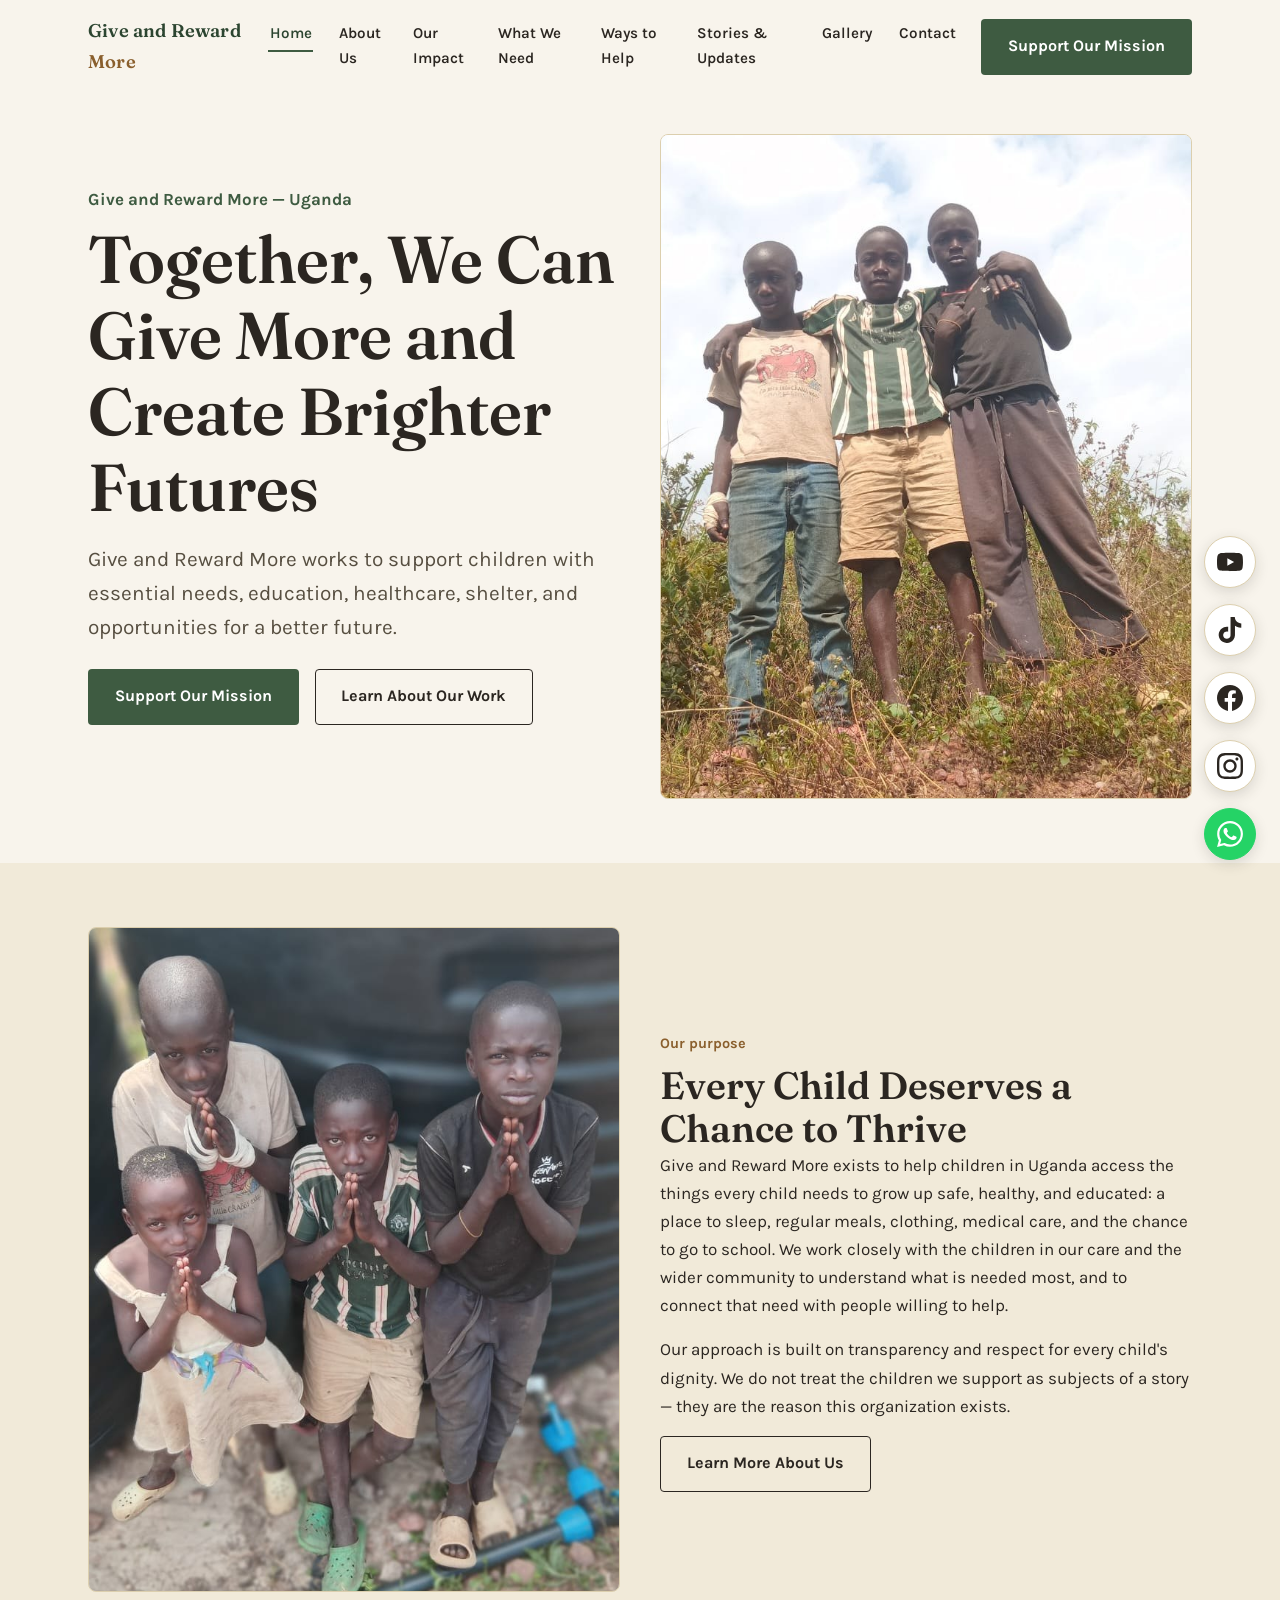
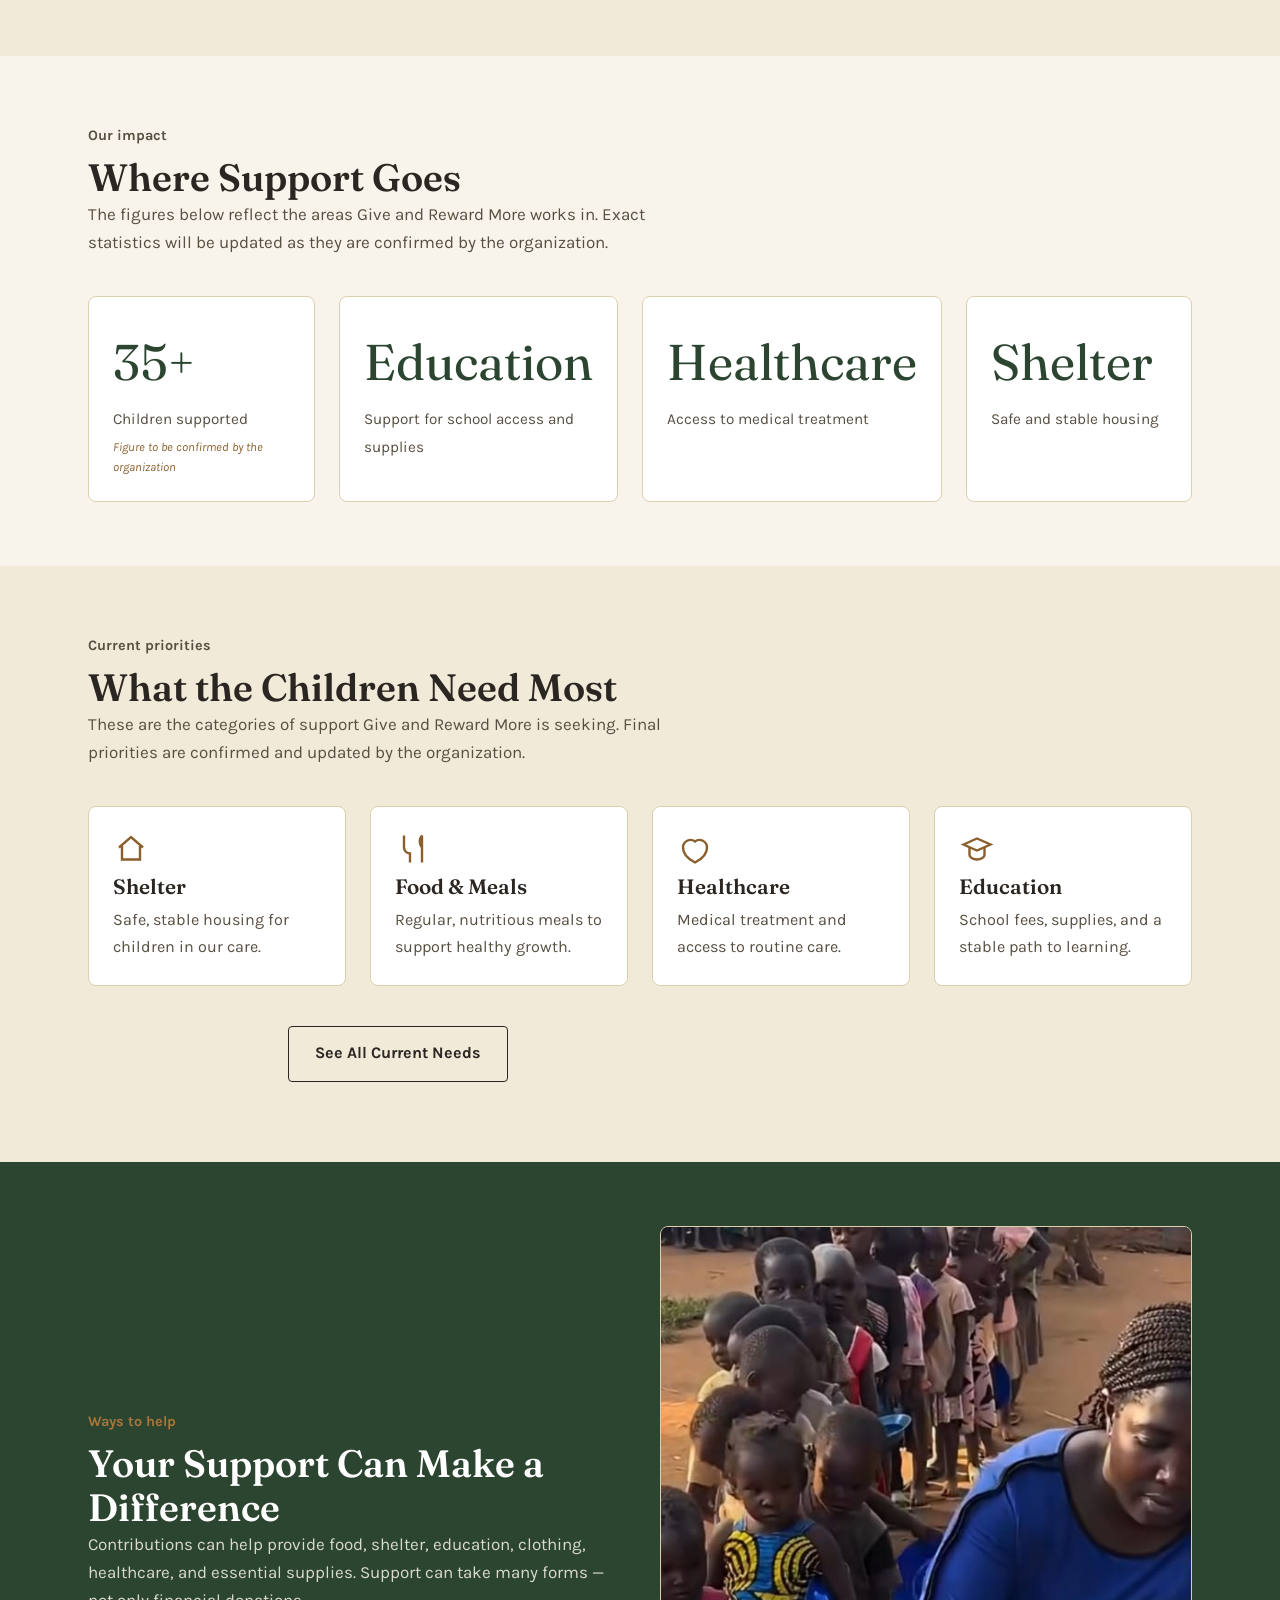
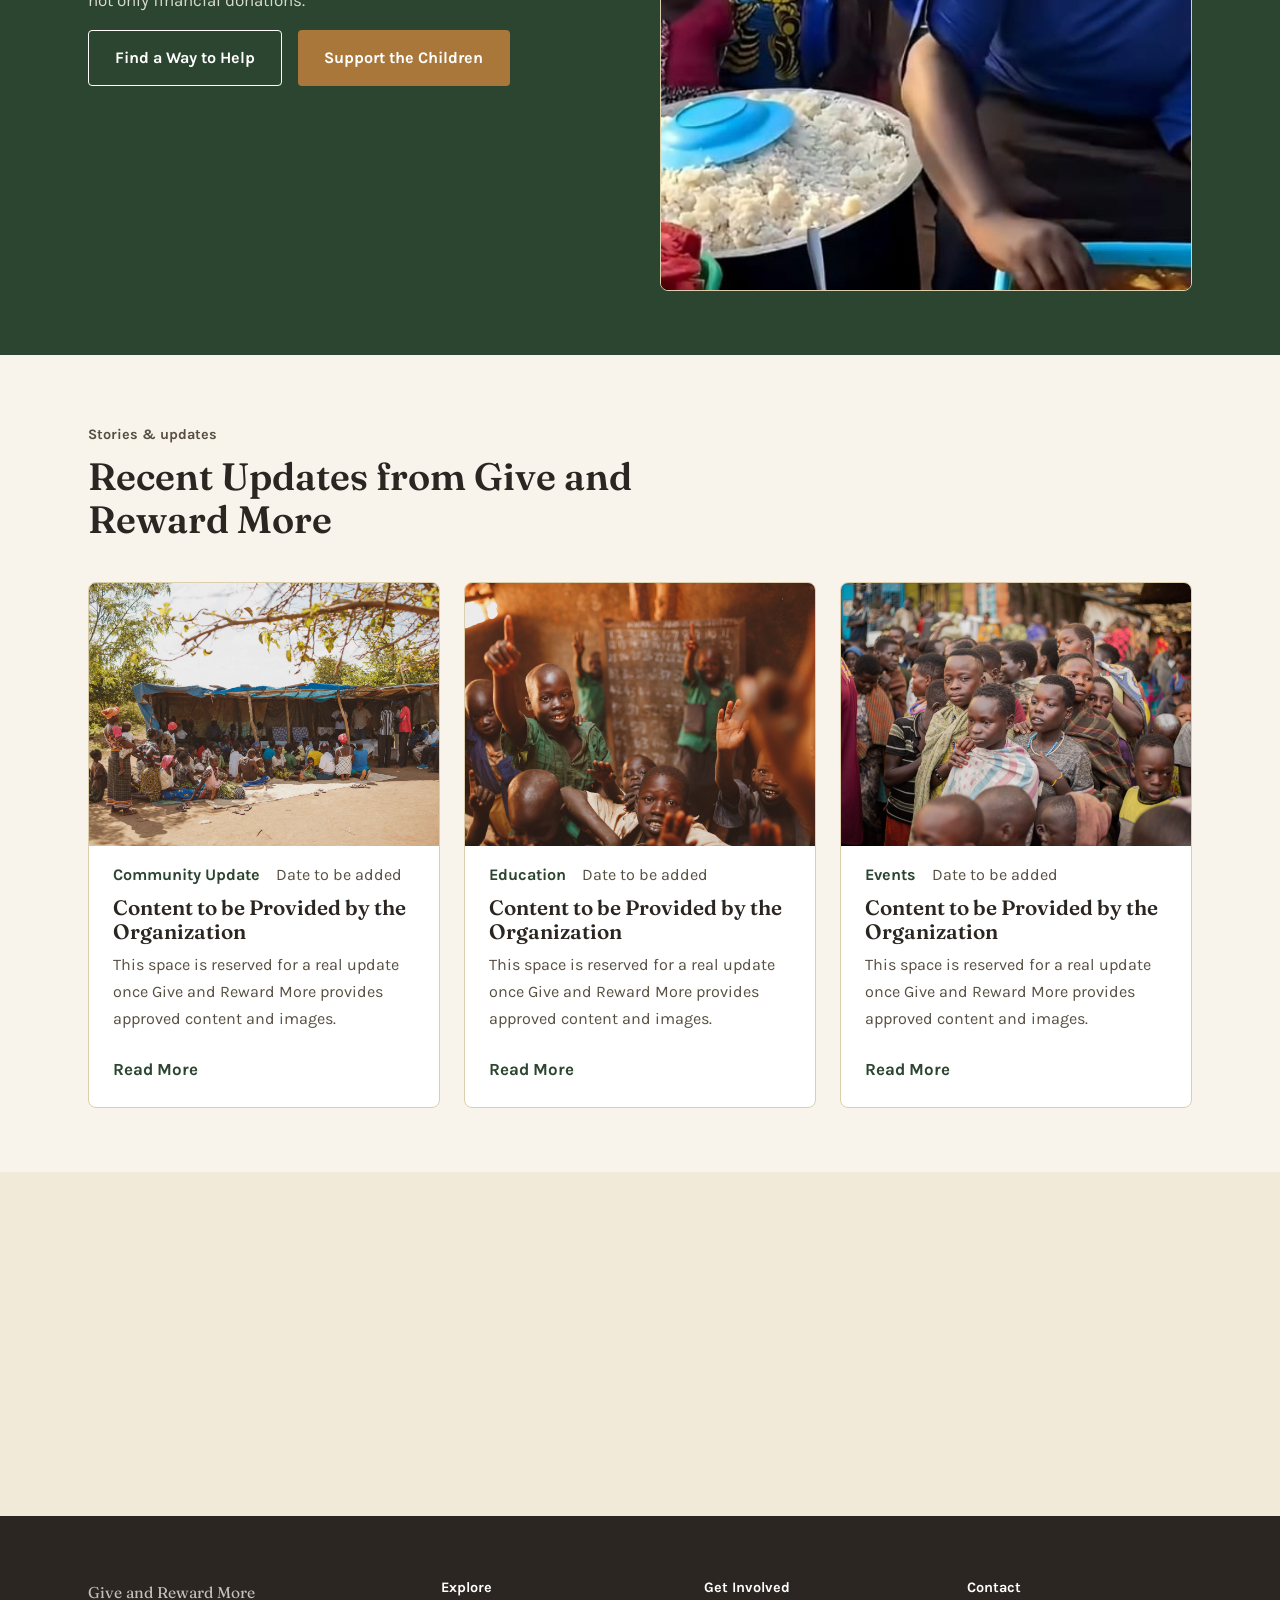
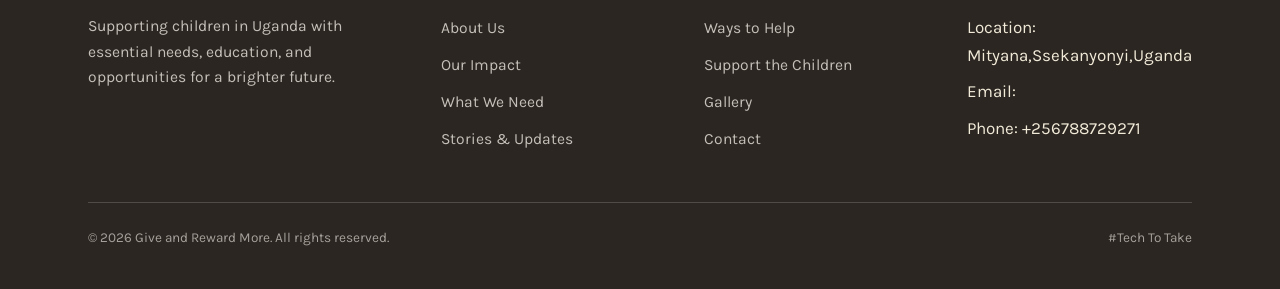
<file: index.html>
<!DOCTYPE html>
<html lang="en">
<head>
  <meta charset="UTF-8">
  <meta name="viewport" content="width=device-width, initial-scale=1.0">
  <title>Give and Reward More | Supporting Children in Uganda</title>
  <meta name="description" content="Give and Reward More supports around 35 children in Uganda with shelter, food, healthcare, education, and other essential needs. Learn how you can help.">
  <meta property="og:title" content="Give and Reward More">
  <meta property="og:description" content="Supporting children in Uganda with essential needs, education, and opportunities for a brighter future.">
  <meta property="og:type" content="website">
  <link rel="preconnect" href="https://fonts.googleapis.com">
  <link rel="preconnect" href="https://fonts.gstatic.com" crossorigin>
  <link href="https://fonts.googleapis.com/css2?family=Fraunces:opsz,wght@9..144,400;9..144,600;9..144,700&family=Karla:wght@400;500;700&display=swap" rel="stylesheet">
  <link rel="stylesheet" href="css/style.css">
  <link rel="stylesheet" href="css/responsive.css">
</head>
<body>
  <a class="skip-link" href="#main">Skip to main content</a>

  <header class="site-header">
    <div class="container nav">
      <a href="index.html" class="nav__brand">Give and Reward <span>More</span></a>

      <button class="nav__toggle" aria-expanded="false" aria-controls="primary-nav" aria-label="Open menu">
        <span></span><span></span><span></span>
      </button>

      <nav id="primary-nav" class="nav__panel" aria-label="Primary">
        <div class="nav__panel-top">
          <span class="nav__brand">Give and Reward <span>More</span></span>
          <button class="nav__close nav__toggle" aria-label="Close menu">
            <span style="transform: translateY(7px) rotate(45deg);"></span>
            <span style="opacity:0;"></span>
            <span style="transform: translateY(-7px) rotate(-45deg);"></span>
          </button>
        </div>
        <ul class="nav__links">
          <li><a href="index.html" aria-current="page">Home</a></li>
          <li><a href="about.html">About Us</a></li>
          <li><a href="impact.html">Our Impact</a></li>
          <li><a href="needs.html">What We Need</a></li>
          <li><a href="ways-to-help.html">Ways to Help</a></li>
          <li><a href="stories.html">Stories &amp; Updates</a></li>
          <li><a href="gallery.html">Gallery</a></li>
          <li><a href="contact.html">Contact</a></li>
        </ul>
        <a class="btn btn--primary nav__cta" href="ways-to-help.html">Support Our Mission</a>
      </nav>
    </div>
  </header>

  <main id="main">

    <!-- HERO -->
    <section class="hero container">
      <div class="hero__grid">
        <div>
          <p class="hero__eyebrow">Give and Reward More &mdash; Uganda</p>
          <h1>Together, We Can Give More and Create Brighter Futures</h1>
          <p class="hero__lede">Give and Reward More works to support children with essential needs, education, healthcare, shelter, and opportunities for a better future.</p>
          <div class="hero__actions">
            <a href="ways-to-help.html" class="btn btn--primary">Support Our Mission</a>
            <a href="about.html" class="btn btn--outline">Learn About Our Work</a>
          </div> 
        </div>
        <div class="hero__media">
          <img src="images/hero-community.jpg" alt="Three boys supported by Give and Reward More standing together outdoors." width="720" height="1180">
        </div>
      </div>
    </section>

    <!-- INTRODUCTION -->
    <section class="section section--alt">
      <div class="container split reveal">
        <div class="split__media">
          <img src="images/intro-mission.jpg" alt="A group of children Give and Reward More supports, gathered together near their community water tank." width="720" height="1280">
        </div>
        <div>
          <p class="kicker">Our purpose</p>
          <h2>Every Child Deserves a Chance to Thrive</h2>
          <p>Give and Reward More exists to help children in Uganda access the things every child needs to grow up safe, healthy, and educated: a place to sleep, regular meals, clothing, medical care, and the chance to go to school. We work closely with the children in our care and the wider community to understand what is needed most, and to connect that need with people willing to help.</p>
          <p>Our approach is built on transparency and respect for every child's dignity. We do not treat the children we support as subjects of a story &mdash; they are the reason this organization exists.</p>
          <a class="btn btn--outline" href="about.html">Learn More About Us</a>
        </div>
      </div>
    </section>

    <!-- IMPACT SNAPSHOT -->
    <section class="section">
      <div class="container">
        <div class="section-head reveal">
          <p class="kicker">Our impact</p>
          <h2>Where Support Goes</h2>
          <p>The figures below reflect the areas Give and Reward More works in. Exact statistics will be updated as they are confirmed by the organization.</p>
        </div>
        <div class="stats reveal">
          <div class="stat">
            <span class="stat__number" data-count-to="35" data-suffix="+">0+</span>
            <span class="stat__label">Children supported</span>
            <span class="stat__placeholder">Figure to be confirmed by the organization</span>
          </div>
          <div class="stat">
            <span class="stat__number">Education</span>
            <span class="stat__label">Support for school access and supplies</span>
          </div>
          <div class="stat">
            <span class="stat__number">Healthcare</span>
            <span class="stat__label">Access to medical treatment</span>
          </div>
          <div class="stat">
            <span class="stat__number">Shelter</span>
            <span class="stat__label">Safe and stable housing</span>
          </div>
        </div>
      </div>
    </section>

    <!-- WHAT WE NEED PREVIEW -->
    <section class="section section--alt">
      <div class="container">
        <div class="section-head reveal">
          <p class="kicker">Current priorities</p>
          <h2>What the Children Need Most</h2>
          <p>These are the categories of support Give and Reward More is seeking. Final priorities are confirmed and updated by the organization.</p>
        </div>
        <div class="help-grid reveal">
          <div class="help-item">
            <svg class="help-item__icon" viewBox="0 0 24 24" fill="none" stroke="currentColor" stroke-width="1.6" aria-hidden="true"><path d="M4 11 12 4l8 7"/><path d="M6 10v9h12v-9"/></svg>
            <h3>Shelter</h3>
            <p>Safe, stable housing for children in our care.</p>
          </div>
          <div class="help-item">
            <svg class="help-item__icon" viewBox="0 0 24 24" fill="none" stroke="currentColor" stroke-width="1.6" aria-hidden="true"><path d="M6 3v8a4 4 0 0 0 4 4v6"/><path d="M18 3c-2 2-2 6 0 8"/><path d="M18 3v18"/></svg>
            <h3>Food &amp; Meals</h3>
            <p>Regular, nutritious meals to support healthy growth.</p>
          </div>
          <div class="help-item">
            <svg class="help-item__icon" viewBox="0 0 24 24" fill="none" stroke="currentColor" stroke-width="1.6" aria-hidden="true"><path d="M12 21c-4-2-8-5-8-10a5 5 0 0 1 8-4 5 5 0 0 1 8 4c0 5-4 8-8 10Z"/></svg>
            <h3>Healthcare</h3>
            <p>Medical treatment and access to routine care.</p>
          </div>
          <div class="help-item">
            <svg class="help-item__icon" viewBox="0 0 24 24" fill="none" stroke="currentColor" stroke-width="1.6" aria-hidden="true"><path d="M3 9 12 5l9 4-9 4-9-4Z"/><path d="M7 11v5c0 1.5 2.2 3 5 3s5-1.5 5-3v-5"/></svg>
            <h3>Education</h3>
            <p>School fees, supplies, and a stable path to learning.</p>
          </div>
        </div>
        <p class="text-center" style="margin-top: var(--space-4);">
          <a class="btn btn--outline" href="needs.html">See All Current Needs</a>
        </p>
      </div>
    </section>

    <!-- WAYS TO HELP CTA -->
    <section class="section section--deep">
      <div class="container split reveal">
        <div>
          <p class="kicker" style="color: var(--color-gold);">Ways to help</p>
          <h2>Your Support Can Make a Difference</h2>
          <p style="color: rgba(248,244,236,0.85);">Contributions can help provide food, shelter, education, clothing, healthcare, and essential supplies. Support can take many forms &mdash; not only financial donations.</p>
          <div class="hero__actions">
            <a href="ways-to-help.html" class="btn btn--on-dark">Find a Way to Help</a>
            <a href="ways-to-help.html#donate" class="btn btn--gold">Support the Children</a>
          </div>
        </div>
        <div class="split__media">
          <img src="images/impact-community.jpg" alt="Children in Give and Reward More's program lining up as meals are served to the community." width="576" height="1213">
        </div>
      </div>
    </section>

    <!-- STORIES PREVIEW -->
    <section class="section">
      <div class="container">
        <div class="section-head reveal">
          <p class="kicker">Stories &amp; updates</p>
          <h2>Recent Updates from Give and Reward More</h2>
        </div>
        <div class="story-grid reveal">
          <article class="story-card">
            <div class="story-card__media">
              <img src="images/distribution.jpg" alt="Placeholder story image; an authorized photograph will be added here." width="800" height="560" loading="lazy">
            </div>
            <div class="story-card__body">
              <p class="story-card__meta"><span class="category">Community Update</span><span>Date to be added</span></p>
              <h3>Content to be Provided by the Organization</h3>
              <p>This space is reserved for a real update once Give and Reward More provides approved content and images.</p>
              <a class="story-card__link" href="stories.html">Read More</a>
            </div>
          </article>
          <article class="story-card">
            <div class="story-card__media">
              <img src="images/education-update2.jpg" alt="Placeholder story image; an authorized photograph will be added here." width="800" height="560" loading="lazy">
            </div>
            <div class="story-card__body">
              <p class="story-card__meta"><span class="category">Education</span><span>Date to be added</span></p>
              <h3>Content to be Provided by the Organization</h3>
              <p>This space is reserved for a real update once Give and Reward More provides approved content and images.</p>
              <a class="story-card__link" href="stories.html">Read More</a>
            </div>
          </article>
          <article class="story-card">
            <div class="story-card__media">
              <img src="images/gathering.jpg" alt="Placeholder story image; an authorized photograph will be added here." width="800" height="560" loading="lazy">
            </div>
            <div class="story-card__body">
              <p class="story-card__meta"><span class="category">Events</span><span>Date to be added</span></p>
              <h3>Content to be Provided by the Organization</h3>
              <p>This space is reserved for a real update once Give and Reward More provides approved content and images.</p>
              <a class="story-card__link" href="stories.html">Read More</a>
            </div>
          </article>
        </div>
      </div>
    </section>

    <!-- CONTACT CTA -->
    <section class="section section--alt">
      <div class="container text-center reveal" style="max-width: 40rem; margin-inline: auto;">
        <h2>Have a Question or Want to Partner With Us?</h2>
        <p>Whether you are an individual, a school, a healthcare provider, or an organization, we would like to hear from you.</p>
        <a class="btn btn--primary" href="contact.html">Contact Us</a>
      </div>
    </section>

  </main>

  <footer class="site-footer">
    <div class="container">
      <div class="footer-grid">
        <div class="footer-col">
          <p class="footer-brand">Give and Reward More</p>
          <p>Supporting children in Uganda with essential needs, education, and opportunities for a brighter future.</p>
        </div>
        <div class="footer-col">
          <h4>Explore</h4>
          <ul>
            <li><a href="about.html">About Us</a></li>
            <li><a href="impact.html">Our Impact</a></li>
            <li><a href="needs.html">What We Need</a></li>
            <li><a href="stories.html">Stories &amp; Updates</a></li>
          </ul>
        </div>
        <div class="footer-col">
          <h4>Get Involved</h4>
          <ul>
            <li><a href="ways-to-help.html">Ways to Help</a></li>
            <li><a href="ways-to-help.html#donate">Support the Children</a></li>
            <li><a href="gallery.html">Gallery</a></li>
            <li><a href="contact.html">Contact</a></li>
          </ul>
        </div>
        <div class="footer-col">
          <h4>Contact</h4>
          <ul>
            <li>Location: Mityana,Ssekanyonyi,Uganda</li>
            <li>Email: </li>
            <li>Phone: +256788729271</li>
          </ul>
        </div>
      </div>
      <div class="footer-bottom">
        <p>&copy; <span data-current-year>2026</span> Give and Reward More. All rights reserved.</p>
        <p>#Tech To Take</p>
      </div>
    </div>
  </footer>

  <!-- Floating Social Media & WhatsApp -->
  <div class="floating-social" aria-label="Social media and contact links">
    <a href="https://wa.me/256788729271" class="floating-social__btn floating-social__btn--whatsapp" target="_blank" rel="noopener noreferrer" aria-label="Contact us on WhatsApp">
      <svg viewBox="0 0 24 24" fill="currentColor" aria-hidden="true">
        <path d="M17.472 14.382c-.297-.149-1.758-.867-2.03-.967-.273-.099-.471-.148-.67.15-.197.297-.767.966-.94 1.164-.173.199-.347.223-.644.075-.297-.15-1.255-.463-2.39-1.475-.883-.788-1.48-1.761-1.653-2.059-.173-.297-.018-.458.13-.606.134-.133.298-.347.446-.52.149-.174.198-.298.298-.497.099-.198.05-.371-.025-.52-.075-.149-.669-1.612-.916-2.207-.242-.579-.487-.5-.669-.51-.173-.008-.371-.01-.57-.01-.198 0-.52.074-.792.372-.272.297-1.04 1.016-1.04 2.479 0 1.462 1.065 2.875 1.213 3.074.149.198 2.096 3.2 5.077 4.487.709.306 1.262.489 1.694.625.712.227 1.36.195 1.871.118.571-.085 1.758-.719 2.006-1.413.248-.694.248-1.289.173-1.413-.074-.124-.272-.198-.57-.347m-5.421 7.403h-.004a9.87 9.87 0 01-5.031-1.378l-.361-.214-3.741.982.998-3.648-.235-.374a9.86 9.86 0 01-1.51-5.26c.001-5.45 4.436-9.884 9.888-9.884 2.64 0 5.122 1.03 6.988 2.898a9.825 9.825 0 012.893 6.994c-.003 5.45-4.437 9.884-9.885 9.884m8.413-18.297A11.815 11.815 0 0012.05 0C5.495 0 .16 5.335.157 11.892c0 2.096.547 4.142 1.588 5.945L.057 24l6.305-1.654a11.882 11.882 0 005.683 1.448h.005c6.554 0 11.89-5.335 11.893-11.893a11.821 11.821 0 00-3.48-8.413z"/>
      </svg>
    </a>
    <div class="floating-social__menu" aria-label="Additional social media links">
      <a href="#" class="floating-social__btn floating-social__btn--social" aria-label="Follow us on Instagram">
        <svg viewBox="0 0 24 24" fill="currentColor" aria-hidden="true">
          <path d="M12 2.163c3.204 0 3.584.012 4.85.07 3.252.148 4.771 1.691 4.919 4.919.058 1.265.069 1.645.069 4.849 0 3.205-.012 3.584-.069 4.849-.149 3.225-1.664 4.771-4.919 4.919-1.266.058-1.644.07-4.85.07-3.204 0-3.584-.012-4.849-.07-3.26-.149-4.771-1.699-4.919-4.92-.058-1.265-.07-1.644-.07-4.849 0-3.204.013-3.583.07-4.849.149-3.227 1.664-4.771 4.919-4.919 1.266-.057 1.645-.069 4.849-.069zm0-2.163c-3.259 0-3.667.014-4.947.072-4.358.2-6.78 2.618-6.98 6.98-.059 1.281-.073 1.689-.073 4.948 0 3.259.014 3.668.072 4.948.2 4.358 2.618 6.78 6.98 6.98 1.281.058 1.689.072 4.948.072 3.259 0 3.668-.014 4.948-.072 4.354-.2 6.782-2.618 6.979-6.98.059-1.28.073-1.689.073-4.948 0-3.259-.014-3.667-.072-4.947-.196-4.354-2.617-6.78-6.979-6.98-1.281-.059-1.69-.073-4.949-.073zm0 5.838c-3.403 0-6.162 2.759-6.162 6.162s2.759 6.163 6.162 6.163 6.162-2.759 6.162-6.163c0-3.403-2.759-6.162-6.162-6.162zm0 10.162c-2.209 0-4-1.79-4-4 0-2.209 1.791-4 4-4s4 1.791 4 4c0 2.21-1.791 4-4 4zm6.406-11.845c-.796 0-1.441.645-1.441 1.44s.645 1.44 1.441 1.44c.795 0 1.439-.645 1.439-1.44s-.644-1.44-1.439-1.44z"/>
        </svg>
      </a>
      <a href="#" class="floating-social__btn floating-social__btn--social" aria-label="Follow us on Facebook">
        <svg viewBox="0 0 24 24" fill="currentColor" aria-hidden="true">
          <path d="M24 12.073c0-6.627-5.373-12-12-12s-12 5.373-12 12c0 5.99 4.388 10.954 10.125 11.854v-8.385H7.078v-3.47h3.047V9.43c0-3.007 1.792-4.669 4.533-4.669 1.312 0 2.686.235 2.686.235v2.953H15.83c-1.491 0-1.956.925-1.956 1.874v2.25h3.328l-.532 3.47h-2.796v8.385C19.612 23.027 24 18.062 24 12.073z"/>
        </svg>
      </a>
      <a href="#" class="floating-social__btn floating-social__btn--social" aria-label="Follow us on TikTok">
        <svg viewBox="0 0 24 24" fill="currentColor" aria-hidden="true">
          <path d="M12.525.02c1.31-.02 2.61-.01 3.91-.02.08 1.53.63 3.09 1.75 4.17 1.12 1.11 2.7 1.62 4.24 1.79v4.03c-1.44-.05-2.89-.35-4.2-.97-.57-.26-1.1-.59-1.62-.93-.01 2.92.01 5.84-.02 8.75-.08 1.4-.54 2.79-1.35 3.94-1.31 1.92-3.58 3.17-5.91 3.21-1.43.08-2.86-.31-4.08-1.03-2.02-1.19-3.44-3.37-3.65-5.71-.02-.5-.03-1-.01-1.49.18-1.9 1.12-3.72 2.58-4.96 1.66-1.44 3.98-2.13 6.15-1.72.02 1.48-.04 2.96-.04 4.44-.99-.32-2.15-.23-3.02.37-.63.41-1.11 1.04-1.36 1.75-.21.51-.15 1.07-.14 1.61.24 1.64 1.82 3.02 3.5 2.87 1.12-.01 2.19-.66 2.77-1.61.19-.33.4-.67.41-1.06.1-1.79.06-3.57.07-5.36.01-4.03-.01-8.05.02-12.07z"/>
        </svg>
      </a>
      <a href="#" class="floating-social__btn floating-social__btn--social" aria-label="Follow us on YouTube">
        <svg viewBox="0 0 24 24" fill="currentColor" aria-hidden="true">
          <path d="M23.498 6.186a3.016 3.016 0 0 0-2.122-2.136C19.505 3.545 12 3.545 12 3.545s-7.505 0-9.377.505A3.017 3.017 0 0 0 .502 6.186C0 8.07 0 12 0 12s0 3.93.502 5.814a3.016 3.016 0 0 0 2.122 2.136c1.871.505 9.376.505 9.376.505s7.505 0 9.377-.505a3.015 3.015 0 0 0 2.122-2.136C24 15.93 24 12 24 12s0-3.93-.502-5.814zM9.545 15.568V8.432L15.818 12l-6.273 3.568z"/>
        </svg>
      </a>
    </div>
  </div>

  <script src="js/main.js"></script>
</body>
</html>
</file>
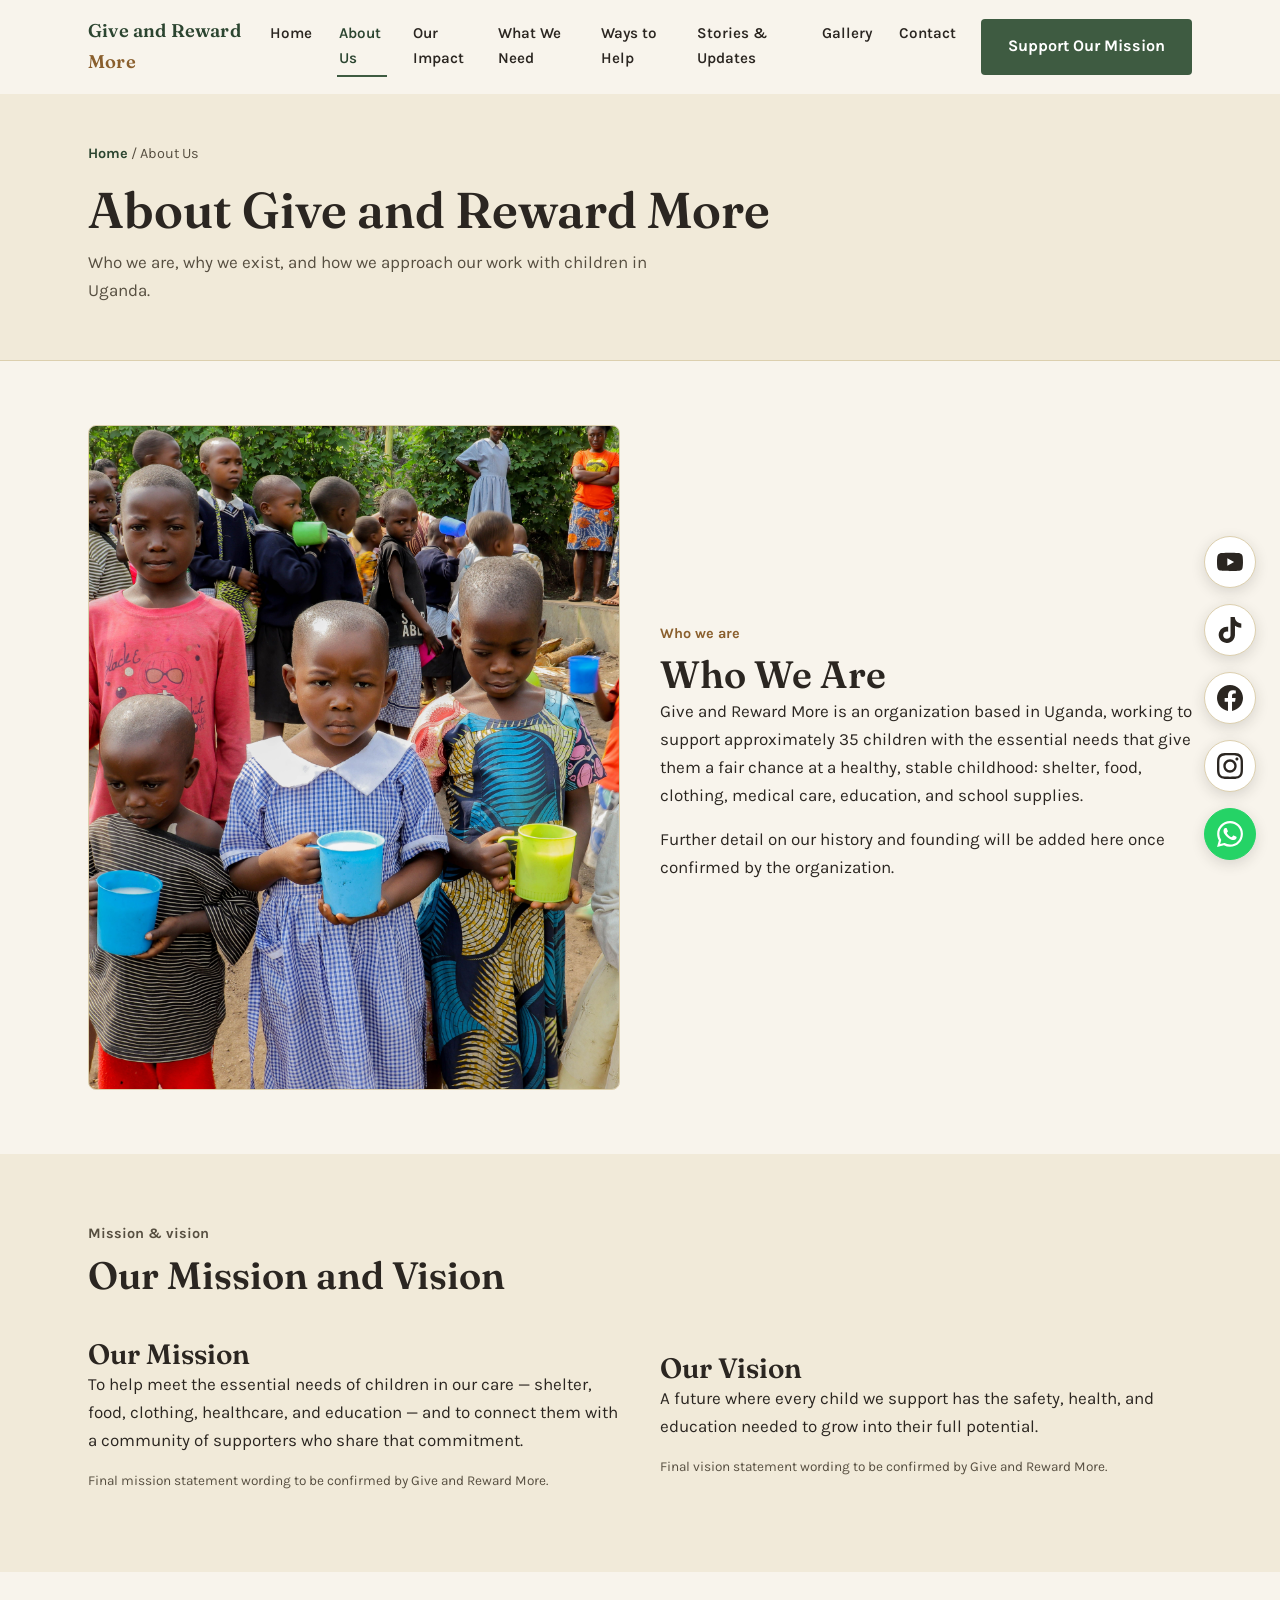
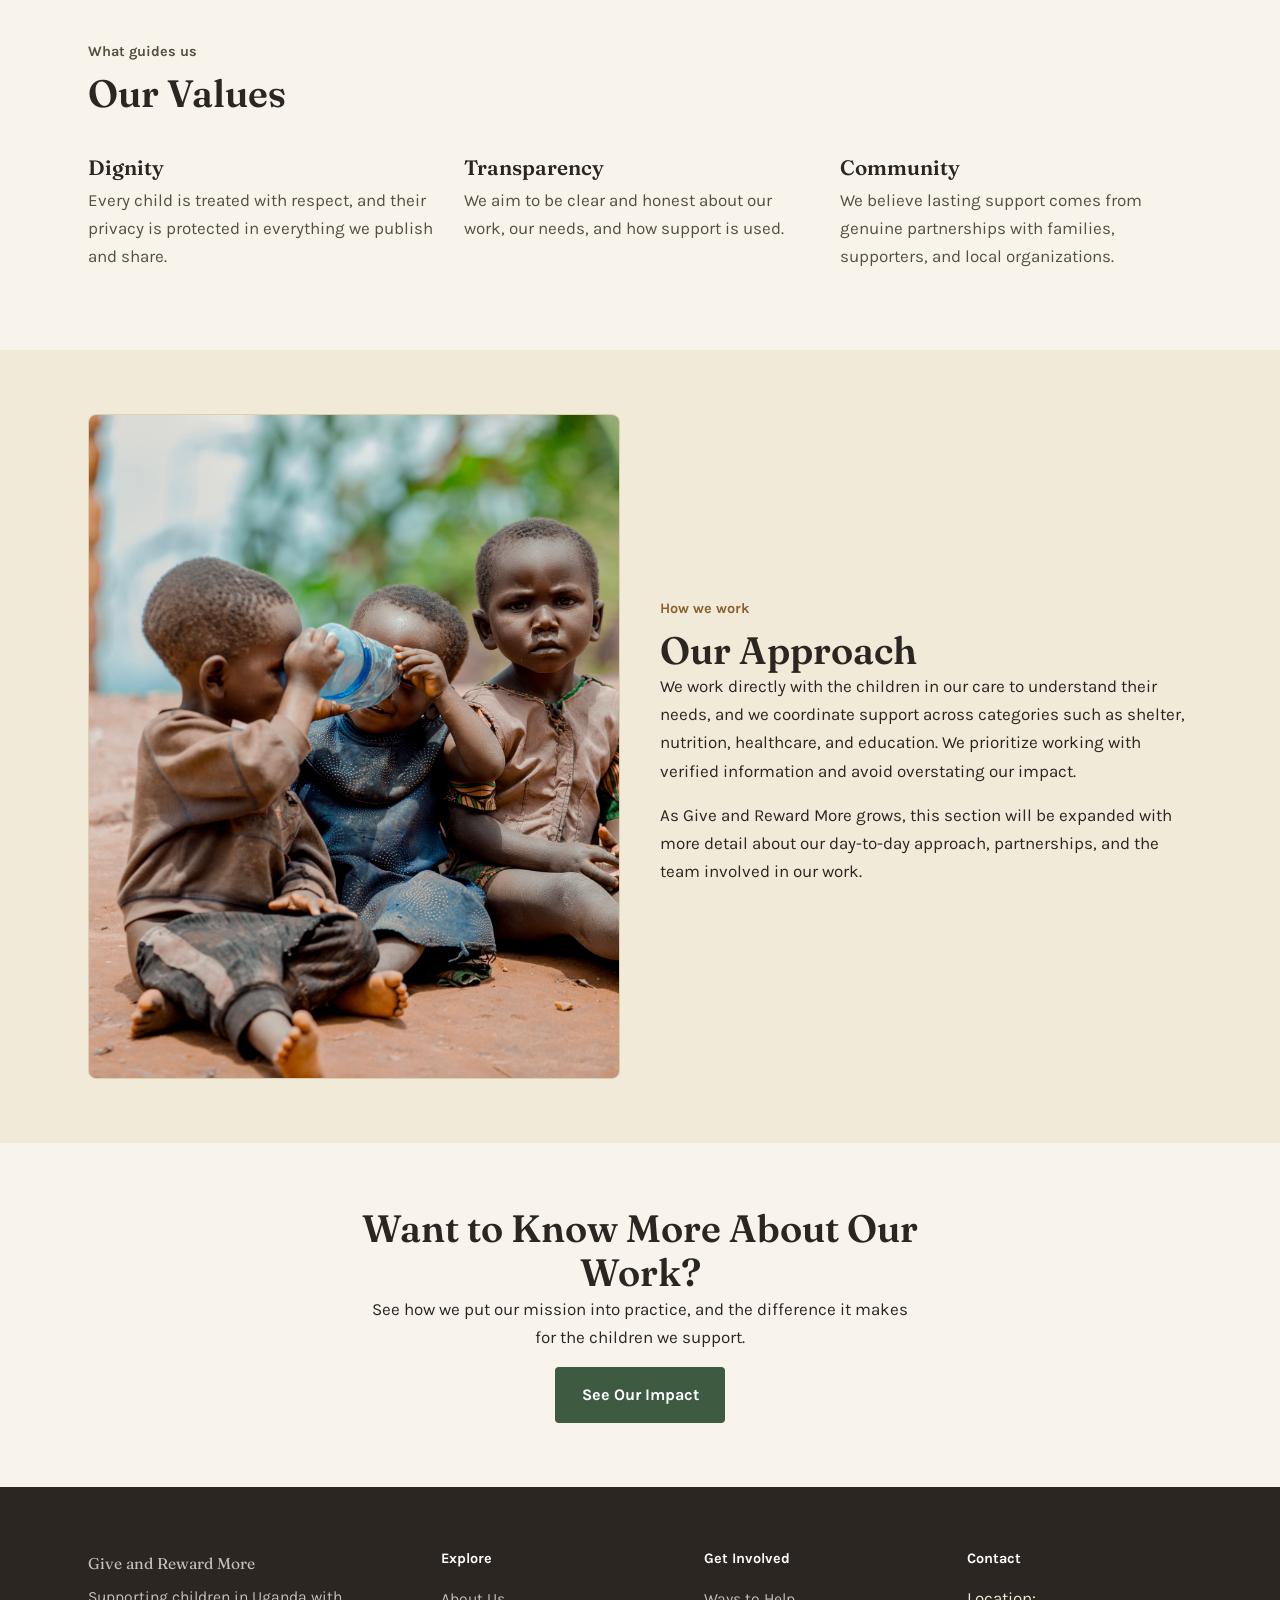
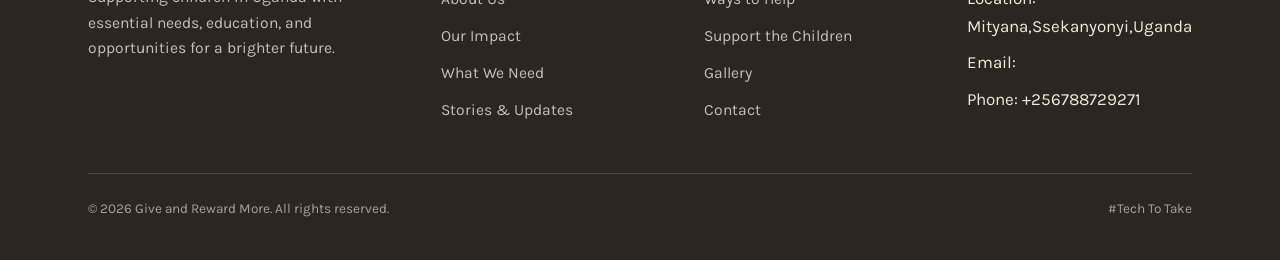
<file: about.html>
<!DOCTYPE html>
<html lang="en">
<head>
  <meta charset="UTF-8">
  <meta name="viewport" content="width=device-width, initial-scale=1.0">
  <title>About Us | Give and Reward More</title>
  <meta name="description" content="Learn about Give and Reward More's mission, vision, and approach to supporting children in Uganda.">
  <link rel="preconnect" href="https://fonts.googleapis.com">
  <link rel="preconnect" href="https://fonts.gstatic.com" crossorigin>
  <link href="https://fonts.googleapis.com/css2?family=Fraunces:opsz,wght@9..144,400;9..144,600;9..144,700&family=Karla:wght@400;500;700&display=swap" rel="stylesheet">
  <link rel="stylesheet" href="css/style.css">
  <link rel="stylesheet" href="css/responsive.css">
</head>
<body>
  <a class="skip-link" href="#main">Skip to main content</a>

  <header class="site-header">
    <div class="container nav">
      <a href="index.html" class="nav__brand">Give and Reward <span>More</span></a>
      <button class="nav__toggle" aria-expanded="false" aria-controls="primary-nav" aria-label="Open menu">
        <span></span><span></span><span></span>
      </button>
      <nav id="primary-nav" class="nav__panel" aria-label="Primary">
        <div class="nav__panel-top">
          <span class="nav__brand">Give and Reward <span>More</span></span>
          <button class="nav__close nav__toggle" aria-label="Close menu">
            <span style="transform: translateY(7px) rotate(45deg);"></span>
            <span style="opacity:0;"></span>
            <span style="transform: translateY(-7px) rotate(-45deg);"></span>
          </button>
        </div>
        <ul class="nav__links">
          <li><a href="index.html">Home</a></li>
          <li><a href="about.html" aria-current="page">About Us</a></li>
          <li><a href="impact.html">Our Impact</a></li>
          <li><a href="needs.html">What We Need</a></li>
          <li><a href="ways-to-help.html">Ways to Help</a></li>
          <li><a href="stories.html">Stories &amp; Updates</a></li>
          <li><a href="gallery.html">Gallery</a></li>
          <li><a href="contact.html">Contact</a></li>
        </ul>
        <a class="btn btn--primary nav__cta" href="ways-to-help.html">Support Our Mission</a>
      </nav>
    </div>
  </header>

  <main id="main">

    <section class="page-header">
      <div class="container">
        <p class="breadcrumb"><a href="index.html">Home</a> / About Us</p>
        <h1>About Give and Reward More</h1>
        <p>Who we are, why we exist, and how we approach our work with children in Uganda.</p>
      </div>
    </section>

    <section class="section">
      <div class="container split reveal">
        <div class="split__media">
          <img src="images/childrencenter.jpg" alt="Placeholder team or activity image; an authorized photograph will be added here." width="1200" height="900">
        </div>
        <div>
          <p class="kicker">Who we are</p>
          <h2>Who We Are</h2>
          <p>Give and Reward More is an organization based in Uganda, working to support approximately 35 children with the essential needs that give them a fair chance at a healthy, stable childhood: shelter, food, clothing, medical care, education, and school supplies.</p>
          <p>Further detail on our history and founding will be added here once confirmed by the organization.</p>
        </div>
      </div>
    </section>

    <section class="section section--alt">
      <div class="container">
        <div class="section-head reveal">
          <p class="kicker">Mission &amp; vision</p>
          <h2>Our Mission and Vision</h2>
        </div>
        <div class="split reveal">
          <div>
            <h3>Our Mission</h3>
            <p>To help meet the essential needs of children in our care &mdash; shelter, food, clothing, healthcare, and education &mdash; and to connect them with a community of supporters who share that commitment.</p>
            <p class="field-hint">Final mission statement wording to be confirmed by Give and Reward More.</p>
          </div>
          <div>
            <h3>Our Vision</h3>
            <p>A future where every child we support has the safety, health, and education needed to grow into their full potential.</p>
            <p class="field-hint">Final vision statement wording to be confirmed by Give and Reward More.</p>
          </div>
        </div>
      </div>
    </section>

    <section class="section">
      <div class="container">
        <div class="section-head reveal">
          <p class="kicker">What guides us</p>
          <h2>Our Values</h2>
        </div>
        <div class="value-list reveal">
          <div class="value-item">
            <h3>Dignity</h3>
            <p>Every child is treated with respect, and their privacy is protected in everything we publish and share.</p>
          </div>
          <div class="value-item">
            <h3>Transparency</h3>
            <p>We aim to be clear and honest about our work, our needs, and how support is used.</p>
          </div>
          <div class="value-item">
            <h3>Community</h3>
            <p>We believe lasting support comes from genuine partnerships with families, supporters, and local organizations.</p>
          </div>
        </div>
      </div>
    </section>

    <section class="section section--alt">
      <div class="container split split--reverse reveal">
        <div class="split__media">
          <img src="images/ophan-3.jpg" alt="Placeholder image representing our approach; an authorized photograph will be added here." width="1200" height="900">
        </div>
        <div>
          <p class="kicker">How we work</p>
          <h2>Our Approach</h2>
          <p>We work directly with the children in our care to understand their needs, and we coordinate support across categories such as shelter, nutrition, healthcare, and education. We prioritize working with verified information and avoid overstating our impact.</p>
          <p>As Give and Reward More grows, this section will be expanded with more detail about our day-to-day approach, partnerships, and the team involved in our work.</p>
        </div>
      </div>
    </section>

    <section class="section text-center reveal">
      <div class="container" style="max-width: 40rem; margin-inline: auto;">
        <h2>Want to Know More About Our Work?</h2>
        <p>See how we put our mission into practice, and the difference it makes for the children we support.</p>
        <a class="btn btn--primary" href="impact.html">See Our Impact</a>
      </div>
    </section>

  </main>

  <footer class="site-footer">
    <div class="container">
      <div class="footer-grid">
        <div class="footer-col">
          <p class="footer-brand">Give and Reward More</p>
          <p>Supporting children in Uganda with essential needs, education, and opportunities for a brighter future.</p>
        </div>
        <div class="footer-col">
          <h4>Explore</h4>
          <ul>
            <li><a href="about.html">About Us</a></li>
            <li><a href="impact.html">Our Impact</a></li>
            <li><a href="needs.html">What We Need</a></li>
            <li><a href="stories.html">Stories &amp; Updates</a></li>
          </ul>
        </div>
        <div class="footer-col">
          <h4>Get Involved</h4>
          <ul>
            <li><a href="ways-to-help.html">Ways to Help</a></li>
            <li><a href="ways-to-help.html#donate">Support the Children</a></li>
            <li><a href="gallery.html">Gallery</a></li>
            <li><a href="contact.html">Contact</a></li>
          </ul>
        </div>
        <div class="footer-col">
          <h4>Contact</h4>
          <ul>
            <li>Location: Mityana,Ssekanyonyi,Uganda</li>
            <li>Email: </li>
            <li>Phone: +256788729271</li>
          </ul>
        </div>
      </div>
      <div class="footer-bottom">
        <p>&copy; <span data-current-year>2026</span> Give and Reward More. All rights reserved.</p>
        <p>#Tech To Take</p>
      </div>
    </div>
  </footer>

  <!-- Floating Social Media & WhatsApp -->
  <div class="floating-social" aria-label="Social media and contact links">
    <a href="https://wa.me/256788729271" class="floating-social__btn floating-social__btn--whatsapp" target="_blank" rel="noopener noreferrer" aria-label="Contact us on WhatsApp">
      <svg viewBox="0 0 24 24" fill="currentColor" aria-hidden="true">
        <path d="M17.472 14.382c-.297-.149-1.758-.867-2.03-.967-.273-.099-.471-.148-.67.15-.197.297-.767.966-.94 1.164-.173.199-.347.223-.644.075-.297-.15-1.255-.463-2.39-1.475-.883-.788-1.48-1.761-1.653-2.059-.173-.297-.018-.458.13-.606.134-.133.298-.347.446-.52.149-.174.198-.298.298-.497.099-.198.05-.371-.025-.52-.075-.149-.669-1.612-.916-2.207-.242-.579-.487-.5-.669-.51-.173-.008-.371-.01-.57-.01-.198 0-.52.074-.792.372-.272.297-1.04 1.016-1.04 2.479 0 1.462 1.065 2.875 1.213 3.074.149.198 2.096 3.2 5.077 4.487.709.306 1.262.489 1.694.625.712.227 1.36.195 1.871.118.571-.085 1.758-.719 2.006-1.413.248-.694.248-1.289.173-1.413-.074-.124-.272-.198-.57-.347m-5.421 7.403h-.004a9.87 9.87 0 01-5.031-1.378l-.361-.214-3.741.982.998-3.648-.235-.374a9.86 9.86 0 01-1.51-5.26c.001-5.45 4.436-9.884 9.888-9.884 2.64 0 5.122 1.03 6.988 2.898a9.825 9.825 0 012.893 6.994c-.003 5.45-4.437 9.884-9.885 9.884m8.413-18.297A11.815 11.815 0 0012.05 0C5.495 0 .16 5.335.157 11.892c0 2.096.547 4.142 1.588 5.945L.057 24l6.305-1.654a11.882 11.882 0 005.683 1.448h.005c6.554 0 11.89-5.335 11.893-11.893a11.821 11.821 0 00-3.48-8.413z"/>
      </svg>
    </a>
    <div class="floating-social__menu" aria-label="Additional social media links">
      <a href="#" class="floating-social__btn floating-social__btn--social" aria-label="Follow us on Instagram">
        <svg viewBox="0 0 24 24" fill="currentColor" aria-hidden="true">
          <path d="M12 2.163c3.204 0 3.584.012 4.85.07 3.252.148 4.771 1.691 4.919 4.919.058 1.265.069 1.645.069 4.849 0 3.205-.012 3.584-.069 4.849-.149 3.225-1.664 4.771-4.919 4.919-1.266.058-1.644.07-4.85.07-3.204 0-3.584-.012-4.849-.07-3.26-.149-4.771-1.699-4.919-4.92-.058-1.265-.07-1.644-.07-4.849 0-3.204.013-3.583.07-4.849.149-3.227 1.664-4.771 4.919-4.919 1.266-.057 1.645-.069 4.849-.069zm0-2.163c-3.259 0-3.667.014-4.947.072-4.358.2-6.78 2.618-6.98 6.98-.059 1.281-.073 1.689-.073 4.948 0 3.259.014 3.668.072 4.948.2 4.358 2.618 6.78 6.98 6.98 1.281.058 1.689.072 4.948.072 3.259 0 3.668-.014 4.948-.072 4.354-.2 6.782-2.618 6.979-6.98.059-1.28.073-1.689.073-4.948 0-3.259-.014-3.667-.072-4.947-.196-4.354-2.617-6.78-6.979-6.98-1.281-.059-1.69-.073-4.949-.073zm0 5.838c-3.403 0-6.162 2.759-6.162 6.162s2.759 6.163 6.162 6.163 6.162-2.759 6.162-6.163c0-3.403-2.759-6.162-6.162-6.162zm0 10.162c-2.209 0-4-1.79-4-4 0-2.209 1.791-4 4-4s4 1.791 4 4c0 2.21-1.791 4-4 4zm6.406-11.845c-.796 0-1.441.645-1.441 1.44s.645 1.44 1.441 1.44c.795 0 1.439-.645 1.439-1.44s-.644-1.44-1.439-1.44z"/>
        </svg>
      </a>
      <a href="#" class="floating-social__btn floating-social__btn--social" aria-label="Follow us on Facebook">
        <svg viewBox="0 0 24 24" fill="currentColor" aria-hidden="true">
          <path d="M24 12.073c0-6.627-5.373-12-12-12s-12 5.373-12 12c0 5.99 4.388 10.954 10.125 11.854v-8.385H7.078v-3.47h3.047V9.43c0-3.007 1.792-4.669 4.533-4.669 1.312 0 2.686.235 2.686.235v2.953H15.83c-1.491 0-1.956.925-1.956 1.874v2.25h3.328l-.532 3.47h-2.796v8.385C19.612 23.027 24 18.062 24 12.073z"/>
        </svg>
      </a>
      <a href="#" class="floating-social__btn floating-social__btn--social" aria-label="Follow us on TikTok">
        <svg viewBox="0 0 24 24" fill="currentColor" aria-hidden="true">
          <path d="M12.525.02c1.31-.02 2.61-.01 3.91-.02.08 1.53.63 3.09 1.75 4.17 1.12 1.11 2.7 1.62 4.24 1.79v4.03c-1.44-.05-2.89-.35-4.2-.97-.57-.26-1.1-.59-1.62-.93-.01 2.92.01 5.84-.02 8.75-.08 1.4-.54 2.79-1.35 3.94-1.31 1.92-3.58 3.17-5.91 3.21-1.43.08-2.86-.31-4.08-1.03-2.02-1.19-3.44-3.37-3.65-5.71-.02-.5-.03-1-.01-1.49.18-1.9 1.12-3.72 2.58-4.96 1.66-1.44 3.98-2.13 6.15-1.72.02 1.48-.04 2.96-.04 4.44-.99-.32-2.15-.23-3.02.37-.63.41-1.11 1.04-1.36 1.75-.21.51-.15 1.07-.14 1.61.24 1.64 1.82 3.02 3.5 2.87 1.12-.01 2.19-.66 2.77-1.61.19-.33.4-.67.41-1.06.1-1.79.06-3.57.07-5.36.01-4.03-.01-8.05.02-12.07z"/>
        </svg>
      </a>
      <a href="#" class="floating-social__btn floating-social__btn--social" aria-label="Follow us on YouTube">
        <svg viewBox="0 0 24 24" fill="currentColor" aria-hidden="true">
          <path d="M23.498 6.186a3.016 3.016 0 0 0-2.122-2.136C19.505 3.545 12 3.545 12 3.545s-7.505 0-9.377.505A3.017 3.017 0 0 0 .502 6.186C0 8.07 0 12 0 12s0 3.93.502 5.814a3.016 3.016 0 0 0 2.122 2.136c1.871.505 9.376.505 9.376.505s7.505 0 9.377-.505a3.015 3.015 0 0 0 2.122-2.136C24 15.93 24 12 24 12s0-3.93-.502-5.814zM9.545 15.568V8.432L15.818 12l-6.273 3.568z"/>
        </svg>
      </a>
    </div>
  </div>

  <script src="js/main.js"></script>
</body>
</html>
</file>
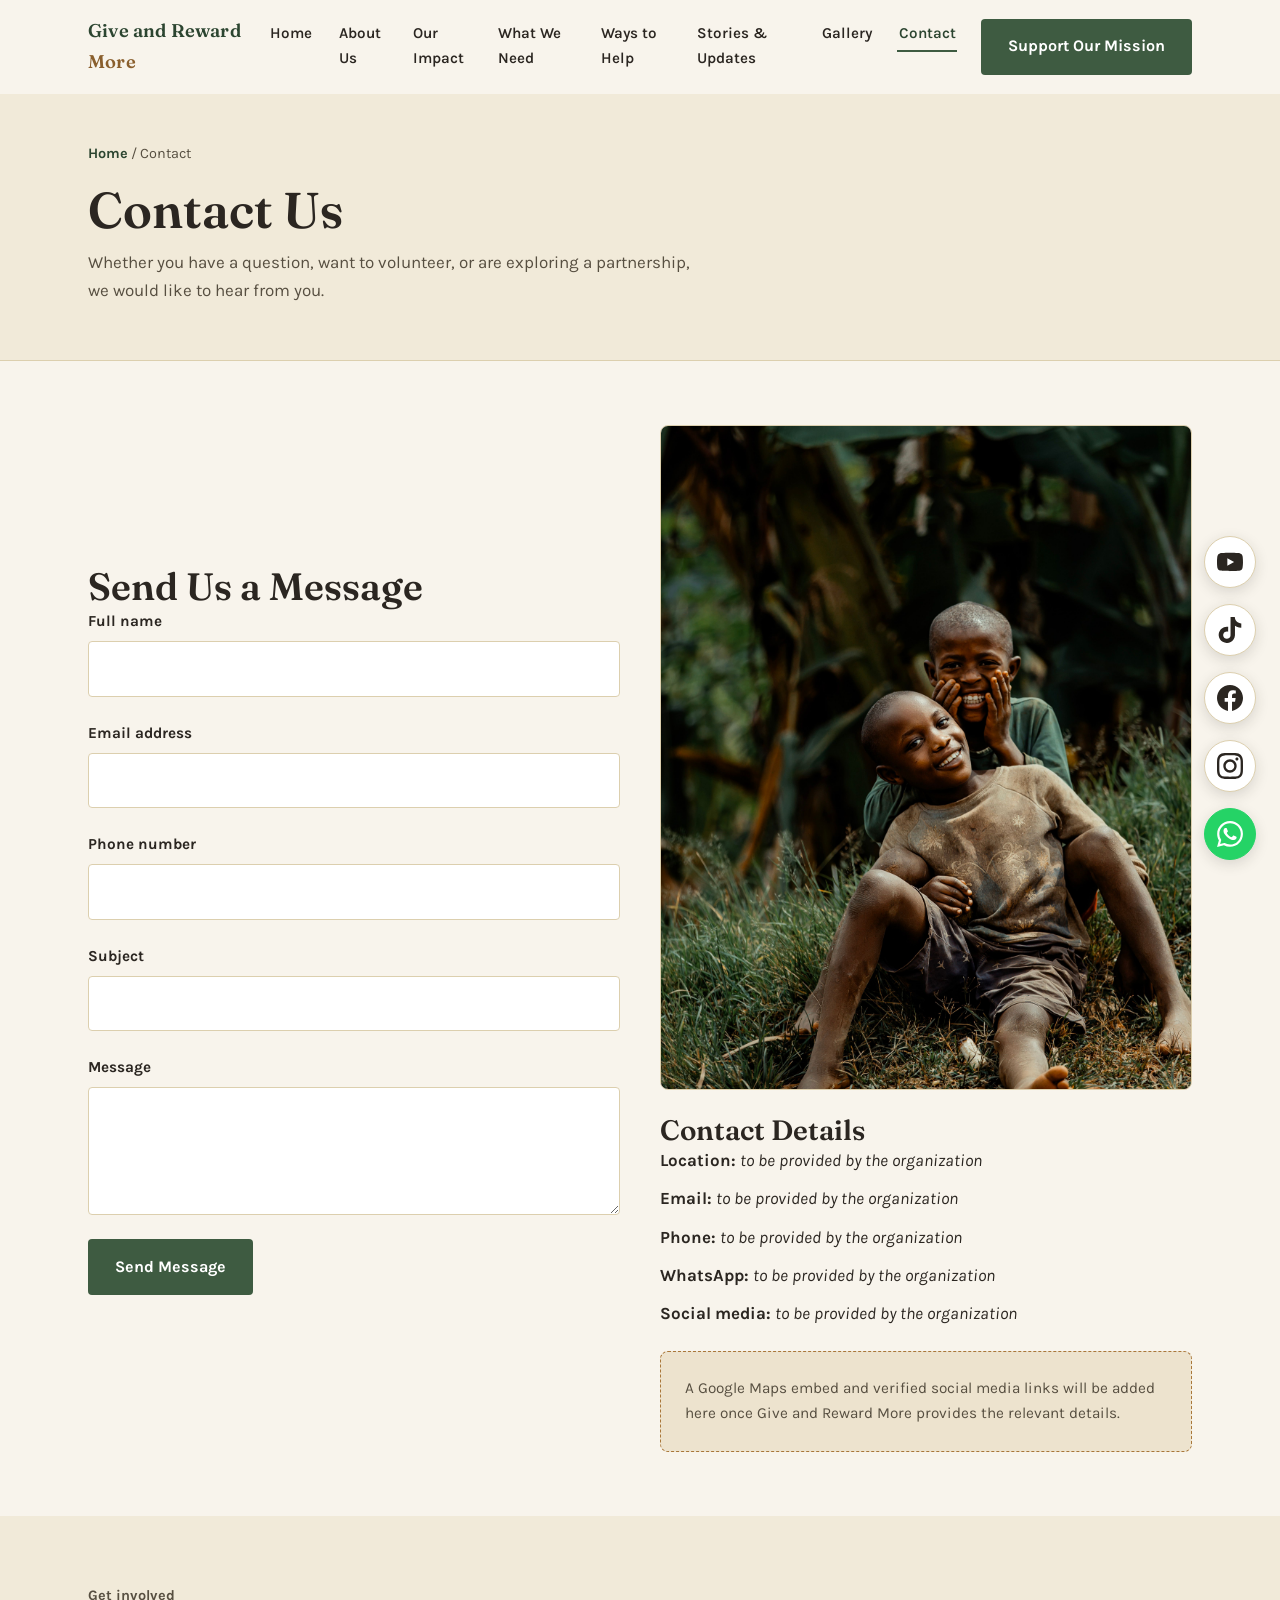
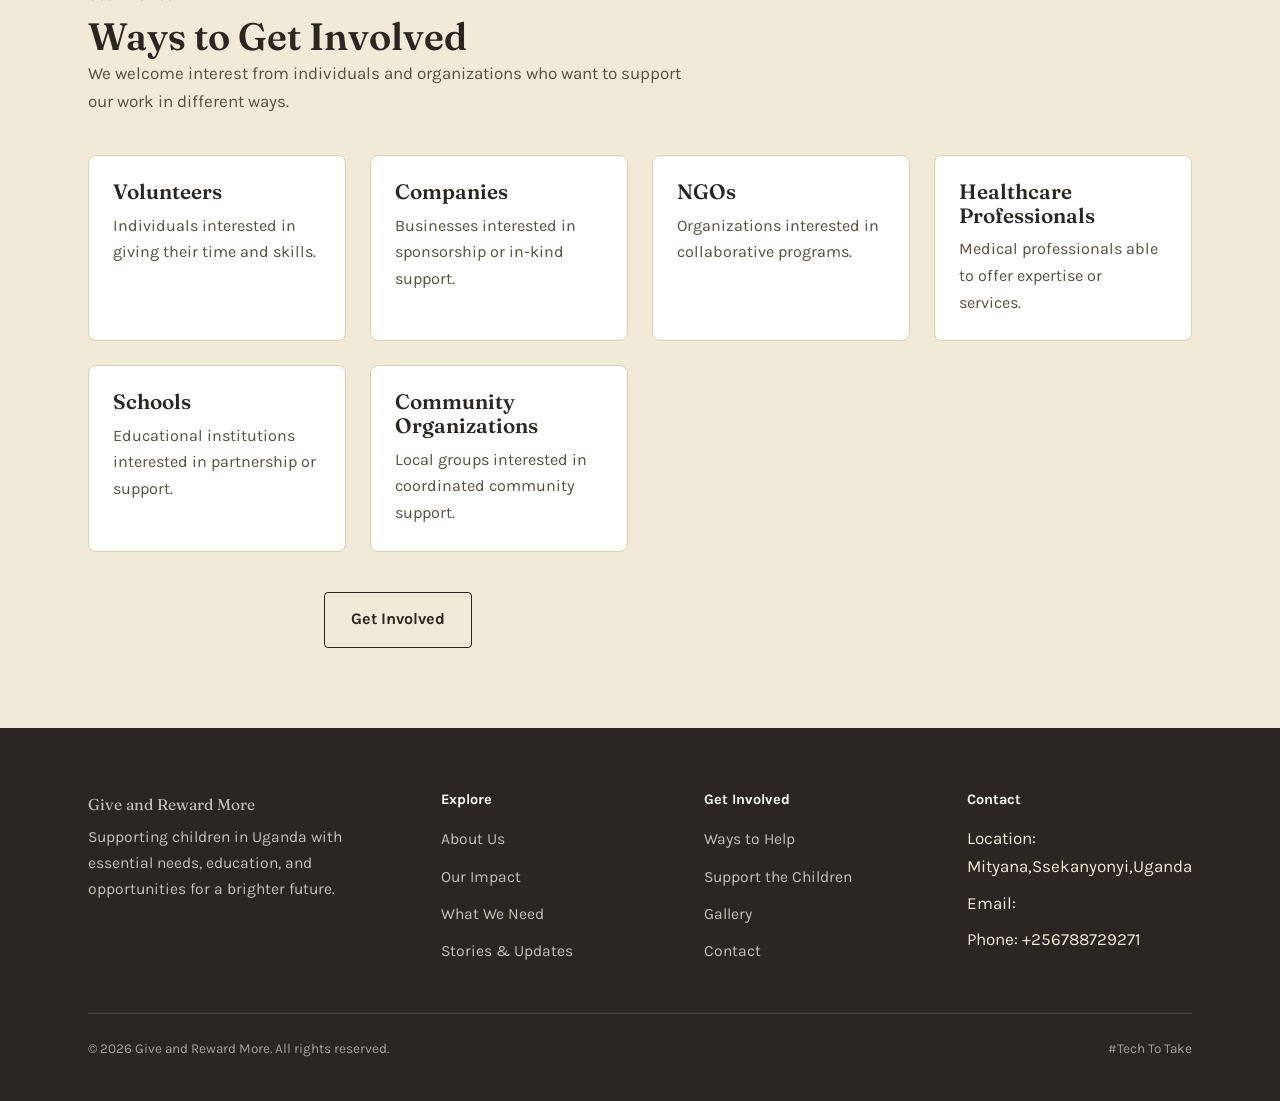
<file: contact.html>
<!DOCTYPE html>
<html lang="en">
<head>
  <meta charset="UTF-8">
  <meta name="viewport" content="width=device-width, initial-scale=1.0">
  <title>Contact Us | Give and Reward More</title>
  <meta name="description" content="Get in touch with Give and Reward More, or find out how to volunteer, partner, or get involved.">
  <link rel="preconnect" href="https://fonts.googleapis.com">
  <link rel="preconnect" href="https://fonts.gstatic.com" crossorigin>
  <link href="https://fonts.googleapis.com/css2?family=Fraunces:opsz,wght@9..144,400;9..144,600;9..144,700&family=Karla:wght@400;500;700&display=swap" rel="stylesheet">
  <link rel="stylesheet" href="css/style.css">
  <link rel="stylesheet" href="css/responsive.css">
</head>
<body>
  <a class="skip-link" href="#main">Skip to main content</a>

  <header class="site-header">
    <div class="container nav">
      <a href="index.html" class="nav__brand">Give and Reward <span>More</span></a>
      <button class="nav__toggle" aria-expanded="false" aria-controls="primary-nav" aria-label="Open menu">
        <span></span><span></span><span></span>
      </button>
      <nav id="primary-nav" class="nav__panel" aria-label="Primary">
        <div class="nav__panel-top">
          <span class="nav__brand">Give and Reward <span>More</span></span>
          <button class="nav__close nav__toggle" aria-label="Close menu">
            <span style="transform: translateY(7px) rotate(45deg);"></span>
            <span style="opacity:0;"></span>
            <span style="transform: translateY(-7px) rotate(-45deg);"></span>
          </button>
        </div>
        <ul class="nav__links">
          <li><a href="index.html">Home</a></li>
          <li><a href="about.html">About Us</a></li>
          <li><a href="impact.html">Our Impact</a></li>
          <li><a href="needs.html">What We Need</a></li>
          <li><a href="ways-to-help.html">Ways to Help</a></li>
          <li><a href="stories.html">Stories &amp; Updates</a></li>
          <li><a href="gallery.html">Gallery</a></li>
          <li><a href="contact.html" aria-current="page">Contact</a></li>
        </ul>
        <a class="btn btn--primary nav__cta" href="ways-to-help.html">Support Our Mission</a>
      </nav>
    </div>
  </header>

  <main id="main">

    <section class="page-header">
      <div class="container">
        <p class="breadcrumb"><a href="index.html">Home</a> / Contact</p>
        <h1>Contact Us</h1>
        <p>Whether you have a question, want to volunteer, or are exploring a partnership, we would like to hear from you.</p>
      </div>
    </section>

    <section class="section">
      <div class="container split reveal">
        <div>
          <h2>Send Us a Message</h2>

          <form id="contact-form" novalidate>
            <div class="form-status" role="status" tabindex="-1"></div>
            <div class="visually-hidden" aria-hidden="true">
              <label for="contact-website">Leave this field blank</label>
              <input type="text" id="contact-website" name="website" tabindex="-1" autocomplete="off">
            </div>
            <div class="form-grid">
              <div class="field">
                <label for="contact-name">Full name</label>
                <input type="text" id="contact-name" name="full_name" required autocomplete="name">
                <span class="field-error" role="alert"></span>
              </div>
              <div class="field">
                <label for="contact-email">Email address</label>
                <input type="email" id="contact-email" name="email" required autocomplete="email">
                <span class="field-error" role="alert"></span>
              </div>
              <div class="field">
                <label for="contact-phone">Phone number</label>
                <input type="tel" id="contact-phone" name="phone" autocomplete="tel">
                <span class="field-error" role="alert"></span>
              </div>
              <div class="field">
                <label for="contact-subject">Subject</label>
                <input type="text" id="contact-subject" name="subject" required>
                <span class="field-error" role="alert"></span>
              </div>
              <div class="field">
                <label for="contact-message">Message</label>
                <textarea id="contact-message" name="message" required></textarea>
                <span class="field-error" role="alert"></span>
              </div>
            </div>
            <p style="margin-top: var(--space-3);">
              <button type="submit" class="btn btn--primary">Send Message</button>
            </p>
          </form>
        </div>

        <div>
          <div class="split__media" style="margin-bottom: var(--space-3);">
            <img src="images/streetboys.jpg" alt="Placeholder location image; a photo or map will be added once provided by the organization." width="1200" height="900">
          </div>

          <h3>Contact Details</h3>
          <ul style="display:flex; flex-direction:column; gap: 0.6em; margin-bottom: var(--space-3);">
            <li><strong>Location:</strong> <em>to be provided by the organization</em></li>
            <li><strong>Email:</strong> <em>to be provided by the organization</em></li>
            <li><strong>Phone:</strong> <em>to be provided by the organization</em></li>
            <li><strong>WhatsApp:</strong> <em>to be provided by the organization</em></li>
            <li><strong>Social media:</strong> <em>to be provided by the organization</em></li>
          </ul>
          <div class="notice">
            A Google Maps embed and verified social media links will be added here once Give and Reward More provides the relevant details.
          </div>
        </div>
      </div>
    </section>

    <!-- GET INVOLVED -->
    <section class="section section--alt">
      <div class="container">
        <div class="section-head reveal">
          <p class="kicker">Get involved</p>
          <h2>Ways to Get Involved</h2>
          <p>We welcome interest from individuals and organizations who want to support our work in different ways.</p>
        </div>
        <div class="help-grid reveal">
          <div class="help-item">
            <h3>Volunteers</h3>
            <p>Individuals interested in giving their time and skills.</p>
          </div>
          <div class="help-item">
            <h3>Companies</h3>
            <p>Businesses interested in sponsorship or in-kind support.</p>
          </div>
          <div class="help-item">
            <h3>NGOs</h3>
            <p>Organizations interested in collaborative programs.</p>
          </div>
          <div class="help-item">
            <h3>Healthcare Professionals</h3>
            <p>Medical professionals able to offer expertise or services.</p>
          </div>
          <div class="help-item">
            <h3>Schools</h3>
            <p>Educational institutions interested in partnership or support.</p>
          </div>
          <div class="help-item">
            <h3>Community Organizations</h3>
            <p>Local groups interested in coordinated community support.</p>
          </div>
        </div>
        <p class="text-center" style="margin-top: var(--space-4);">
          <a class="btn btn--outline" href="ways-to-help.html#support">Get Involved</a>
        </p>
      </div>
    </section>

  </main>

  <footer class="site-footer">
    <div class="container">
      <div class="footer-grid">
        <div class="footer-col">
          <p class="footer-brand">Give and Reward More</p>
          <p>Supporting children in Uganda with essential needs, education, and opportunities for a brighter future.</p>
        </div>
        <div class="footer-col">
          <h4>Explore</h4>
          <ul>
            <li><a href="about.html">About Us</a></li>
            <li><a href="impact.html">Our Impact</a></li>
            <li><a href="needs.html">What We Need</a></li>
            <li><a href="stories.html">Stories &amp; Updates</a></li>
          </ul>
        </div>
        <div class="footer-col">
          <h4>Get Involved</h4>
          <ul>
            <li><a href="ways-to-help.html">Ways to Help</a></li>
            <li><a href="ways-to-help.html#donate">Support the Children</a></li>
            <li><a href="gallery.html">Gallery</a></li>
            <li><a href="contact.html">Contact</a></li>
          </ul>
        </div>
        <div class="footer-col">
          <h4>Contact</h4>
          <ul>
            <li>Location: Mityana,Ssekanyonyi,Uganda</li>
            <li>Email: </li>
            <li>Phone: +256788729271</li>
          </ul>
        </div>
      </div>
      <div class="footer-bottom">
        <p>&copy; <span data-current-year>2026</span> Give and Reward More. All rights reserved.</p>
        <p>#Tech To Take</p>
      </div>
    </div>
  </footer>

  <!-- Floating Social Media & WhatsApp -->
  <div class="floating-social" aria-label="Social media and contact links">
    <a href="https://wa.me/256788729271" class="floating-social__btn floating-social__btn--whatsapp" target="_blank" rel="noopener noreferrer" aria-label="Contact us on WhatsApp">
      <svg viewBox="0 0 24 24" fill="currentColor" aria-hidden="true">
        <path d="M17.472 14.382c-.297-.149-1.758-.867-2.03-.967-.273-.099-.471-.148-.67.15-.197.297-.767.966-.94 1.164-.173.199-.347.223-.644.075-.297-.15-1.255-.463-2.39-1.475-.883-.788-1.48-1.761-1.653-2.059-.173-.297-.018-.458.13-.606.134-.133.298-.347.446-.52.149-.174.198-.298.298-.497.099-.198.05-.371-.025-.52-.075-.149-.669-1.612-.916-2.207-.242-.579-.487-.5-.669-.51-.173-.008-.371-.01-.57-.01-.198 0-.52.074-.792.372-.272.297-1.04 1.016-1.04 2.479 0 1.462 1.065 2.875 1.213 3.074.149.198 2.096 3.2 5.077 4.487.709.306 1.262.489 1.694.625.712.227 1.36.195 1.871.118.571-.085 1.758-.719 2.006-1.413.248-.694.248-1.289.173-1.413-.074-.124-.272-.198-.57-.347m-5.421 7.403h-.004a9.87 9.87 0 01-5.031-1.378l-.361-.214-3.741.982.998-3.648-.235-.374a9.86 9.86 0 01-1.51-5.26c.001-5.45 4.436-9.884 9.888-9.884 2.64 0 5.122 1.03 6.988 2.898a9.825 9.825 0 012.893 6.994c-.003 5.45-4.437 9.884-9.885 9.884m8.413-18.297A11.815 11.815 0 0012.05 0C5.495 0 .16 5.335.157 11.892c0 2.096.547 4.142 1.588 5.945L.057 24l6.305-1.654a11.882 11.882 0 005.683 1.448h.005c6.554 0 11.89-5.335 11.893-11.893a11.821 11.821 0 00-3.48-8.413z"/>
      </svg>
    </a>
    <div class="floating-social__menu" aria-label="Additional social media links">
      <a href="http://Instagram.com/@bro.thersamuel" class="floating-social__btn floating-social__btn--social" aria-label="Follow us on Instagram">
        <svg viewBox="0 0 24 24" fill="currentColor" aria-hidden="true">
          <path d="M12 2.163c3.204 0 3.584.012 4.85.07 3.252.148 4.771 1.691 4.919 4.919.058 1.265.069 1.645.069 4.849 0 3.205-.012 3.584-.069 4.849-.149 3.225-1.664 4.771-4.919 4.919-1.266.058-1.644.07-4.85.07-3.204 0-3.584-.012-4.849-.07-3.26-.149-4.771-1.699-4.919-4.92-.058-1.265-.07-1.644-.07-4.849 0-3.204.013-3.583.07-4.849.149-3.227 1.664-4.771 4.919-4.919 1.266-.057 1.645-.069 4.849-.069zm0-2.163c-3.259 0-3.667.014-4.947.072-4.358.2-6.78 2.618-6.98 6.98-.059 1.281-.073 1.689-.073 4.948 0 3.259.014 3.668.072 4.948.2 4.358 2.618 6.78 6.98 6.98 1.281.058 1.689.072 4.948.072 3.259 0 3.668-.014 4.948-.072 4.354-.2 6.782-2.618 6.979-6.98.059-1.28.073-1.689.073-4.948 0-3.259-.014-3.667-.072-4.947-.196-4.354-2.617-6.78-6.979-6.98-1.281-.059-1.69-.073-4.949-.073zm0 5.838c-3.403 0-6.162 2.759-6.162 6.162s2.759 6.163 6.162 6.163 6.162-2.759 6.162-6.163c0-3.403-2.759-6.162-6.162-6.162zm0 10.162c-2.209 0-4-1.79-4-4 0-2.209 1.791-4 4-4s4 1.791 4 4c0 2.21-1.791 4-4 4zm6.406-11.845c-.796 0-1.441.645-1.441 1.44s.645 1.44 1.441 1.44c.795 0 1.439-.645 1.439-1.44s-.644-1.44-1.439-1.44z"/>
        </svg>
      </a>
      <a href="#" class="floating-social__btn floating-social__btn--social" aria-label="Follow us on Facebook">
        <svg viewBox="0 0 24 24" fill="currentColor" aria-hidden="true">
          <path d="M24 12.073c0-6.627-5.373-12-12-12s-12 5.373-12 12c0 5.99 4.388 10.954 10.125 11.854v-8.385H7.078v-3.47h3.047V9.43c0-3.007 1.792-4.669 4.533-4.669 1.312 0 2.686.235 2.686.235v2.953H15.83c-1.491 0-1.956.925-1.956 1.874v2.25h3.328l-.532 3.47h-2.796v8.385C19.612 23.027 24 18.062 24 12.073z"/>
        </svg>
      </a>
      <a href="#" class="floating-social__btn floating-social__btn--social" aria-label="Follow us on TikTok">
        <svg viewBox="0 0 24 24" fill="currentColor" aria-hidden="true">
          <path d="M12.525.02c1.31-.02 2.61-.01 3.91-.02.08 1.53.63 3.09 1.75 4.17 1.12 1.11 2.7 1.62 4.24 1.79v4.03c-1.44-.05-2.89-.35-4.2-.97-.57-.26-1.1-.59-1.62-.93-.01 2.92.01 5.84-.02 8.75-.08 1.4-.54 2.79-1.35 3.94-1.31 1.92-3.58 3.17-5.91 3.21-1.43.08-2.86-.31-4.08-1.03-2.02-1.19-3.44-3.37-3.65-5.71-.02-.5-.03-1-.01-1.49.18-1.9 1.12-3.72 2.58-4.96 1.66-1.44 3.98-2.13 6.15-1.72.02 1.48-.04 2.96-.04 4.44-.99-.32-2.15-.23-3.02.37-.63.41-1.11 1.04-1.36 1.75-.21.51-.15 1.07-.14 1.61.24 1.64 1.82 3.02 3.5 2.87 1.12-.01 2.19-.66 2.77-1.61.19-.33.4-.67.41-1.06.1-1.79.06-3.57.07-5.36.01-4.03-.01-8.05.02-12.07z"/>
        </svg>
      </a>
      <a href="#" class="floating-social__btn floating-social__btn--social" aria-label="Follow us on YouTube">
        <svg viewBox="0 0 24 24" fill="currentColor" aria-hidden="true">
          <path d="M23.498 6.186a3.016 3.016 0 0 0-2.122-2.136C19.505 3.545 12 3.545 12 3.545s-7.505 0-9.377.505A3.017 3.017 0 0 0 .502 6.186C0 8.07 0 12 0 12s0 3.93.502 5.814a3.016 3.016 0 0 0 2.122 2.136c1.871.505 9.376.505 9.376.505s7.505 0 9.377-.505a3.015 3.015 0 0 0 2.122-2.136C24 15.93 24 12 24 12s0-3.93-.502-5.814zM9.545 15.568V8.432L15.818 12l-6.273 3.568z"/>
        </svg>
      </a>
    </div>
  </div>

  <script src="js/main.js"></script>
  <script src="js/forms.js"></script>
</body>
</html>
</file>
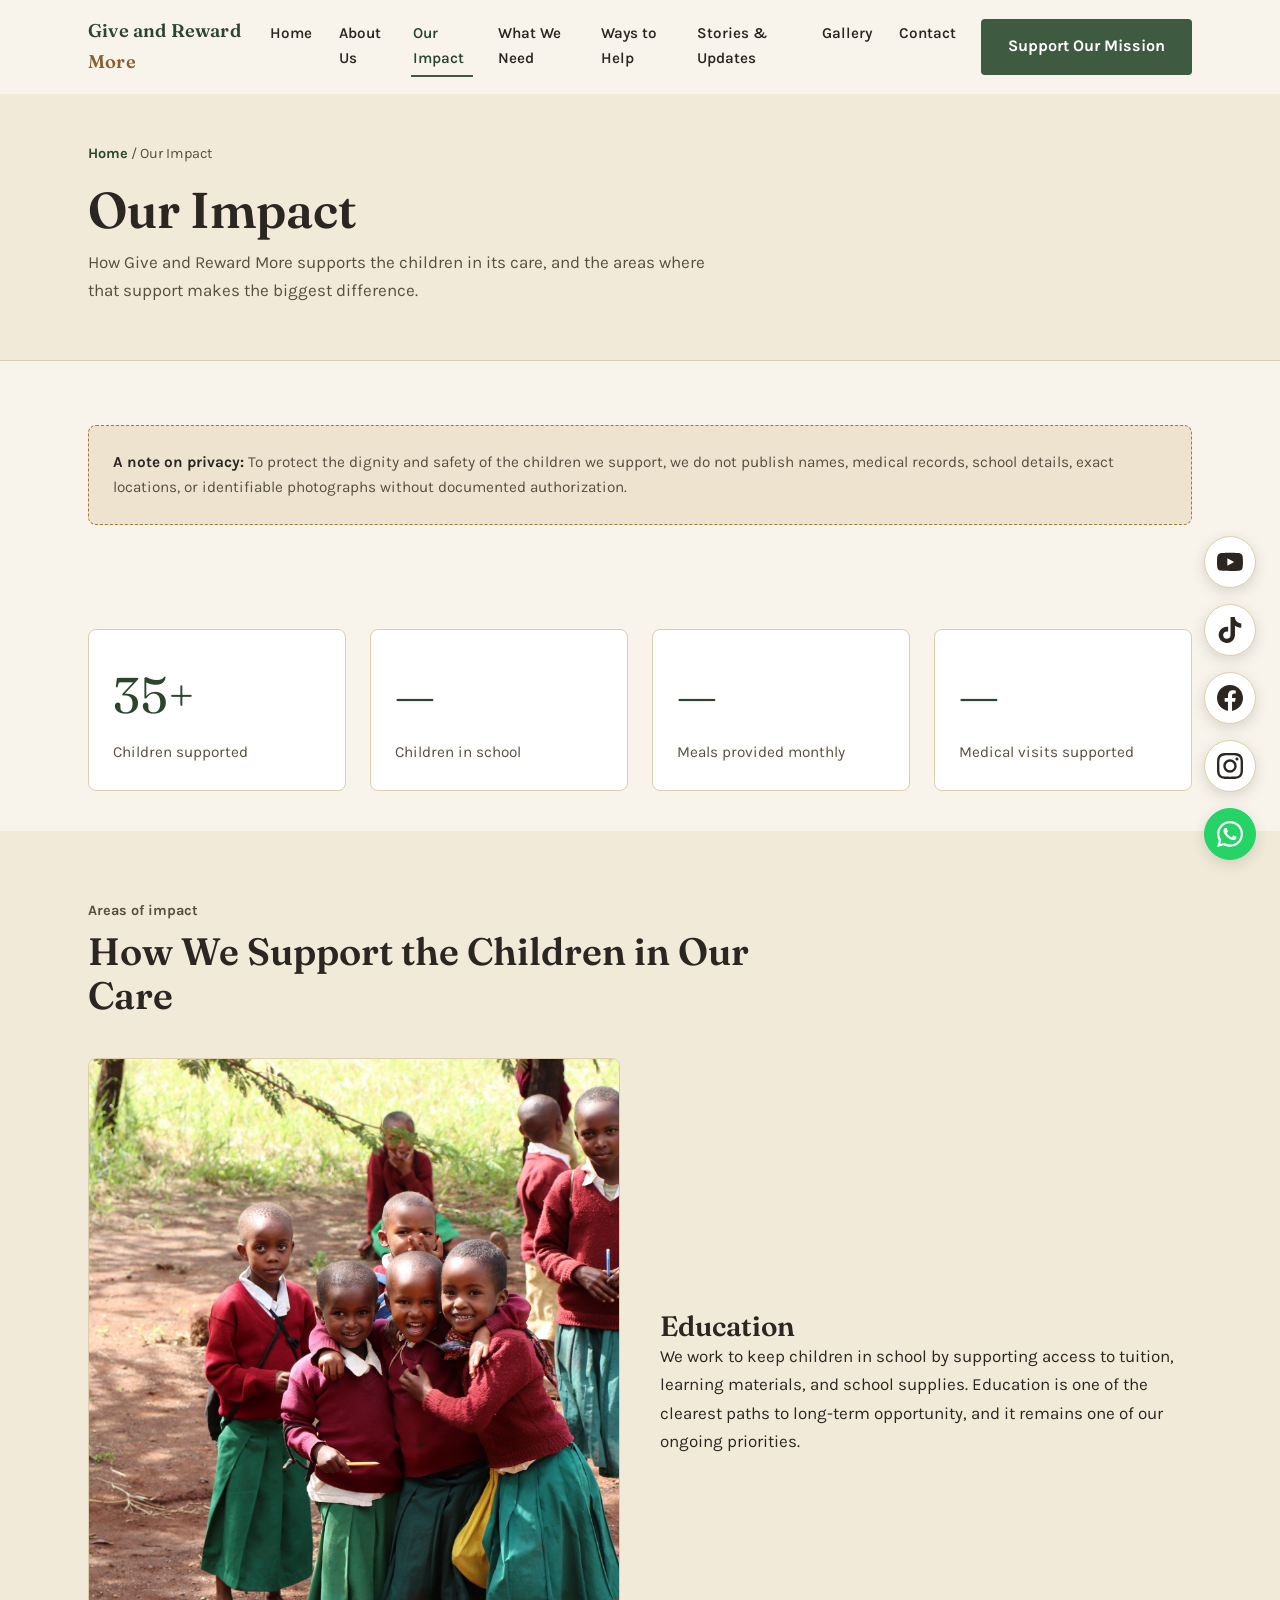
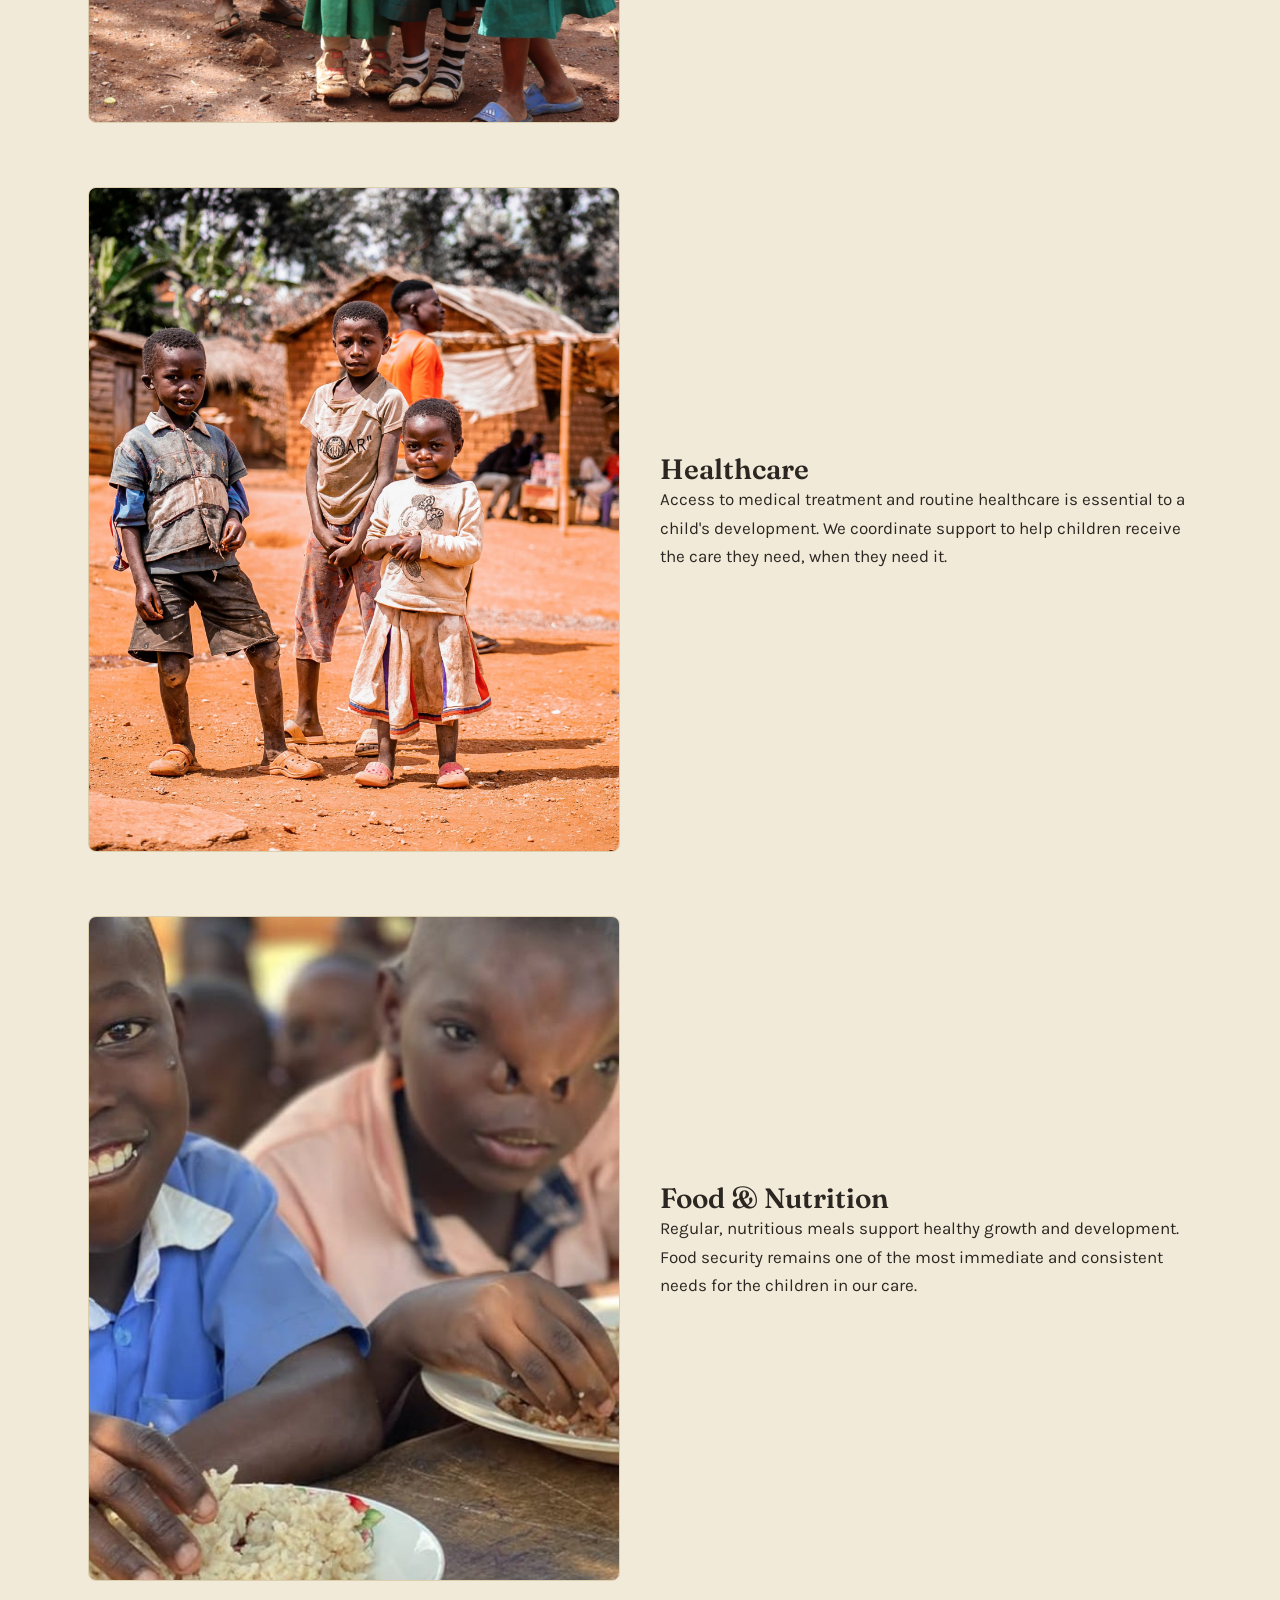
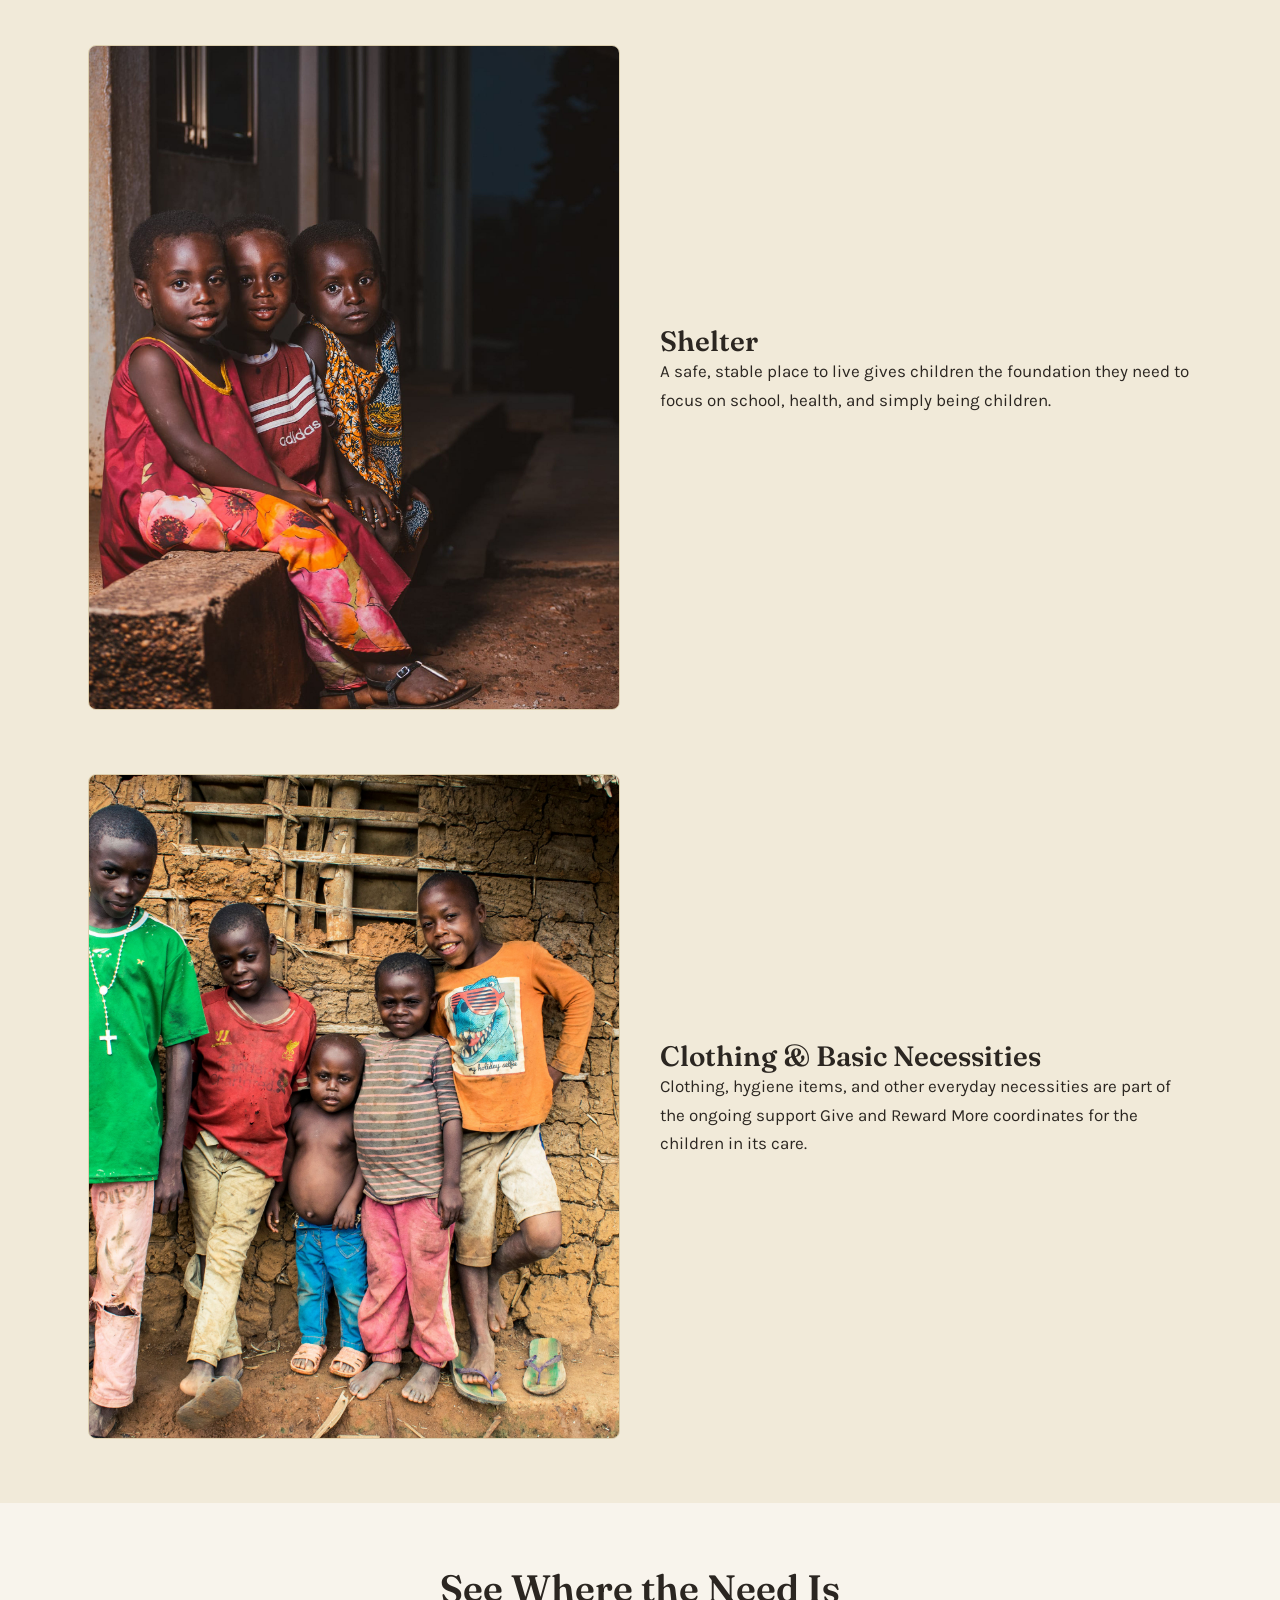
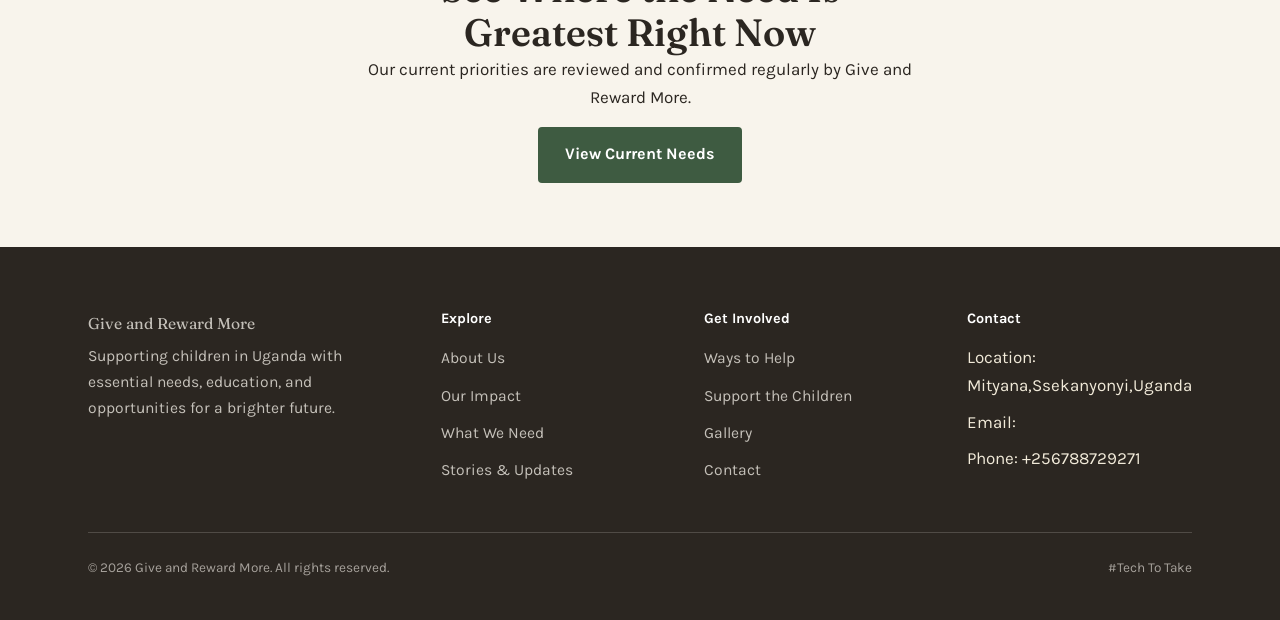
<file: impact.html>
<!DOCTYPE html>
<html lang="en">
<head>
  <meta charset="UTF-8">
  <meta name="viewport" content="width=device-width, initial-scale=1.0">
  <title>Our Impact | Give and Reward More</title>
  <meta name="description" content="See how Give and Reward More supports children in Uganda across education, healthcare, food, shelter, and community.">
  <link rel="preconnect" href="https://fonts.googleapis.com">
  <link rel="preconnect" href="https://fonts.gstatic.com" crossorigin>
  <link href="https://fonts.googleapis.com/css2?family=Fraunces:opsz,wght@9..144,400;9..144,600;9..144,700&family=Karla:wght@400;500;700&display=swap" rel="stylesheet">
  <link rel="stylesheet" href="css/style.css">
  <link rel="stylesheet" href="css/responsive.css">
</head>
<body>
  <a class="skip-link" href="#main">Skip to main content</a>

  <header class="site-header">
    <div class="container nav">
      <a href="index.html" class="nav__brand">Give and Reward <span>More</span></a>
      <button class="nav__toggle" aria-expanded="false" aria-controls="primary-nav" aria-label="Open menu">
        <span></span><span></span><span></span>
      </button>
      <nav id="primary-nav" class="nav__panel" aria-label="Primary">
        <div class="nav__panel-top">
          <span class="nav__brand">Give and Reward <span>More</span></span>
          <button class="nav__close nav__toggle" aria-label="Close menu">
            <span style="transform: translateY(7px) rotate(45deg);"></span>
            <span style="opacity:0;"></span>
            <span style="transform: translateY(-7px) rotate(-45deg);"></span>
          </button>
        </div>
        <ul class="nav__links">
          <li><a href="index.html">Home</a></li>
          <li><a href="about.html">About Us</a></li>
          <li><a href="impact.html" aria-current="page">Our Impact</a></li>
          <li><a href="needs.html">What We Need</a></li>
          <li><a href="ways-to-help.html">Ways to Help</a></li>
          <li><a href="stories.html">Stories &amp; Updates</a></li>
          <li><a href="gallery.html">Gallery</a></li>
          <li><a href="contact.html">Contact</a></li>
        </ul>
        <a class="btn btn--primary nav__cta" href="ways-to-help.html">Support Our Mission</a>
      </nav>
    </div>
  </header>

  <main id="main">

    <section class="page-header">
      <div class="container">
        <p class="breadcrumb"><a href="index.html">Home</a> / Our Impact</p>
        <h1>Our Impact</h1>
        <p>How Give and Reward More supports the children in its care, and the areas where that support makes the biggest difference.</p>
      </div>
    </section>

    <section class="section">
      <div class="container">
        <div class="notice reveal">
          <strong>A note on privacy:</strong> To protect the dignity and safety of the children we support, we do not publish names, medical records, school details, exact locations, or identifiable photographs without documented authorization.
        </div>
      </div>
    </section>

    <section class="section section--tight">
      <div class="container">
        <div class="stats reveal">
          <div class="stat">
            <span class="stat__number" data-count-to="35" data-suffix="+">0+</span>
            <span class="stat__label">Children supported</span>
            
          </div>
          <div class="stat">
            <span class="stat__number">&mdash;</span>
            <span class="stat__label">Children in school</span>
            
          </div>
          <div class="stat">
            <span class="stat__number">&mdash;</span>
            <span class="stat__label">Meals provided monthly</span>
            
          </div>
          <div class="stat">
            <span class="stat__number">&mdash;</span>
            <span class="stat__label">Medical visits supported</span>
            
          </div>
        </div>
      </div>
    </section>

    <section class="section section--alt">
      <div class="container">
        <div class="section-head reveal">
          <p class="kicker">Areas of impact</p>
          <h2>How We Support the Children in Our Care</h2>
        </div>

        <div class="split reveal" style="margin-bottom: var(--space-5);">
          <div class="split__media">
            <img src="images/education.jpg" alt="Placeholder education support image; an authorized photograph will be added here." width="900" height="700">
          </div>
          <div>
            <h3>Education</h3>
            <p>We work to keep children in school by supporting access to tuition, learning materials, and school supplies. Education is one of the clearest paths to long-term opportunity, and it remains one of our ongoing priorities.</p>
          </div>
        </div>

        <div class="split split--reverse reveal" style="margin-bottom: var(--space-5);">
          <div class="split__media">
            <img src="images/shelter.jpg" alt="Placeholder healthcare support image; an authorized photograph will be added here." width="900" height="700">
          </div>
          <div>
            <h3>Healthcare</h3>
            <p>Access to medical treatment and routine healthcare is essential to a child's development. We coordinate support to help children receive the care they need, when they need it.</p>
          </div>
        </div>

        <div class="split reveal" style="margin-bottom: var(--space-5);">
          <div class="split__media">
            <img src="images/impact-food.jpg" alt="Children supported by Give and Reward More sharing a meal together at a table." width="576" height="1239">
          </div>
          <div>
            <h3>Food &amp; Nutrition</h3>
            <p>Regular, nutritious meals support healthy growth and development. Food security remains one of the most immediate and consistent needs for the children in our care.</p>
          </div>
        </div>

        <div class="split split--reverse reveal" style="margin-bottom: var(--space-5);">
          <div class="split__media">
            <img src="images/health.jpg" alt="Placeholder shelter support image; an authorized photograph will be added here." width="900" height="700">
          </div>
          <div>
            <h3>Shelter</h3>
            <p>A safe, stable place to live gives children the foundation they need to focus on school, health, and simply being children.</p>
          </div>
        </div>

        <div class="split reveal">
          <div class="split__media">
            <img src="images/pexels-george-njukeng-424970372-15509395(1).jpg" alt="Placeholder clothing support image; an authorized photograph will be added here." width="900" height="700">
          </div>
          <div>
            <h3>Clothing &amp; Basic Necessities</h3>
            <p>Clothing, hygiene items, and other everyday necessities are part of the ongoing support Give and Reward More coordinates for the children in its care.</p>
          </div>
        </div>
      </div>
    </section>

    <section class="section text-center reveal">
      <div class="container" style="max-width: 40rem; margin-inline: auto;">
        <h2>See Where the Need Is Greatest Right Now</h2>
        <p>Our current priorities are reviewed and confirmed regularly by Give and Reward More.</p>
        <a class="btn btn--primary" href="needs.html">View Current Needs</a>
      </div>
    </section>

  </main>

  <footer class="site-footer">
    <div class="container">
      <div class="footer-grid">
        <div class="footer-col">
          <p class="footer-brand">Give and Reward More</p>
          <p>Supporting children in Uganda with essential needs, education, and opportunities for a brighter future.</p>
        </div>
        <div class="footer-col">
          <h4>Explore</h4>
          <ul>
            <li><a href="about.html">About Us</a></li>
            <li><a href="impact.html">Our Impact</a></li>
            <li><a href="needs.html">What We Need</a></li>
            <li><a href="stories.html">Stories &amp; Updates</a></li>
          </ul>
        </div>
        <div class="footer-col">
          <h4>Get Involved</h4>
          <ul>
            <li><a href="ways-to-help.html">Ways to Help</a></li>
            <li><a href="ways-to-help.html#donate">Support the Children</a></li>
            <li><a href="gallery.html">Gallery</a></li>
            <li><a href="contact.html">Contact</a></li>
          </ul>
        </div>
        <div class="footer-col">
          <h4>Contact</h4>
          <ul>
            <li>Location: Mityana,Ssekanyonyi,Uganda</li>
            <li>Email: </li>
            <li>Phone: +256788729271</li>
          </ul>
        </div>
      </div>
      <div class="footer-bottom">
        <p>&copy; <span data-current-year>2026</span> Give and Reward More. All rights reserved.</p>
        <p>#Tech To Take</p>
      </div>
    </div>
  </footer>

  <!-- Floating Social Media & WhatsApp -->
  <div class="floating-social" aria-label="Social media and contact links">
    <a href="https://wa.me/256788729271" class="floating-social__btn floating-social__btn--whatsapp" target="_blank" rel="noopener noreferrer" aria-label="Contact us on WhatsApp">
      <svg viewBox="0 0 24 24" fill="currentColor" aria-hidden="true">
        <path d="M17.472 14.382c-.297-.149-1.758-.867-2.03-.967-.273-.099-.471-.148-.67.15-.197.297-.767.966-.94 1.164-.173.199-.347.223-.644.075-.297-.15-1.255-.463-2.39-1.475-.883-.788-1.48-1.761-1.653-2.059-.173-.297-.018-.458.13-.606.134-.133.298-.347.446-.52.149-.174.198-.298.298-.497.099-.198.05-.371-.025-.52-.075-.149-.669-1.612-.916-2.207-.242-.579-.487-.5-.669-.51-.173-.008-.371-.01-.57-.01-.198 0-.52.074-.792.372-.272.297-1.04 1.016-1.04 2.479 0 1.462 1.065 2.875 1.213 3.074.149.198 2.096 3.2 5.077 4.487.709.306 1.262.489 1.694.625.712.227 1.36.195 1.871.118.571-.085 1.758-.719 2.006-1.413.248-.694.248-1.289.173-1.413-.074-.124-.272-.198-.57-.347m-5.421 7.403h-.004a9.87 9.87 0 01-5.031-1.378l-.361-.214-3.741.982.998-3.648-.235-.374a9.86 9.86 0 01-1.51-5.26c.001-5.45 4.436-9.884 9.888-9.884 2.64 0 5.122 1.03 6.988 2.898a9.825 9.825 0 012.893 6.994c-.003 5.45-4.437 9.884-9.885 9.884m8.413-18.297A11.815 11.815 0 0012.05 0C5.495 0 .16 5.335.157 11.892c0 2.096.547 4.142 1.588 5.945L.057 24l6.305-1.654a11.882 11.882 0 005.683 1.448h.005c6.554 0 11.89-5.335 11.893-11.893a11.821 11.821 0 00-3.48-8.413z"/>
      </svg>
    </a>
    <div class="floating-social__menu" aria-label="Additional social media links">
      <a href="#" class="floating-social__btn floating-social__btn--social" aria-label="Follow us on Instagram">
        <svg viewBox="0 0 24 24" fill="currentColor" aria-hidden="true">
          <path d="M12 2.163c3.204 0 3.584.012 4.85.07 3.252.148 4.771 1.691 4.919 4.919.058 1.265.069 1.645.069 4.849 0 3.205-.012 3.584-.069 4.849-.149 3.225-1.664 4.771-4.919 4.919-1.266.058-1.644.07-4.85.07-3.204 0-3.584-.012-4.849-.07-3.26-.149-4.771-1.699-4.919-4.92-.058-1.265-.07-1.644-.07-4.849 0-3.204.013-3.583.07-4.849.149-3.227 1.664-4.771 4.919-4.919 1.266-.057 1.645-.069 4.849-.069zm0-2.163c-3.259 0-3.667.014-4.947.072-4.358.2-6.78 2.618-6.98 6.98-.059 1.281-.073 1.689-.073 4.948 0 3.259.014 3.668.072 4.948.2 4.358 2.618 6.78 6.98 6.98 1.281.058 1.689.072 4.948.072 3.259 0 3.668-.014 4.948-.072 4.354-.2 6.782-2.618 6.979-6.98.059-1.28.073-1.689.073-4.948 0-3.259-.014-3.667-.072-4.947-.196-4.354-2.617-6.78-6.979-6.98-1.281-.059-1.69-.073-4.949-.073zm0 5.838c-3.403 0-6.162 2.759-6.162 6.162s2.759 6.163 6.162 6.163 6.162-2.759 6.162-6.163c0-3.403-2.759-6.162-6.162-6.162zm0 10.162c-2.209 0-4-1.79-4-4 0-2.209 1.791-4 4-4s4 1.791 4 4c0 2.21-1.791 4-4 4zm6.406-11.845c-.796 0-1.441.645-1.441 1.44s.645 1.44 1.441 1.44c.795 0 1.439-.645 1.439-1.44s-.644-1.44-1.439-1.44z"/>
        </svg>
      </a>
      <a href="#" class="floating-social__btn floating-social__btn--social" aria-label="Follow us on Facebook">
        <svg viewBox="0 0 24 24" fill="currentColor" aria-hidden="true">
          <path d="M24 12.073c0-6.627-5.373-12-12-12s-12 5.373-12 12c0 5.99 4.388 10.954 10.125 11.854v-8.385H7.078v-3.47h3.047V9.43c0-3.007 1.792-4.669 4.533-4.669 1.312 0 2.686.235 2.686.235v2.953H15.83c-1.491 0-1.956.925-1.956 1.874v2.25h3.328l-.532 3.47h-2.796v8.385C19.612 23.027 24 18.062 24 12.073z"/>
        </svg>
      </a>
      <a href="#" class="floating-social__btn floating-social__btn--social" aria-label="Follow us on TikTok">
        <svg viewBox="0 0 24 24" fill="currentColor" aria-hidden="true">
          <path d="M12.525.02c1.31-.02 2.61-.01 3.91-.02.08 1.53.63 3.09 1.75 4.17 1.12 1.11 2.7 1.62 4.24 1.79v4.03c-1.44-.05-2.89-.35-4.2-.97-.57-.26-1.1-.59-1.62-.93-.01 2.92.01 5.84-.02 8.75-.08 1.4-.54 2.79-1.35 3.94-1.31 1.92-3.58 3.17-5.91 3.21-1.43.08-2.86-.31-4.08-1.03-2.02-1.19-3.44-3.37-3.65-5.71-.02-.5-.03-1-.01-1.49.18-1.9 1.12-3.72 2.58-4.96 1.66-1.44 3.98-2.13 6.15-1.72.02 1.48-.04 2.96-.04 4.44-.99-.32-2.15-.23-3.02.37-.63.41-1.11 1.04-1.36 1.75-.21.51-.15 1.07-.14 1.61.24 1.64 1.82 3.02 3.5 2.87 1.12-.01 2.19-.66 2.77-1.61.19-.33.4-.67.41-1.06.1-1.79.06-3.57.07-5.36.01-4.03-.01-8.05.02-12.07z"/>
        </svg>
      </a>
      <a href="#" class="floating-social__btn floating-social__btn--social" aria-label="Follow us on YouTube">
        <svg viewBox="0 0 24 24" fill="currentColor" aria-hidden="true">
          <path d="M23.498 6.186a3.016 3.016 0 0 0-2.122-2.136C19.505 3.545 12 3.545 12 3.545s-7.505 0-9.377.505A3.017 3.017 0 0 0 .502 6.186C0 8.07 0 12 0 12s0 3.93.502 5.814a3.016 3.016 0 0 0 2.122 2.136c1.871.505 9.376.505 9.376.505s7.505 0 9.377-.505a3.015 3.015 0 0 0 2.122-2.136C24 15.93 24 12 24 12s0-3.93-.502-5.814zM9.545 15.568V8.432L15.818 12l-6.273 3.568z"/>
        </svg>
      </a>
    </div>
  </div>

  <script src="js/main.js"></script>
</body>
</html>
</file>
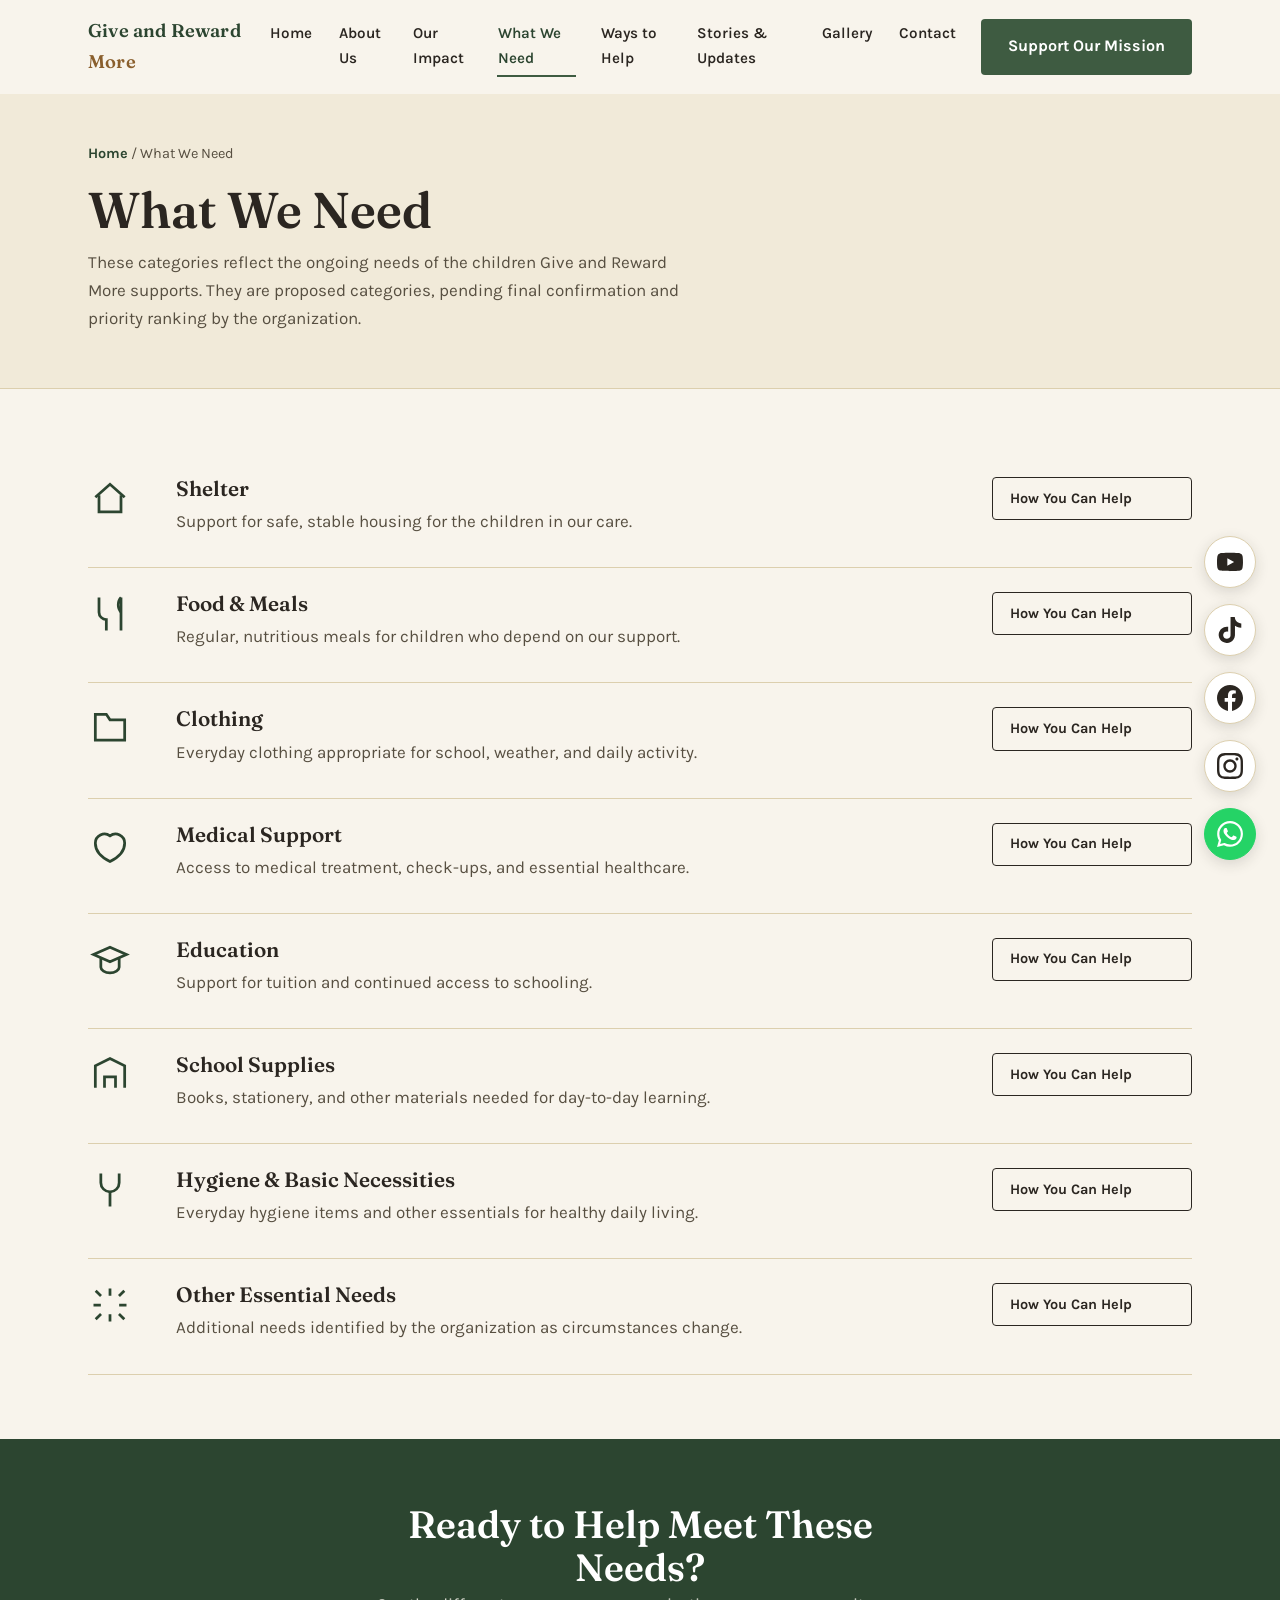
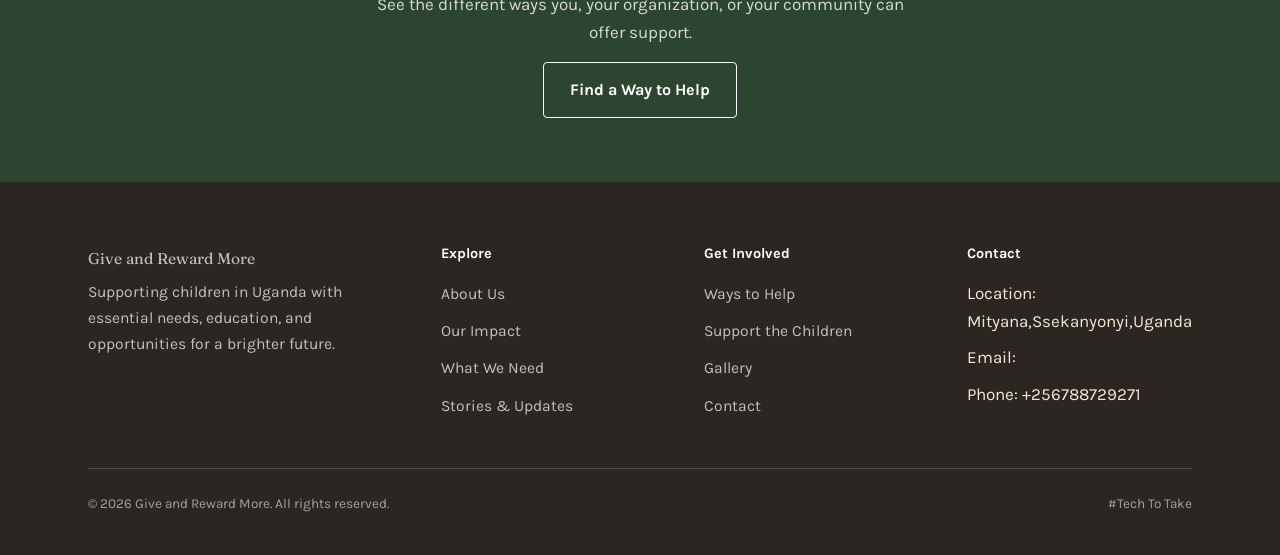
<file: needs.html>
<!DOCTYPE html>
<html lang="en">
<head>
  <meta charset="UTF-8">
  <meta name="viewport" content="width=device-width, initial-scale=1.0">
  <title>What We Need | Give and Reward More</title>
  <meta name="description" content="Current categories of support Give and Reward More is seeking for the children in its care in Uganda.">
  <link rel="preconnect" href="https://fonts.googleapis.com">
  <link rel="preconnect" href="https://fonts.gstatic.com" crossorigin>
  <link href="https://fonts.googleapis.com/css2?family=Fraunces:opsz,wght@9..144,400;9..144,600;9..144,700&family=Karla:wght@400;500;700&display=swap" rel="stylesheet">
  <link rel="stylesheet" href="css/style.css">
  <link rel="stylesheet" href="css/responsive.css">
</head>
<body>
  <a class="skip-link" href="#main">Skip to main content</a>

  <header class="site-header">
    <div class="container nav">
      <a href="index.html" class="nav__brand">Give and Reward <span>More</span></a>
      <button class="nav__toggle" aria-expanded="false" aria-controls="primary-nav" aria-label="Open menu">
        <span></span><span></span><span></span>
      </button>
      <nav id="primary-nav" class="nav__panel" aria-label="Primary">
        <div class="nav__panel-top">
          <span class="nav__brand">Give and Reward <span>More</span></span>
          <button class="nav__close nav__toggle" aria-label="Close menu">
            <span style="transform: translateY(7px) rotate(45deg);"></span>
            <span style="opacity:0;"></span>
            <span style="transform: translateY(-7px) rotate(-45deg);"></span>
          </button>
        </div>
        <ul class="nav__links">
          <li><a href="index.html">Home</a></li>
          <li><a href="about.html">About Us</a></li>
          <li><a href="impact.html">Our Impact</a></li>
          <li><a href="needs.html" aria-current="page">What We Need</a></li>
          <li><a href="ways-to-help.html">Ways to Help</a></li>
          <li><a href="stories.html">Stories &amp; Updates</a></li>
          <li><a href="gallery.html">Gallery</a></li>
          <li><a href="contact.html">Contact</a></li>
        </ul>
        <a class="btn btn--primary nav__cta" href="ways-to-help.html">Support Our Mission</a>
      </nav>
    </div>
  </header>

  <main id="main">

    <section class="page-header">
      <div class="container">
        <p class="breadcrumb"><a href="index.html">Home</a> / What We Need</p>
        <h1>What We Need</h1>
        <p>These categories reflect the ongoing needs of the children Give and Reward More supports. They are proposed categories, pending final confirmation and priority ranking by the organization.</p>
      </div>
    </section>

    <section class="section">
      <div class="container">
       

        <ul class="need-list reveal">
          <li class="need-row">
            <svg class="need-row__icon" viewBox="0 0 24 24" fill="none" stroke="currentColor" stroke-width="1.5" aria-hidden="true"><path d="M4 11 12 4l8 7"/><path d="M6 10v9h12v-9"/></svg>
            <div>
            
              <h3>Shelter</h3>
              <p>Support for safe, stable housing for the children in our care.</p>
            </div>
            <a class="btn btn--outline btn--sm" href="ways-to-help.html">How You Can Help</a>
          </li>
          <li class="need-row">
            <svg class="need-row__icon" viewBox="0 0 24 24" fill="none" stroke="currentColor" stroke-width="1.5" aria-hidden="true"><path d="M6 3v8a4 4 0 0 0 4 4v6"/><path d="M18 3c-2 2-2 6 0 8"/><path d="M18 3v18"/></svg>
            <div>
          
              <h3>Food &amp; Meals</h3>
              <p>Regular, nutritious meals for children who depend on our support.</p>
            </div>
            <a class="btn btn--outline btn--sm" href="ways-to-help.html">How You Can Help</a>
          </li>
          <li class="need-row">
            <svg class="need-row__icon" viewBox="0 0 24 24" fill="none" stroke="currentColor" stroke-width="1.5" aria-hidden="true"><path d="M4 4h6l2 3h8v11H4Z"/></svg>
            <div>
              
              <h3>Clothing</h3>
              <p>Everyday clothing appropriate for school, weather, and daily activity.</p>
            </div>
            <a class="btn btn--outline btn--sm" href="ways-to-help.html">How You Can Help</a>
          </li>
          <li class="need-row">
            <svg class="need-row__icon" viewBox="0 0 24 24" fill="none" stroke="currentColor" stroke-width="1.5" aria-hidden="true"><path d="M12 21c-4-2-8-5-8-10a5 5 0 0 1 8-4 5 5 0 0 1 8 4c0 5-4 8-8 10Z"/></svg>
            <div>
              
              <h3>Medical Support</h3>
              <p>Access to medical treatment, check-ups, and essential healthcare.</p>
            </div>
            <a class="btn btn--outline btn--sm" href="ways-to-help.html">How You Can Help</a>
          </li>
          <li class="need-row">
            <svg class="need-row__icon" viewBox="0 0 24 24" fill="none" stroke="currentColor" stroke-width="1.5" aria-hidden="true"><path d="M3 9 12 5l9 4-9 4-9-4Z"/><path d="M7 11v5c0 1.5 2.2 3 5 3s5-1.5 5-3v-5"/></svg>
            <div>
             
              <h3>Education</h3>
              <p>Support for tuition and continued access to schooling.</p>
            </div>
            <a class="btn btn--outline btn--sm" href="ways-to-help.html">How You Can Help</a>
          </li>
          <li class="need-row">
            <svg class="need-row__icon" viewBox="0 0 24 24" fill="none" stroke="currentColor" stroke-width="1.5" aria-hidden="true"><path d="M4 19V7l8-4 8 4v12"/><path d="M9 19v-6h6v6"/></svg>
            <div>
             
              <h3>School Supplies</h3>
              <p>Books, stationery, and other materials needed for day-to-day learning.</p>
            </div>
            <a class="btn btn--outline btn--sm" href="ways-to-help.html">How You Can Help</a>
          </li>
          <li class="need-row">
            <svg class="need-row__icon" viewBox="0 0 24 24" fill="none" stroke="currentColor" stroke-width="1.5" aria-hidden="true"><path d="M7 3v5M7 8a5 5 0 0 0 10 0V3"/><path d="M12 13v8"/></svg>
            <div>
              
              <h3>Hygiene &amp; Basic Necessities</h3>
              <p>Everyday hygiene items and other essentials for healthy daily living.</p>
            </div>
            <a class="btn btn--outline btn--sm" href="ways-to-help.html">How You Can Help</a>
          </li>
          <li class="need-row">
            <svg class="need-row__icon" viewBox="0 0 24 24" fill="none" stroke="currentColor" stroke-width="1.5" aria-hidden="true"><path d="M12 3v4M12 17v4M4.2 4.2l2.9 2.9M16.9 16.9l2.9 2.9M3 12h4M17 12h4M4.2 19.8l2.9-2.9M16.9 7.1l2.9-2.9"/></svg>
            <div>
            
              <h3>Other Essential Needs</h3>
              <p>Additional needs identified by the organization as circumstances change.</p>
            </div>
            <a class="btn btn--outline btn--sm" href="ways-to-help.html">How You Can Help</a>
          </li>
        </ul>
      </div>
    </section>

    <section class="section section--deep text-center reveal">
      <div class="container" style="max-width: 40rem; margin-inline: auto;">
        <h2>Ready to Help Meet These Needs?</h2>
        <p style="color: rgba(248,244,236,0.85);">See the different ways you, your organization, or your community can offer support.</p>
        <a class="btn btn--on-dark" href="ways-to-help.html">Find a Way to Help</a>
      </div>
    </section>

  </main>

  <footer class="site-footer">
    <div class="container">
      <div class="footer-grid">
        <div class="footer-col">
          <p class="footer-brand">Give and Reward More</p>
          <p>Supporting children in Uganda with essential needs, education, and opportunities for a brighter future.</p>
        </div>
        <div class="footer-col">
          <h4>Explore</h4>
          <ul>
            <li><a href="about.html">About Us</a></li>
            <li><a href="impact.html">Our Impact</a></li>
            <li><a href="needs.html">What We Need</a></li>
            <li><a href="stories.html">Stories &amp; Updates</a></li>
          </ul>
        </div>
        <div class="footer-col">
          <h4>Get Involved</h4>
          <ul>
            <li><a href="ways-to-help.html">Ways to Help</a></li>
            <li><a href="ways-to-help.html#donate">Support the Children</a></li>
            <li><a href="gallery.html">Gallery</a></li>
            <li><a href="contact.html">Contact</a></li>
          </ul>
        </div>
        <div class="footer-col">
          <h4>Contact</h4>
          <ul>
            <li>Location: Mityana,Ssekanyonyi,Uganda</li>
            <li>Email: </li>
            <li>Phone: +256788729271</li>
          </ul>
        </div>
      </div>
      <div class="footer-bottom">
        <p>&copy; <span data-current-year>2026</span> Give and Reward More. All rights reserved.</p>
        <p>#Tech To Take</p>
      </div>
    </div>
  </footer>

  <!-- Floating Social Media & WhatsApp -->
  <div class="floating-social" aria-label="Social media and contact links">
    <a href="https://wa.me/256788729271" class="floating-social__btn floating-social__btn--whatsapp" target="_blank" rel="noopener noreferrer" aria-label="Contact us on WhatsApp">
      <svg viewBox="0 0 24 24" fill="currentColor" aria-hidden="true">
        <path d="M17.472 14.382c-.297-.149-1.758-.867-2.03-.967-.273-.099-.471-.148-.67.15-.197.297-.767.966-.94 1.164-.173.199-.347.223-.644.075-.297-.15-1.255-.463-2.39-1.475-.883-.788-1.48-1.761-1.653-2.059-.173-.297-.018-.458.13-.606.134-.133.298-.347.446-.52.149-.174.198-.298.298-.497.099-.198.05-.371-.025-.52-.075-.149-.669-1.612-.916-2.207-.242-.579-.487-.5-.669-.51-.173-.008-.371-.01-.57-.01-.198 0-.52.074-.792.372-.272.297-1.04 1.016-1.04 2.479 0 1.462 1.065 2.875 1.213 3.074.149.198 2.096 3.2 5.077 4.487.709.306 1.262.489 1.694.625.712.227 1.36.195 1.871.118.571-.085 1.758-.719 2.006-1.413.248-.694.248-1.289.173-1.413-.074-.124-.272-.198-.57-.347m-5.421 7.403h-.004a9.87 9.87 0 01-5.031-1.378l-.361-.214-3.741.982.998-3.648-.235-.374a9.86 9.86 0 01-1.51-5.26c.001-5.45 4.436-9.884 9.888-9.884 2.64 0 5.122 1.03 6.988 2.898a9.825 9.825 0 012.893 6.994c-.003 5.45-4.437 9.884-9.885 9.884m8.413-18.297A11.815 11.815 0 0012.05 0C5.495 0 .16 5.335.157 11.892c0 2.096.547 4.142 1.588 5.945L.057 24l6.305-1.654a11.882 11.882 0 005.683 1.448h.005c6.554 0 11.89-5.335 11.893-11.893a11.821 11.821 0 00-3.48-8.413z"/>
      </svg>
    </a>
    <div class="floating-social__menu" aria-label="Additional social media links">
      <a href="#" class="floating-social__btn floating-social__btn--social" aria-label="Follow us on Instagram">
        <svg viewBox="0 0 24 24" fill="currentColor" aria-hidden="true">
          <path d="M12 2.163c3.204 0 3.584.012 4.85.07 3.252.148 4.771 1.691 4.919 4.919.058 1.265.069 1.645.069 4.849 0 3.205-.012 3.584-.069 4.849-.149 3.225-1.664 4.771-4.919 4.919-1.266.058-1.644.07-4.85.07-3.204 0-3.584-.012-4.849-.07-3.26-.149-4.771-1.699-4.919-4.92-.058-1.265-.07-1.644-.07-4.849 0-3.204.013-3.583.07-4.849.149-3.227 1.664-4.771 4.919-4.919 1.266-.057 1.645-.069 4.849-.069zm0-2.163c-3.259 0-3.667.014-4.947.072-4.358.2-6.78 2.618-6.98 6.98-.059 1.281-.073 1.689-.073 4.948 0 3.259.014 3.668.072 4.948.2 4.358 2.618 6.78 6.98 6.98 1.281.058 1.689.072 4.948.072 3.259 0 3.668-.014 4.948-.072 4.354-.2 6.782-2.618 6.979-6.98.059-1.28.073-1.689.073-4.948 0-3.259-.014-3.667-.072-4.947-.196-4.354-2.617-6.78-6.979-6.98-1.281-.059-1.69-.073-4.949-.073zm0 5.838c-3.403 0-6.162 2.759-6.162 6.162s2.759 6.163 6.162 6.163 6.162-2.759 6.162-6.163c0-3.403-2.759-6.162-6.162-6.162zm0 10.162c-2.209 0-4-1.79-4-4 0-2.209 1.791-4 4-4s4 1.791 4 4c0 2.21-1.791 4-4 4zm6.406-11.845c-.796 0-1.441.645-1.441 1.44s.645 1.44 1.441 1.44c.795 0 1.439-.645 1.439-1.44s-.644-1.44-1.439-1.44z"/>
        </svg>
      </a>
      <a href="#" class="floating-social__btn floating-social__btn--social" aria-label="Follow us on Facebook">
        <svg viewBox="0 0 24 24" fill="currentColor" aria-hidden="true">
          <path d="M24 12.073c0-6.627-5.373-12-12-12s-12 5.373-12 12c0 5.99 4.388 10.954 10.125 11.854v-8.385H7.078v-3.47h3.047V9.43c0-3.007 1.792-4.669 4.533-4.669 1.312 0 2.686.235 2.686.235v2.953H15.83c-1.491 0-1.956.925-1.956 1.874v2.25h3.328l-.532 3.47h-2.796v8.385C19.612 23.027 24 18.062 24 12.073z"/>
        </svg>
      </a>
      <a href="#" class="floating-social__btn floating-social__btn--social" aria-label="Follow us on TikTok">
        <svg viewBox="0 0 24 24" fill="currentColor" aria-hidden="true">
          <path d="M12.525.02c1.31-.02 2.61-.01 3.91-.02.08 1.53.63 3.09 1.75 4.17 1.12 1.11 2.7 1.62 4.24 1.79v4.03c-1.44-.05-2.89-.35-4.2-.97-.57-.26-1.1-.59-1.62-.93-.01 2.92.01 5.84-.02 8.75-.08 1.4-.54 2.79-1.35 3.94-1.31 1.92-3.58 3.17-5.91 3.21-1.43.08-2.86-.31-4.08-1.03-2.02-1.19-3.44-3.37-3.65-5.71-.02-.5-.03-1-.01-1.49.18-1.9 1.12-3.72 2.58-4.96 1.66-1.44 3.98-2.13 6.15-1.72.02 1.48-.04 2.96-.04 4.44-.99-.32-2.15-.23-3.02.37-.63.41-1.11 1.04-1.36 1.75-.21.51-.15 1.07-.14 1.61.24 1.64 1.82 3.02 3.5 2.87 1.12-.01 2.19-.66 2.77-1.61.19-.33.4-.67.41-1.06.1-1.79.06-3.57.07-5.36.01-4.03-.01-8.05.02-12.07z"/>
        </svg>
      </a>
      <a href="#" class="floating-social__btn floating-social__btn--social" aria-label="Follow us on YouTube">
        <svg viewBox="0 0 24 24" fill="currentColor" aria-hidden="true">
          <path d="M23.498 6.186a3.016 3.016 0 0 0-2.122-2.136C19.505 3.545 12 3.545 12 3.545s-7.505 0-9.377.505A3.017 3.017 0 0 0 .502 6.186C0 8.07 0 12 0 12s0 3.93.502 5.814a3.016 3.016 0 0 0 2.122 2.136c1.871.505 9.376.505 9.376.505s7.505 0 9.377-.505a3.015 3.015 0 0 0 2.122-2.136C24 15.93 24 12 24 12s0-3.93-.502-5.814zM9.545 15.568V8.432L15.818 12l-6.273 3.568z"/>
        </svg>
      </a>
    </div>
  </div>

  <script src="js/main.js"></script>
</body>
</html>
</file>
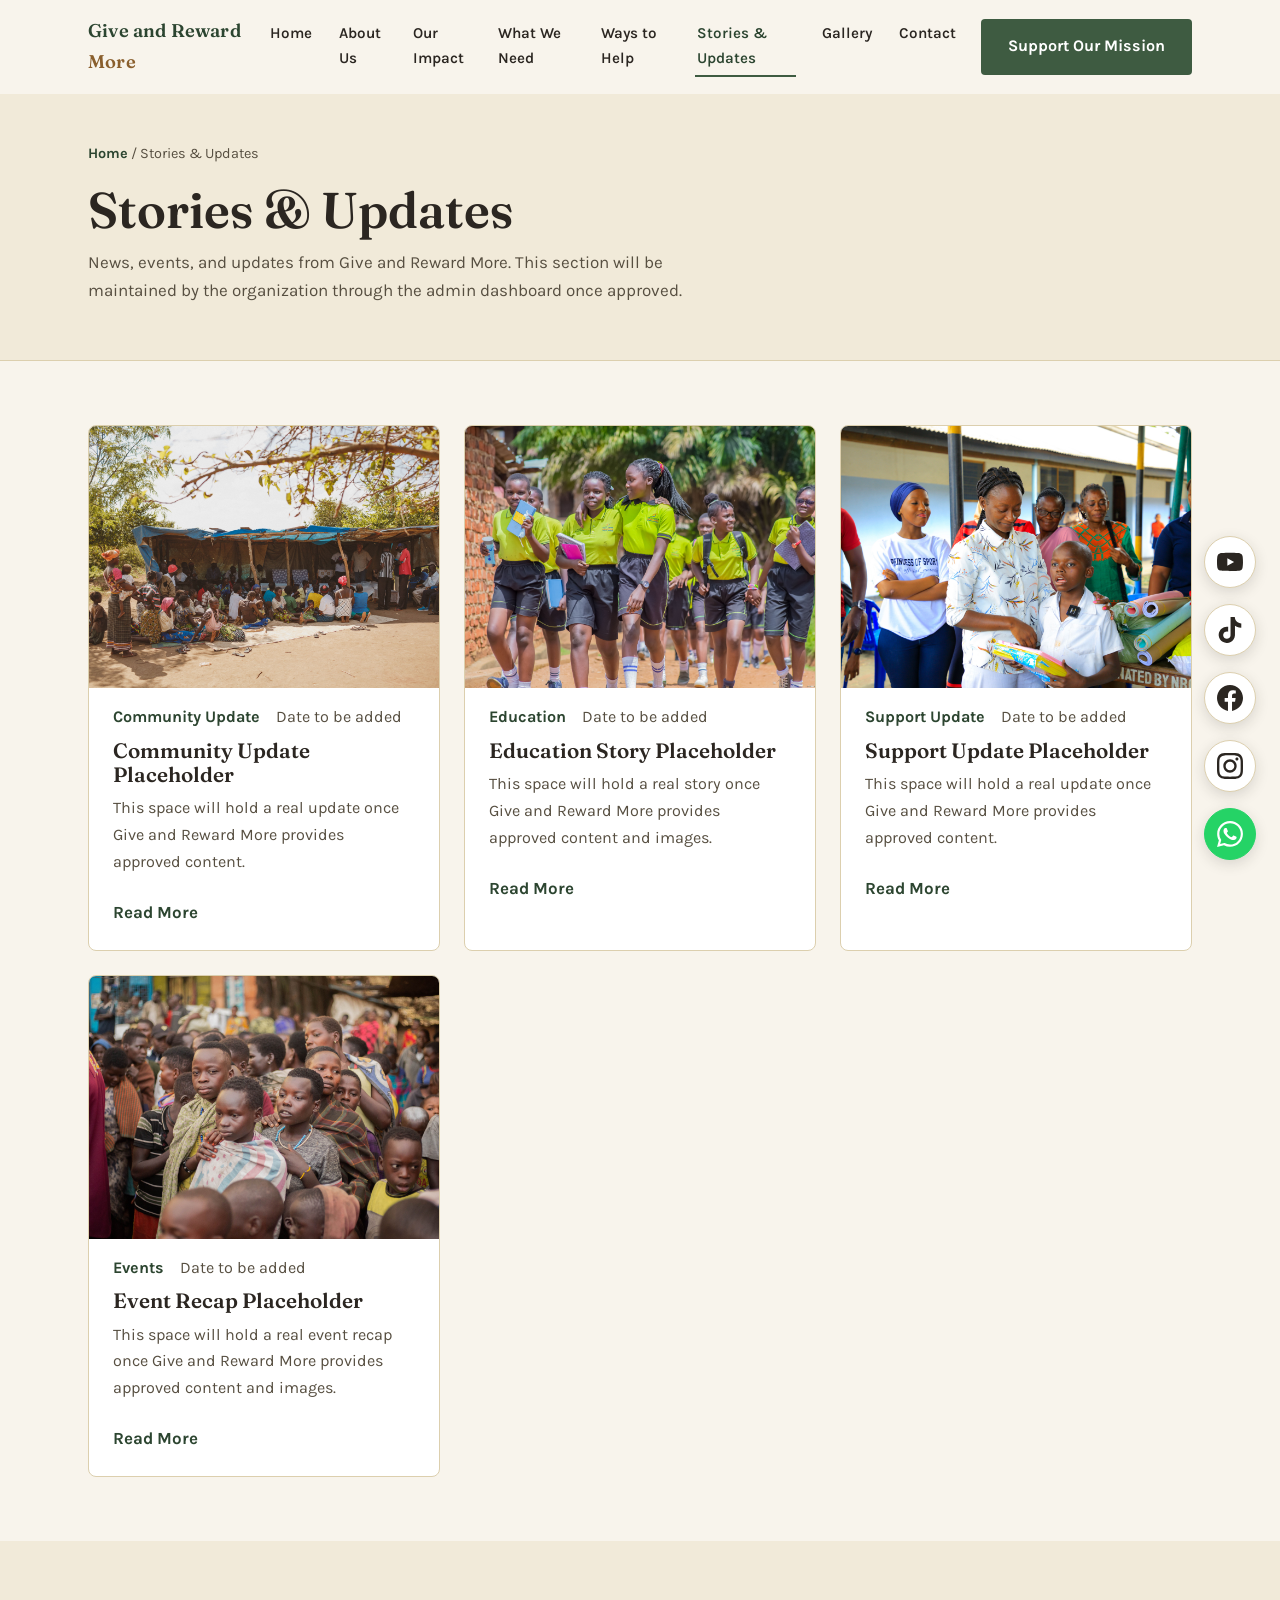
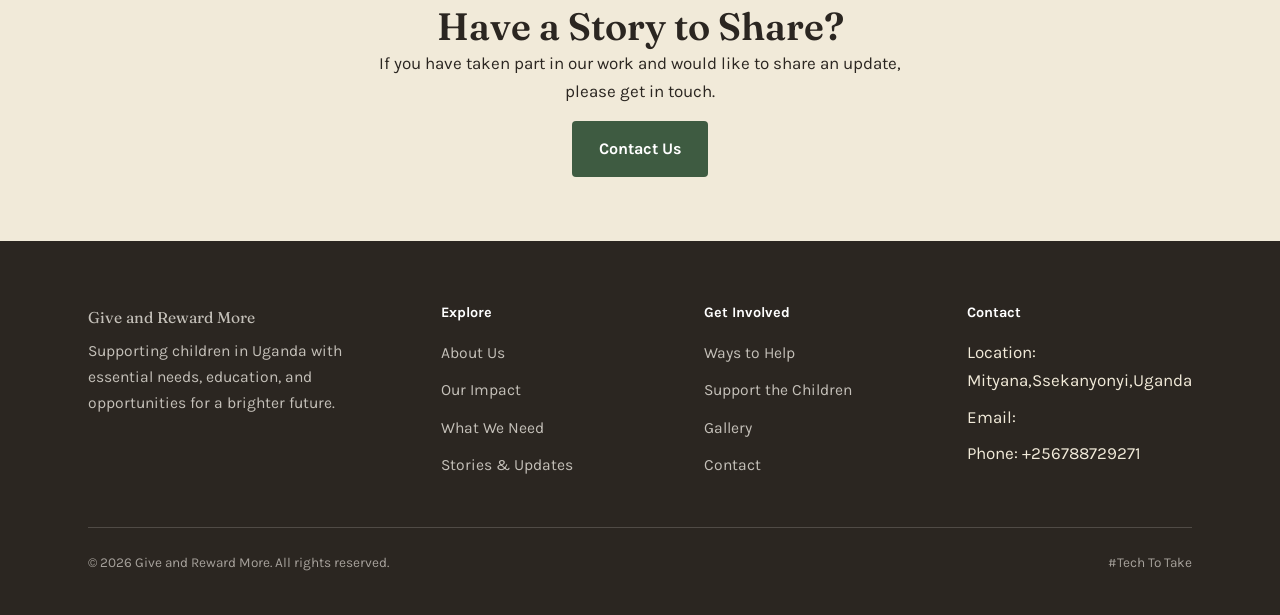
<file: stories.html>
<!DOCTYPE html>
<html lang="en">
<head>
  <meta charset="UTF-8">
  <meta name="viewport" content="width=device-width, initial-scale=1.0">
  <title>Stories &amp; Updates | Give and Reward More</title>
  <meta name="description" content="Updates, events, and stories from Give and Reward More's work supporting children in Uganda.">
  <link rel="preconnect" href="https://fonts.googleapis.com">
  <link rel="preconnect" href="https://fonts.gstatic.com" crossorigin>
  <link href="https://fonts.googleapis.com/css2?family=Fraunces:opsz,wght@9..144,400;9..144,600;9..144,700&family=Karla:wght@400;500;700&display=swap" rel="stylesheet">
  <link rel="stylesheet" href="css/style.css">
  <link rel="stylesheet" href="css/responsive.css">
</head>
<body>
  <a class="skip-link" href="#main">Skip to main content</a>

  <header class="site-header">
    <div class="container nav">
      <a href="index.html" class="nav__brand">Give and Reward <span>More</span></a>
      <button class="nav__toggle" aria-expanded="false" aria-controls="primary-nav" aria-label="Open menu">
        <span></span><span></span><span></span>
      </button>
      <nav id="primary-nav" class="nav__panel" aria-label="Primary">
        <div class="nav__panel-top">
          <span class="nav__brand">Give and Reward <span>More</span></span>
          <button class="nav__close nav__toggle" aria-label="Close menu">
            <span style="transform: translateY(7px) rotate(45deg);"></span>
            <span style="opacity:0;"></span>
            <span style="transform: translateY(-7px) rotate(-45deg);"></span>
          </button>
        </div>
        <ul class="nav__links">
          <li><a href="index.html">Home</a></li>
          <li><a href="about.html">About Us</a></li>
          <li><a href="impact.html">Our Impact</a></li>
          <li><a href="needs.html">What We Need</a></li>
          <li><a href="ways-to-help.html">Ways to Help</a></li>
          <li><a href="stories.html" aria-current="page">Stories &amp; Updates</a></li>
          <li><a href="gallery.html">Gallery</a></li>
          <li><a href="contact.html">Contact</a></li>
        </ul>
        <a class="btn btn--primary nav__cta" href="ways-to-help.html">Support Our Mission</a>
      </nav>
    </div>
  </header>

  <main id="main">

    <section class="page-header">
      <div class="container">
        <p class="breadcrumb"><a href="index.html">Home</a> / Stories &amp; Updates</p>
        <h1>Stories &amp; Updates</h1>
        <p>News, events, and updates from Give and Reward More. This section will be maintained by the organization through the admin dashboard once approved.</p>
      </div>
    </section>

    <section class="section">
      <div class="container">
        

        <div class="story-grid reveal">
          <article class="story-card">
            <div class="story-card__media">
              <img src="images/distribution.jpg" alt="Placeholder story image; an authorized photograph will be added here." width="800" height="560" loading="lazy">
            </div>
            <div class="story-card__body">
              <p class="story-card__meta"><span class="category">Community Update</span><span>Date to be added</span></p>
              <h3>Community Update Placeholder</h3>
              <p>This space will hold a real update once Give and Reward More provides approved content.</p>
              <a class="story-card__link" href="contact.html">Read More</a>
            </div>
          </article>

          <article class="story-card">
            <div class="story-card__media">
              <img src="images/education-update .jpg" alt="Placeholder story image; an authorized photograph will be added here." width="800" height="560" loading="lazy">
            </div>
            <div class="story-card__body">
              <p class="story-card__meta"><span class="category">Education</span><span>Date to be added</span></p>
              <h3>Education Story Placeholder</h3>
              <p>This space will hold a real story once Give and Reward More provides approved content and images.</p>
              <a class="story-card__link" href="contact.html">Read More</a>
            </div>
          </article>

          <article class="story-card">
            <div class="story-card__media">
              <img src="images/support-event.jpg" alt="Placeholder story image; an authorized photograph will be added here." width="800" height="560" loading="lazy">
            </div>
            <div class="story-card__body">
              <p class="story-card__meta"><span class="category">Support Update</span><span>Date to be added</span></p>
              <h3>Support Update Placeholder</h3>
              <p>This space will hold a real update once Give and Reward More provides approved content.</p>
              <a class="story-card__link" href="contact.html">Read More</a>
            </div>
          </article>

          <article class="story-card">
            <div class="story-card__media">
              <img src="images/gathering.jpg" alt="Placeholder story image; an authorized photograph will be added here." width="800" height="560" loading="lazy">
            </div>
            <div class="story-card__body">
              <p class="story-card__meta"><span class="category">Events</span><span>Date to be added</span></p>
              <h3>Event Recap Placeholder</h3>
              <p>This space will hold a real event recap once Give and Reward More provides approved content and images.</p>
              <a class="story-card__link" href="contact.html">Read More</a>
            </div>
          </article>
        </div>
      </div>
    </section>

    <section class="section section--alt text-center reveal">
      <div class="container" style="max-width: 40rem; margin-inline: auto;">
        <h2>Have a Story to Share?</h2>
        <p>If you have taken part in our work and would like to share an update, please get in touch.</p>
        <a class="btn btn--primary" href="contact.html">Contact Us</a>
      </div>
    </section>

  </main>

  <footer class="site-footer">
    <div class="container">
      <div class="footer-grid">
        <div class="footer-col">
          <p class="footer-brand">Give and Reward More</p>
          <p>Supporting children in Uganda with essential needs, education, and opportunities for a brighter future.</p>
        </div>
        <div class="footer-col">
          <h4>Explore</h4>
          <ul>
            <li><a href="about.html">About Us</a></li>
            <li><a href="impact.html">Our Impact</a></li>
            <li><a href="needs.html">What We Need</a></li>
            <li><a href="stories.html">Stories &amp; Updates</a></li>
          </ul>
        </div>
        <div class="footer-col">
          <h4>Get Involved</h4>
          <ul>
            <li><a href="ways-to-help.html">Ways to Help</a></li>
            <li><a href="ways-to-help.html#donate">Support the Children</a></li>
            <li><a href="gallery.html">Gallery</a></li>
            <li><a href="contact.html">Contact</a></li>
          </ul>
        </div>
        <div class="footer-col">
          <h4>Contact</h4>
          <ul>
            <li>Location: Mityana,Ssekanyonyi,Uganda</li>
            <li>Email: </li>
            <li>Phone: +256788729271</li>
          </ul>
        </div>
      </div>
      <div class="footer-bottom">
        <p>&copy; <span data-current-year>2026</span> Give and Reward More. All rights reserved.</p>
        <p>#Tech To Take</p>
      </div>
    </div>
  </footer>

  <!-- Floating Social Media & WhatsApp -->
  <div class="floating-social" aria-label="Social media and contact links">
    <a href="https://wa.me/256788729271" class="floating-social__btn floating-social__btn--whatsapp" target="_blank" rel="noopener noreferrer" aria-label="Contact us on WhatsApp">
      <svg viewBox="0 0 24 24" fill="currentColor" aria-hidden="true">
        <path d="M17.472 14.382c-.297-.149-1.758-.867-2.03-.967-.273-.099-.471-.148-.67.15-.197.297-.767.966-.94 1.164-.173.199-.347.223-.644.075-.297-.15-1.255-.463-2.39-1.475-.883-.788-1.48-1.761-1.653-2.059-.173-.297-.018-.458.13-.606.134-.133.298-.347.446-.52.149-.174.198-.298.298-.497.099-.198.05-.371-.025-.52-.075-.149-.669-1.612-.916-2.207-.242-.579-.487-.5-.669-.51-.173-.008-.371-.01-.57-.01-.198 0-.52.074-.792.372-.272.297-1.04 1.016-1.04 2.479 0 1.462 1.065 2.875 1.213 3.074.149.198 2.096 3.2 5.077 4.487.709.306 1.262.489 1.694.625.712.227 1.36.195 1.871.118.571-.085 1.758-.719 2.006-1.413.248-.694.248-1.289.173-1.413-.074-.124-.272-.198-.57-.347m-5.421 7.403h-.004a9.87 9.87 0 01-5.031-1.378l-.361-.214-3.741.982.998-3.648-.235-.374a9.86 9.86 0 01-1.51-5.26c.001-5.45 4.436-9.884 9.888-9.884 2.64 0 5.122 1.03 6.988 2.898a9.825 9.825 0 012.893 6.994c-.003 5.45-4.437 9.884-9.885 9.884m8.413-18.297A11.815 11.815 0 0012.05 0C5.495 0 .16 5.335.157 11.892c0 2.096.547 4.142 1.588 5.945L.057 24l6.305-1.654a11.882 11.882 0 005.683 1.448h.005c6.554 0 11.89-5.335 11.893-11.893a11.821 11.821 0 00-3.48-8.413z"/>
      </svg>
    </a>
    <div class="floating-social__menu" aria-label="Additional social media links">
      <a href="#" class="floating-social__btn floating-social__btn--social" aria-label="Follow us on Instagram">
        <svg viewBox="0 0 24 24" fill="currentColor" aria-hidden="true">
          <path d="M12 2.163c3.204 0 3.584.012 4.85.07 3.252.148 4.771 1.691 4.919 4.919.058 1.265.069 1.645.069 4.849 0 3.205-.012 3.584-.069 4.849-.149 3.225-1.664 4.771-4.919 4.919-1.266.058-1.644.07-4.85.07-3.204 0-3.584-.012-4.849-.07-3.26-.149-4.771-1.699-4.919-4.92-.058-1.265-.07-1.644-.07-4.849 0-3.204.013-3.583.07-4.849.149-3.227 1.664-4.771 4.919-4.919 1.266-.057 1.645-.069 4.849-.069zm0-2.163c-3.259 0-3.667.014-4.947.072-4.358.2-6.78 2.618-6.98 6.98-.059 1.281-.073 1.689-.073 4.948 0 3.259.014 3.668.072 4.948.2 4.358 2.618 6.78 6.98 6.98 1.281.058 1.689.072 4.948.072 3.259 0 3.668-.014 4.948-.072 4.354-.2 6.782-2.618 6.979-6.98.059-1.28.073-1.689.073-4.948 0-3.259-.014-3.667-.072-4.947-.196-4.354-2.617-6.78-6.979-6.98-1.281-.059-1.69-.073-4.949-.073zm0 5.838c-3.403 0-6.162 2.759-6.162 6.162s2.759 6.163 6.162 6.163 6.162-2.759 6.162-6.163c0-3.403-2.759-6.162-6.162-6.162zm0 10.162c-2.209 0-4-1.79-4-4 0-2.209 1.791-4 4-4s4 1.791 4 4c0 2.21-1.791 4-4 4zm6.406-11.845c-.796 0-1.441.645-1.441 1.44s.645 1.44 1.441 1.44c.795 0 1.439-.645 1.439-1.44s-.644-1.44-1.439-1.44z"/>
        </svg>
      </a>
      <a href="#" class="floating-social__btn floating-social__btn--social" aria-label="Follow us on Facebook">
        <svg viewBox="0 0 24 24" fill="currentColor" aria-hidden="true">
          <path d="M24 12.073c0-6.627-5.373-12-12-12s-12 5.373-12 12c0 5.99 4.388 10.954 10.125 11.854v-8.385H7.078v-3.47h3.047V9.43c0-3.007 1.792-4.669 4.533-4.669 1.312 0 2.686.235 2.686.235v2.953H15.83c-1.491 0-1.956.925-1.956 1.874v2.25h3.328l-.532 3.47h-2.796v8.385C19.612 23.027 24 18.062 24 12.073z"/>
        </svg>
      </a>
      <a href="#" class="floating-social__btn floating-social__btn--social" aria-label="Follow us on TikTok">
        <svg viewBox="0 0 24 24" fill="currentColor" aria-hidden="true">
          <path d="M12.525.02c1.31-.02 2.61-.01 3.91-.02.08 1.53.63 3.09 1.75 4.17 1.12 1.11 2.7 1.62 4.24 1.79v4.03c-1.44-.05-2.89-.35-4.2-.97-.57-.26-1.1-.59-1.62-.93-.01 2.92.01 5.84-.02 8.75-.08 1.4-.54 2.79-1.35 3.94-1.31 1.92-3.58 3.17-5.91 3.21-1.43.08-2.86-.31-4.08-1.03-2.02-1.19-3.44-3.37-3.65-5.71-.02-.5-.03-1-.01-1.49.18-1.9 1.12-3.72 2.58-4.96 1.66-1.44 3.98-2.13 6.15-1.72.02 1.48-.04 2.96-.04 4.44-.99-.32-2.15-.23-3.02.37-.63.41-1.11 1.04-1.36 1.75-.21.51-.15 1.07-.14 1.61.24 1.64 1.82 3.02 3.5 2.87 1.12-.01 2.19-.66 2.77-1.61.19-.33.4-.67.41-1.06.1-1.79.06-3.57.07-5.36.01-4.03-.01-8.05.02-12.07z"/>
        </svg>
      </a>
      <a href="#" class="floating-social__btn floating-social__btn--social" aria-label="Follow us on YouTube">
        <svg viewBox="0 0 24 24" fill="currentColor" aria-hidden="true">
          <path d="M23.498 6.186a3.016 3.016 0 0 0-2.122-2.136C19.505 3.545 12 3.545 12 3.545s-7.505 0-9.377.505A3.017 3.017 0 0 0 .502 6.186C0 8.07 0 12 0 12s0 3.93.502 5.814a3.016 3.016 0 0 0 2.122 2.136c1.871.505 9.376.505 9.376.505s7.505 0 9.377-.505a3.015 3.015 0 0 0 2.122-2.136C24 15.93 24 12 24 12s0-3.93-.502-5.814zM9.545 15.568V8.432L15.818 12l-6.273 3.568z"/>
        </svg>
      </a>
    </div>
  </div>

  <script src="js/main.js"></script>
</body>
</html>
</file>
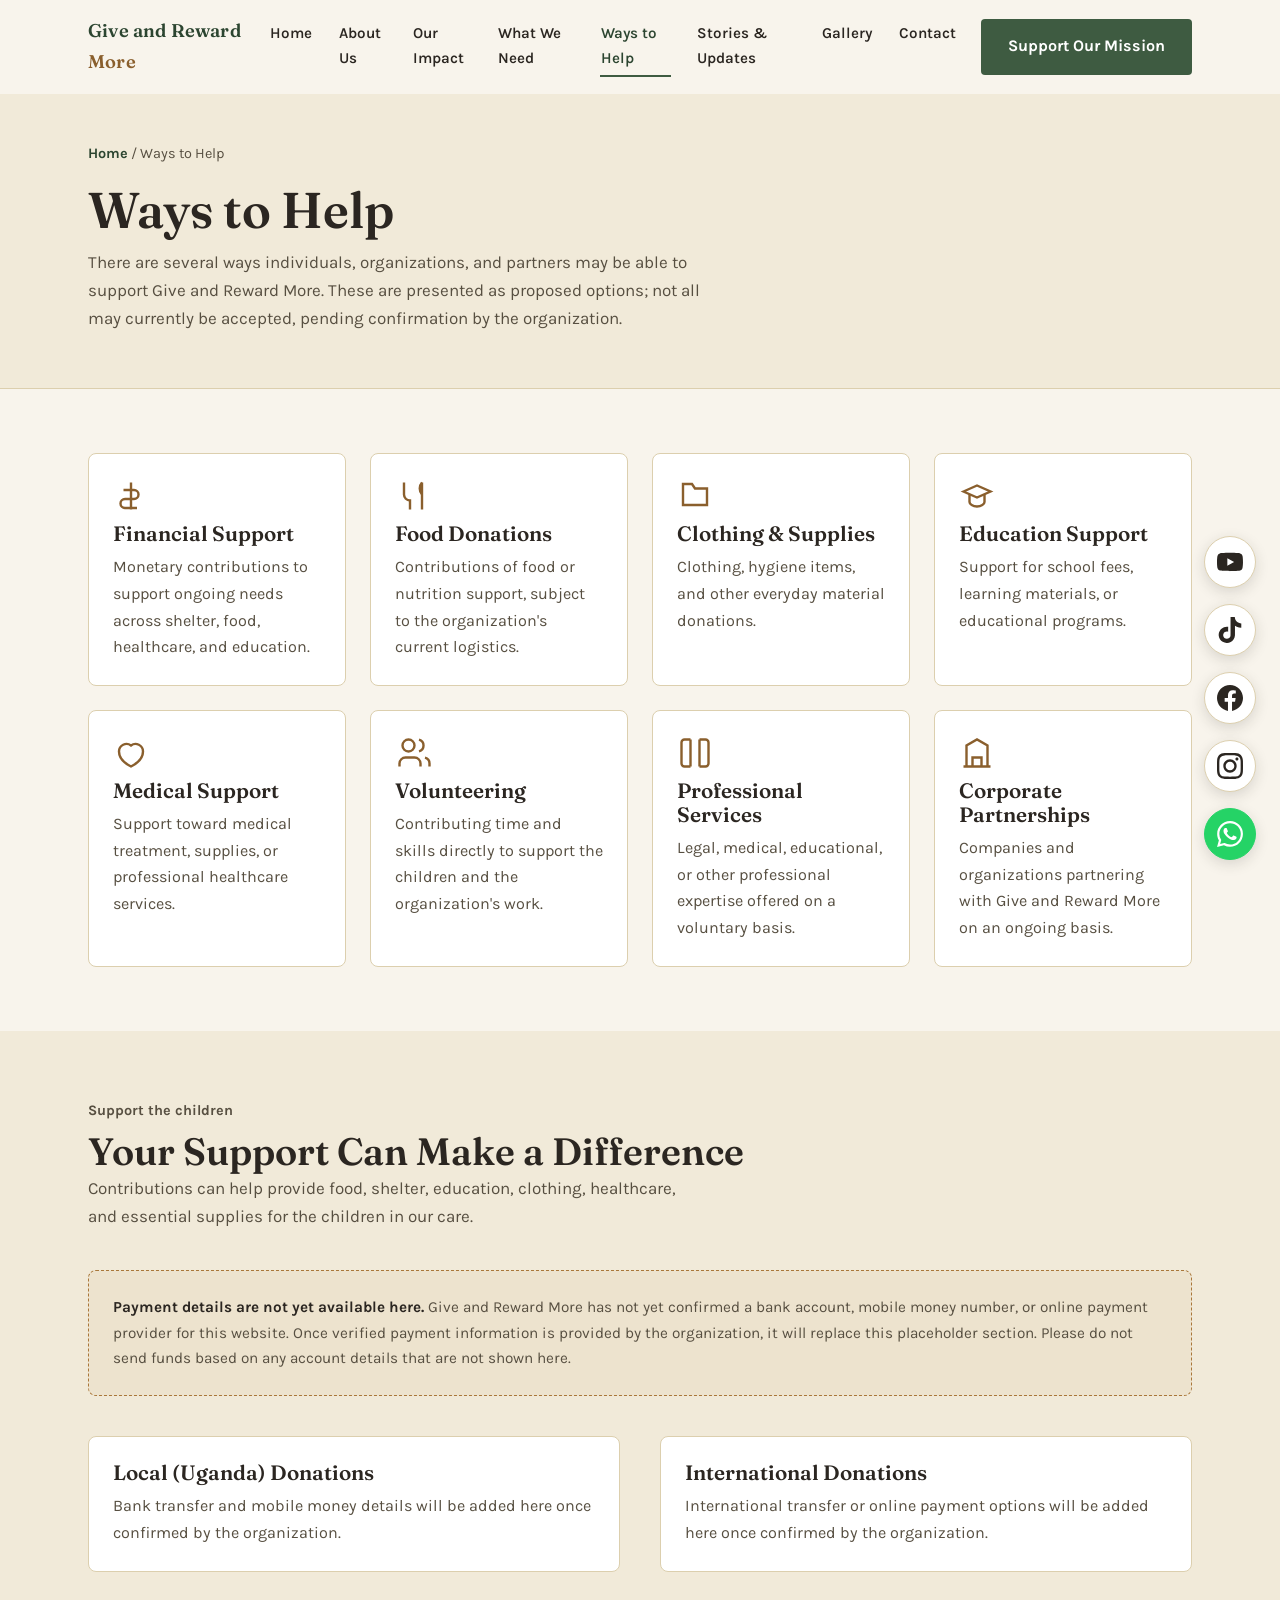
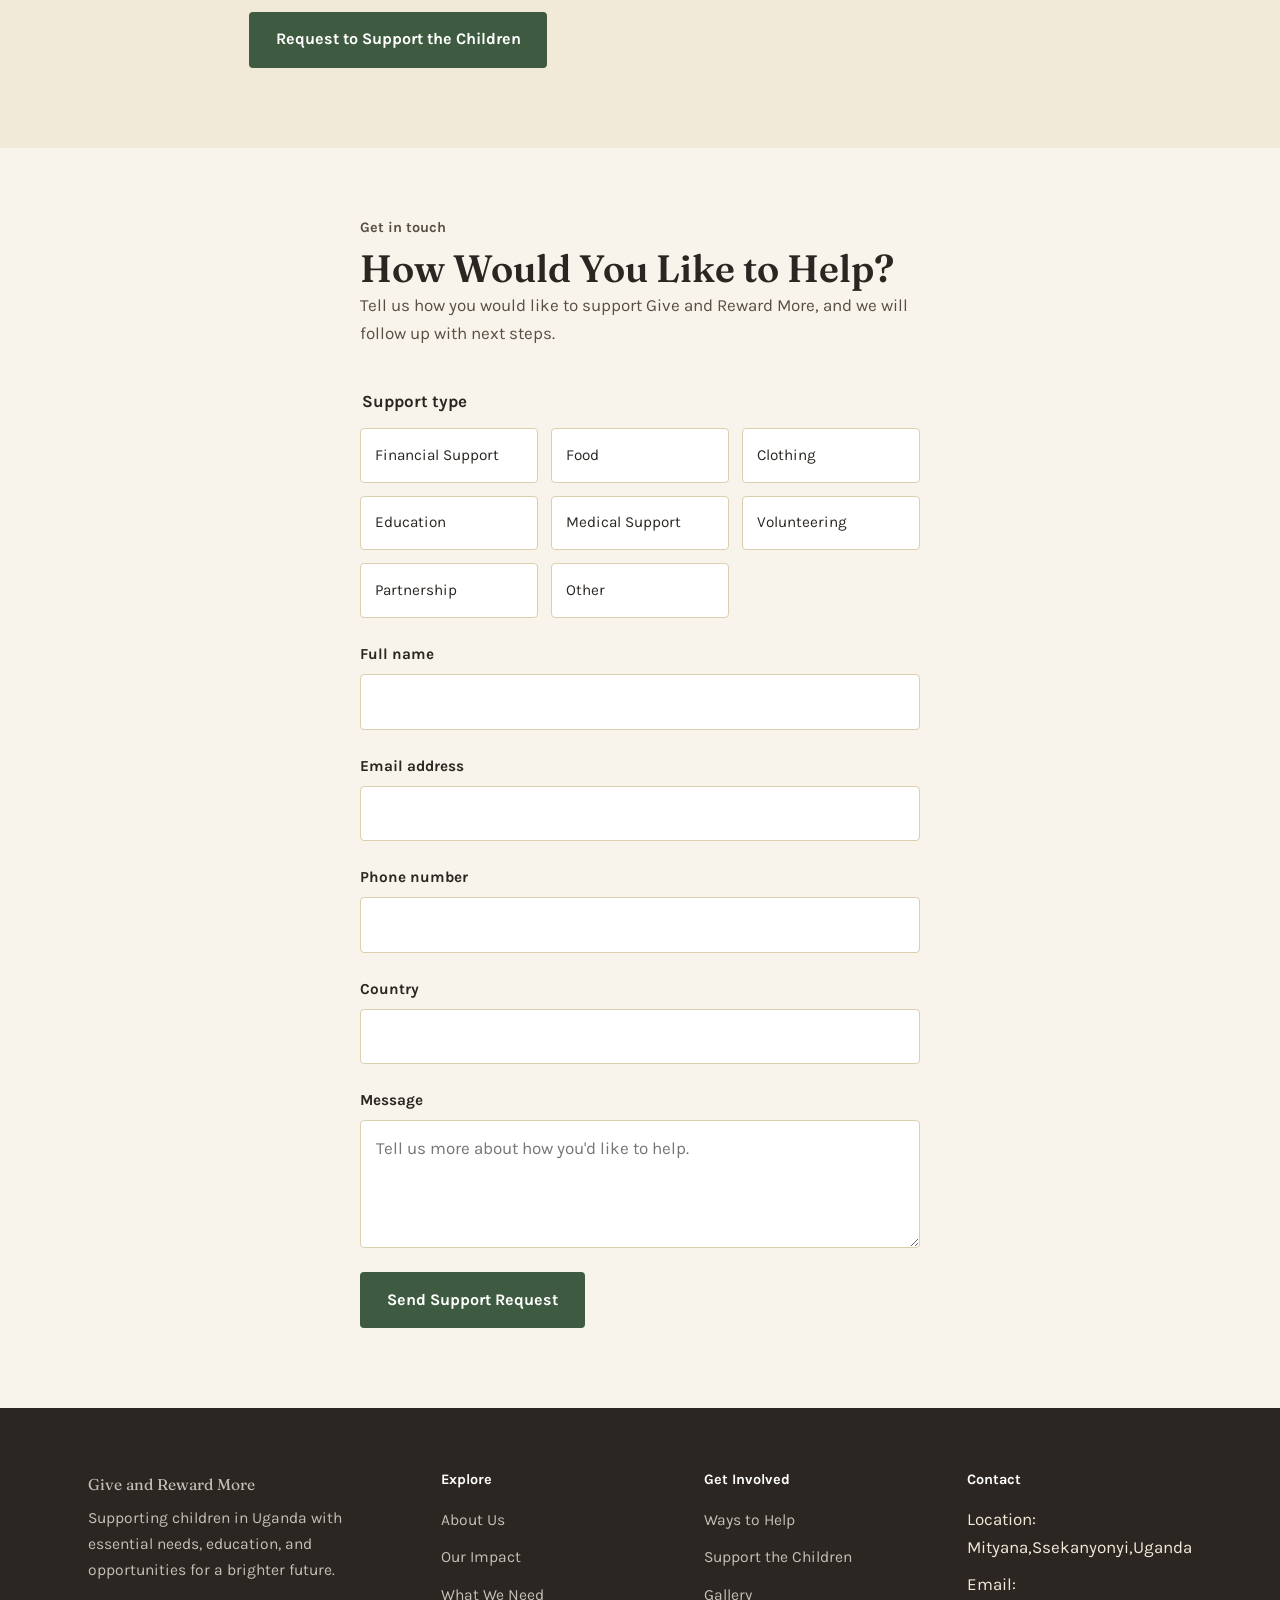
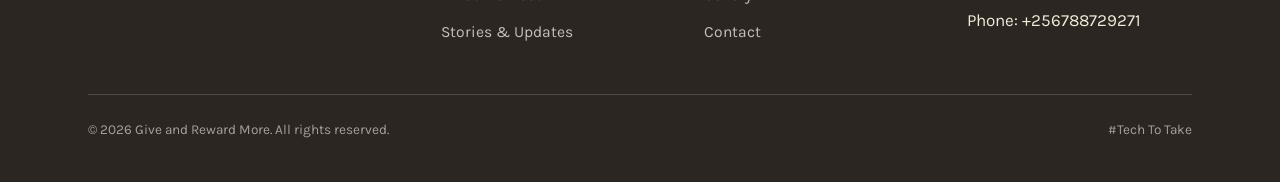
<file: ways-to-help.html>
<!DOCTYPE html>
<html lang="en">
<head>
  <meta charset="UTF-8">
  <meta name="viewport" content="width=device-width, initial-scale=1.0">
  <title>Ways to Help | Give and Reward More</title>
  <meta name="description" content="Explore the different ways you can support Give and Reward More, including donations, supplies, volunteering, and partnerships.">
  <link rel="preconnect" href="https://fonts.googleapis.com">
  <link rel="preconnect" href="https://fonts.gstatic.com" crossorigin>
  <link href="https://fonts.googleapis.com/css2?family=Fraunces:opsz,wght@9..144,400;9..144,600;9..144,700&family=Karla:wght@400;500;700&display=swap" rel="stylesheet">
  <link rel="stylesheet" href="css/style.css">
  <link rel="stylesheet" href="css/responsive.css">
</head>
<body>
  <a class="skip-link" href="#main">Skip to main content</a>

  <header class="site-header">
    <div class="container nav">
      <a href="index.html" class="nav__brand">Give and Reward <span>More</span></a>
      <button class="nav__toggle" aria-expanded="false" aria-controls="primary-nav" aria-label="Open menu">
        <span></span><span></span><span></span>
      </button>
      <nav id="primary-nav" class="nav__panel" aria-label="Primary">
        <div class="nav__panel-top">
          <span class="nav__brand">Give and Reward <span>More</span></span>
          <button class="nav__close nav__toggle" aria-label="Close menu">
            <span style="transform: translateY(7px) rotate(45deg);"></span>
            <span style="opacity:0;"></span>
            <span style="transform: translateY(-7px) rotate(-45deg);"></span>
          </button>
        </div>
        <ul class="nav__links">
          <li><a href="index.html">Home</a></li>
          <li><a href="about.html">About Us</a></li>
          <li><a href="impact.html">Our Impact</a></li>
          <li><a href="needs.html">What We Need</a></li>
          <li><a href="ways-to-help.html" aria-current="page">Ways to Help</a></li>
          <li><a href="stories.html">Stories &amp; Updates</a></li>
          <li><a href="gallery.html">Gallery</a></li>
          <li><a href="contact.html">Contact</a></li>
        </ul>
        <a class="btn btn--primary nav__cta" href="#support">Support Our Mission</a>
      </nav>
    </div>
  </header>

  <main id="main">

    <section class="page-header">
      <div class="container">
        <p class="breadcrumb"><a href="index.html">Home</a> / Ways to Help</p>
        <h1>Ways to Help</h1>
        <p>There are several ways individuals, organizations, and partners may be able to support Give and Reward More. These are presented as proposed options; not all may currently be accepted, pending confirmation by the organization.</p>
      </div>
    </section>

    <section class="section">
      <div class="container">
        <div class="help-grid reveal">
          <div class="help-item">
            <svg class="help-item__icon" viewBox="0 0 24 24" fill="none" stroke="currentColor" stroke-width="1.6" aria-hidden="true"><path d="M12 3v18M7 8h7a3 3 0 0 1 0 6H8a3 3 0 0 0 0 6h8"/></svg>
            <h3>Financial Support</h3>
            <p>Monetary contributions to support ongoing needs across shelter, food, healthcare, and education.</p>
          </div>
          <div class="help-item">
            <svg class="help-item__icon" viewBox="0 0 24 24" fill="none" stroke="currentColor" stroke-width="1.6" aria-hidden="true"><path d="M6 3v8a4 4 0 0 0 4 4v6"/><path d="M18 3c-2 2-2 6 0 8"/><path d="M18 3v18"/></svg>
            <h3>Food Donations</h3>
            <p>Contributions of food or nutrition support, subject to the organization's current logistics.</p>
          </div>
          <div class="help-item">
            <svg class="help-item__icon" viewBox="0 0 24 24" fill="none" stroke="currentColor" stroke-width="1.6" aria-hidden="true"><path d="M4 4h6l2 3h8v11H4Z"/></svg>
            <h3>Clothing &amp; Supplies</h3>
            <p>Clothing, hygiene items, and other everyday material donations.</p>
          </div>
          <div class="help-item">
            <svg class="help-item__icon" viewBox="0 0 24 24" fill="none" stroke="currentColor" stroke-width="1.6" aria-hidden="true"><path d="M3 9 12 5l9 4-9 4-9-4Z"/><path d="M7 11v5c0 1.5 2.2 3 5 3s5-1.5 5-3v-5"/></svg>
            <h3>Education Support</h3>
            <p>Support for school fees, learning materials, or educational programs.</p>
          </div>
          <div class="help-item">
            <svg class="help-item__icon" viewBox="0 0 24 24" fill="none" stroke="currentColor" stroke-width="1.6" aria-hidden="true"><path d="M12 21c-4-2-8-5-8-10a5 5 0 0 1 8-4 5 5 0 0 1 8 4c0 5-4 8-8 10Z"/></svg>
            <h3>Medical Support</h3>
            <p>Support toward medical treatment, supplies, or professional healthcare services.</p>
          </div>
          <div class="help-item">
            <svg class="help-item__icon" viewBox="0 0 24 24" fill="none" stroke="currentColor" stroke-width="1.6" aria-hidden="true"><path d="M17 21v-2a4 4 0 0 0-4-4H7a4 4 0 0 0-4 4v2"/><circle cx="9" cy="7" r="4"/><path d="M23 21v-2a4 4 0 0 0-3-3.87"/><path d="M16 3.13a4 4 0 0 1 0 7.75"/></svg>
            <h3>Volunteering</h3>
            <p>Contributing time and skills directly to support the children and the organization's work.</p>
          </div>
          <div class="help-item">
            <svg class="help-item__icon" viewBox="0 0 24 24" fill="none" stroke="currentColor" stroke-width="1.6" aria-hidden="true"><path d="M9 3H5a2 2 0 0 0-2 2v14a2 2 0 0 0 2 2h4M15 3h4a2 2 0 0 1 2 2v14a2 2 0 0 1-2 2h-4M9 3v18M15 3v18"/></svg>
            <h3>Professional Services</h3>
            <p>Legal, medical, educational, or other professional expertise offered on a voluntary basis.</p>
          </div>
          <div class="help-item">
            <svg class="help-item__icon" viewBox="0 0 24 24" fill="none" stroke="currentColor" stroke-width="1.6" aria-hidden="true"><path d="M3 21h18M5 21V7l7-4 7 4v14M9 21v-6h6v6"/></svg>
            <h3>Corporate Partnerships</h3>
            <p>Companies and organizations partnering with Give and Reward More on an ongoing basis.</p>
          </div>
        </div>
        
      </div>
    </section>

    <!-- DONATE SECTION -->
    <section id="donate" class="section section--alt">
      <div class="container">
        <div class="section-head reveal">
          <p class="kicker">Support the children</p>
          <h2>Your Support Can Make a Difference</h2>
          <p>Contributions can help provide food, shelter, education, clothing, healthcare, and essential supplies for the children in our care.</p>
        </div>

        <div class="notice reveal">
          <strong>Payment details are not yet available here.</strong> Give and Reward More has not yet confirmed a bank account, mobile money number, or online payment provider for this website. Once verified payment information is provided by the organization, it will replace this placeholder section. Please do not send funds based on any account details that are not shown here.
        </div>

        <div class="split reveal" style="margin-top: var(--space-4);">
          <div class="help-item">
            <h3>Local (Uganda) Donations</h3>
            <p>Bank transfer and mobile money details will be added here once confirmed by the organization.</p>
          </div>
          <div class="help-item">
            <h3>International Donations</h3>
            <p>International transfer or online payment options will be added here once confirmed by the organization.</p>
          </div>
        </div>

        <p class="text-center" style="margin-top: var(--space-4);">
          <a class="btn btn--primary" href="#support">Request to Support the Children</a>
        </p>
      </div>
    </section>

    <!-- SUPPORT REQUEST FORM -->
    <section id="support" class="section">
      <div class="container" style="max-width: 40rem; margin-inline: auto;">
        <div class="section-head reveal">
          <p class="kicker">Get in touch</p>
          <h2>How Would You Like to Help?</h2>
          <p>Tell us how you would like to support Give and Reward More, and we will follow up with next steps.</p>
        </div>

        <form id="support-form" class="reveal" novalidate>
          <div class="form-status" role="status" tabindex="-1"></div>
          <div class="visually-hidden" aria-hidden="true">
            <label for="support-website">Leave this field blank</label>
            <input type="text" id="support-website" name="website" tabindex="-1" autocomplete="off">
          </div>
          <fieldset style="border:0; padding:0; margin: 0 0 var(--space-3);">
            <legend style="font-weight:700; margin-bottom: 0.75em;">Support type</legend>
            <div class="support-type-grid">
              <label class="support-type"><input type="radio" name="support_type" value="Financial Support" required> Financial Support</label>
              <label class="support-type"><input type="radio" name="support_type" value="Food"> Food</label>
              <label class="support-type"><input type="radio" name="support_type" value="Clothing"> Clothing</label>
              <label class="support-type"><input type="radio" name="support_type" value="Education"> Education</label>
              <label class="support-type"><input type="radio" name="support_type" value="Medical Support"> Medical Support</label>
              <label class="support-type"><input type="radio" name="support_type" value="Volunteering"> Volunteering</label>
              <label class="support-type"><input type="radio" name="support_type" value="Partnership"> Partnership</label>
              <label class="support-type"><input type="radio" name="support_type" value="Other"> Other</label>
            </div>
          </fieldset>

          <div class="form-grid">
            <div class="field">
              <label for="support-name">Full name</label>
              <input type="text" id="support-name" name="full_name" required autocomplete="name">
              <span class="field-error" role="alert"></span>
            </div>
            <div class="field">
              <label for="support-email">Email address</label>
              <input type="email" id="support-email" name="email" required autocomplete="email">
              <span class="field-error" role="alert"></span>
            </div>
            <div class="field">
              <label for="support-phone">Phone number</label>
              <input type="tel" id="support-phone" name="phone" autocomplete="tel">
              <span class="field-error" role="alert"></span>
            </div>
            <div class="field">
              <label for="support-country">Country</label>
              <input type="text" id="support-country" name="country" required autocomplete="country-name">
              <span class="field-error" role="alert"></span>
            </div>
            <div class="field">
              <label for="support-message">Message</label>
              <textarea id="support-message" name="message" required placeholder="Tell us more about how you'd like to help."></textarea>
              <span class="field-error" role="alert"></span>
            </div>
          </div>

          <p style="margin-top: var(--space-3);">
            <button type="submit" class="btn btn--primary">Send Support Request</button>
          </p>
        </form>
      </div>
    </section>

  </main>

  <footer class="site-footer">
    <div class="container">
      <div class="footer-grid">
        <div class="footer-col">
          <p class="footer-brand">Give and Reward More</p>
          <p>Supporting children in Uganda with essential needs, education, and opportunities for a brighter future.</p>
        </div>
        <div class="footer-col">
          <h4>Explore</h4>
          <ul>
            <li><a href="about.html">About Us</a></li>
            <li><a href="impact.html">Our Impact</a></li>
            <li><a href="needs.html">What We Need</a></li>
            <li><a href="stories.html">Stories &amp; Updates</a></li>
          </ul>
        </div>
        <div class="footer-col">
          <h4>Get Involved</h4>
          <ul>
            <li><a href="ways-to-help.html">Ways to Help</a></li>
            <li><a href="ways-to-help.html#donate">Support the Children</a></li>
            <li><a href="gallery.html">Gallery</a></li>
            <li><a href="contact.html">Contact</a></li>
          </ul>
        </div>
        <div class="footer-col">
          <h4>Contact</h4>
          <ul>
            <li>Location: Mityana,Ssekanyonyi,Uganda</li>
            <li>Email: </li>
            <li>Phone: +256788729271</li>
          </ul>
        </div>
      </div>
      <div class="footer-bottom">
        <p>&copy; <span data-current-year>2026</span> Give and Reward More. All rights reserved.</p>
        <p>#Tech To Take</p>
      </div>
    </div>
  </footer>

  <!-- Floating Social Media & WhatsApp -->
  <div class="floating-social" aria-label="Social media and contact links">
    <a href="https://wa.me/256788729271" class="floating-social__btn floating-social__btn--whatsapp" target="_blank" rel="noopener noreferrer" aria-label="Contact us on WhatsApp">
      <svg viewBox="0 0 24 24" fill="currentColor" aria-hidden="true">
        <path d="M17.472 14.382c-.297-.149-1.758-.867-2.03-.967-.273-.099-.471-.148-.67.15-.197.297-.767.966-.94 1.164-.173.199-.347.223-.644.075-.297-.15-1.255-.463-2.39-1.475-.883-.788-1.48-1.761-1.653-2.059-.173-.297-.018-.458.13-.606.134-.133.298-.347.446-.52.149-.174.198-.298.298-.497.099-.198.05-.371-.025-.52-.075-.149-.669-1.612-.916-2.207-.242-.579-.487-.5-.669-.51-.173-.008-.371-.01-.57-.01-.198 0-.52.074-.792.372-.272.297-1.04 1.016-1.04 2.479 0 1.462 1.065 2.875 1.213 3.074.149.198 2.096 3.2 5.077 4.487.709.306 1.262.489 1.694.625.712.227 1.36.195 1.871.118.571-.085 1.758-.719 2.006-1.413.248-.694.248-1.289.173-1.413-.074-.124-.272-.198-.57-.347m-5.421 7.403h-.004a9.87 9.87 0 01-5.031-1.378l-.361-.214-3.741.982.998-3.648-.235-.374a9.86 9.86 0 01-1.51-5.26c.001-5.45 4.436-9.884 9.888-9.884 2.64 0 5.122 1.03 6.988 2.898a9.825 9.825 0 012.893 6.994c-.003 5.45-4.437 9.884-9.885 9.884m8.413-18.297A11.815 11.815 0 0012.05 0C5.495 0 .16 5.335.157 11.892c0 2.096.547 4.142 1.588 5.945L.057 24l6.305-1.654a11.882 11.882 0 005.683 1.448h.005c6.554 0 11.89-5.335 11.893-11.893a11.821 11.821 0 00-3.48-8.413z"/>
      </svg>
    </a>
    <div class="floating-social__menu" aria-label="Additional social media links">
      <a href="#" class="floating-social__btn floating-social__btn--social" aria-label="Follow us on Instagram">
        <svg viewBox="0 0 24 24" fill="currentColor" aria-hidden="true">
          <path d="M12 2.163c3.204 0 3.584.012 4.85.07 3.252.148 4.771 1.691 4.919 4.919.058 1.265.069 1.645.069 4.849 0 3.205-.012 3.584-.069 4.849-.149 3.225-1.664 4.771-4.919 4.919-1.266.058-1.644.07-4.85.07-3.204 0-3.584-.012-4.849-.07-3.26-.149-4.771-1.699-4.919-4.92-.058-1.265-.07-1.644-.07-4.849 0-3.204.013-3.583.07-4.849.149-3.227 1.664-4.771 4.919-4.919 1.266-.057 1.645-.069 4.849-.069zm0-2.163c-3.259 0-3.667.014-4.947.072-4.358.2-6.78 2.618-6.98 6.98-.059 1.281-.073 1.689-.073 4.948 0 3.259.014 3.668.072 4.948.2 4.358 2.618 6.78 6.98 6.98 1.281.058 1.689.072 4.948.072 3.259 0 3.668-.014 4.948-.072 4.354-.2 6.782-2.618 6.979-6.98.059-1.28.073-1.689.073-4.948 0-3.259-.014-3.667-.072-4.947-.196-4.354-2.617-6.78-6.979-6.98-1.281-.059-1.69-.073-4.949-.073zm0 5.838c-3.403 0-6.162 2.759-6.162 6.162s2.759 6.163 6.162 6.163 6.162-2.759 6.162-6.163c0-3.403-2.759-6.162-6.162-6.162zm0 10.162c-2.209 0-4-1.79-4-4 0-2.209 1.791-4 4-4s4 1.791 4 4c0 2.21-1.791 4-4 4zm6.406-11.845c-.796 0-1.441.645-1.441 1.44s.645 1.44 1.441 1.44c.795 0 1.439-.645 1.439-1.44s-.644-1.44-1.439-1.44z"/>
        </svg>
      </a>
      <a href="#" class="floating-social__btn floating-social__btn--social" aria-label="Follow us on Facebook">
        <svg viewBox="0 0 24 24" fill="currentColor" aria-hidden="true">
          <path d="M24 12.073c0-6.627-5.373-12-12-12s-12 5.373-12 12c0 5.99 4.388 10.954 10.125 11.854v-8.385H7.078v-3.47h3.047V9.43c0-3.007 1.792-4.669 4.533-4.669 1.312 0 2.686.235 2.686.235v2.953H15.83c-1.491 0-1.956.925-1.956 1.874v2.25h3.328l-.532 3.47h-2.796v8.385C19.612 23.027 24 18.062 24 12.073z"/>
        </svg>
      </a>
      <a href="#" class="floating-social__btn floating-social__btn--social" aria-label="Follow us on TikTok">
        <svg viewBox="0 0 24 24" fill="currentColor" aria-hidden="true">
          <path d="M12.525.02c1.31-.02 2.61-.01 3.91-.02.08 1.53.63 3.09 1.75 4.17 1.12 1.11 2.7 1.62 4.24 1.79v4.03c-1.44-.05-2.89-.35-4.2-.97-.57-.26-1.1-.59-1.62-.93-.01 2.92.01 5.84-.02 8.75-.08 1.4-.54 2.79-1.35 3.94-1.31 1.92-3.58 3.17-5.91 3.21-1.43.08-2.86-.31-4.08-1.03-2.02-1.19-3.44-3.37-3.65-5.71-.02-.5-.03-1-.01-1.49.18-1.9 1.12-3.72 2.58-4.96 1.66-1.44 3.98-2.13 6.15-1.72.02 1.48-.04 2.96-.04 4.44-.99-.32-2.15-.23-3.02.37-.63.41-1.11 1.04-1.36 1.75-.21.51-.15 1.07-.14 1.61.24 1.64 1.82 3.02 3.5 2.87 1.12-.01 2.19-.66 2.77-1.61.19-.33.4-.67.41-1.06.1-1.79.06-3.57.07-5.36.01-4.03-.01-8.05.02-12.07z"/>
        </svg>
      </a>
      <a href="#" class="floating-social__btn floating-social__btn--social" aria-label="Follow us on YouTube">
        <svg viewBox="0 0 24 24" fill="currentColor" aria-hidden="true">
          <path d="M23.498 6.186a3.016 3.016 0 0 0-2.122-2.136C19.505 3.545 12 3.545 12 3.545s-7.505 0-9.377.505A3.017 3.017 0 0 0 .502 6.186C0 8.07 0 12 0 12s0 3.93.502 5.814a3.016 3.016 0 0 0 2.122 2.136c1.871.505 9.376.505 9.376.505s7.505 0 9.377-.505a3.015 3.015 0 0 0 2.122-2.136C24 15.93 24 12 24 12s0-3.93-.502-5.814zM9.545 15.568V8.432L15.818 12l-6.273 3.568z"/>
        </svg>
      </a>
    </div>
  </div>

  <script src="js/main.js"></script>
  <script src="js/forms.js"></script>
</body>
</html>
</file>
<file: css/style.css>
/* =========================================================
   GIVE AND REWARD MORE — Design System
   Mobile-first base styles. See responsive.css for breakpoints.
   ========================================================= */

/* ---------- Design tokens ---------- */
:root {
  /* Color: warm, earthen, non-clinical nonprofit palette */
  --color-cream: #F8F4EC;
  --color-cream-deep: #F1EAD9;
  --color-beige: #EDE3CE;
  --color-line: #DCCFAE;
  --color-charcoal: #2B2621;
  --color-charcoal-soft: #574F41;
  --color-green: #3E5B41;
  --color-green-deep: #2C4530;
  --color-green-pale: #E7EEE1;
  --color-gold: #A9773A;
  --color-gold-deep: #8A5F2D;
  --color-white: #FFFFFF;
  --color-focus: #1F6FBF;

  /* Type */
  --font-display: "Fraunces", Georgia, "Times New Roman", serif;
  --font-body: "Karla", "Segoe UI", Arial, sans-serif;

  --step-0: clamp(1rem, 0.96rem + 0.2vw, 1.0625rem);
  --step-1: clamp(1.15rem, 1.08rem + 0.35vw, 1.3rem);
  --step-2: clamp(1.4rem, 1.28rem + 0.6vw, 1.75rem);
  --step-3: clamp(1.75rem, 1.5rem + 1.1vw, 2.4rem);
  --step-4: clamp(2.1rem, 1.7rem + 1.8vw, 3.2rem);
  --step-5: clamp(2.5rem, 1.9rem + 2.8vw, 4.2rem);

  --space-1: 0.5rem;
  --space-2: 1rem;
  --space-3: 1.5rem;
  --space-4: 2.5rem;
  --space-5: 4rem;
  --space-6: 6rem;

  --radius-sm: 4px;
  --radius-md: 8px;
  --container-max: 74rem;
  --border-thin: 1px solid var(--color-line);
  --transition-base: 220ms cubic-bezier(0.4, 0, 0.2, 1);
}

/* ---------- Reset ---------- */
*, *::before, *::after { box-sizing: border-box; }
html { scroll-behavior: smooth; }
@media (prefers-reduced-motion: reduce) {
  html { scroll-behavior: auto; }
  *, *::before, *::after {
    animation-duration: 0.01ms !important;
    animation-iteration-count: 1 !important;
    transition-duration: 0.01ms !important;
    scroll-behavior: auto !important;
  }
}

body {
  margin: 0;
  font-family: var(--font-body);
  font-size: var(--step-0);
  line-height: 1.65;
  color: var(--color-charcoal);
  background: var(--color-cream);
}

img { max-width: 100%; display: block; }
svg { display: block; }
a { color: inherit; text-decoration: none; }
ul, ol { padding: 0; margin: 0; list-style: none; }
button { font: inherit; cursor: pointer; }
input, textarea, select { font: inherit; }

h1, h2, h3, h4 {
  font-family: var(--font-display);
  color: var(--color-charcoal);
  line-height: 1.15;
  margin: 0;
  font-weight: 600;
}

p { margin: 0 0 var(--space-2); max-width: 62ch; }

/* Visible focus states everywhere — accessibility floor */
a:focus-visible,
button:focus-visible,
input:focus-visible,
textarea:focus-visible,
select:focus-visible,
summary:focus-visible {
  outline: 3px solid var(--color-focus);
  outline-offset: 3px;
}

.skip-link {
  position: absolute;
  left: -999px;
  top: 0;
  background: var(--color-charcoal);
  color: var(--color-white);
  padding: 0.8em 1.2em;
  z-index: 1000;
  border-radius: 0 0 var(--radius-sm) 0;
}
.skip-link:focus {
  left: 0;
}

/* ---------- Layout helpers ---------- */
.container {
  width: 100%;
  max-width: var(--container-max);
  margin-inline: auto;
  padding-inline: var(--space-3);
}

.section {
  padding-block: var(--space-5);
}
.section--tight { padding-block: var(--space-4); }
.section--alt { background: var(--color-cream-deep); }
.section--deep { background: var(--color-green-deep); color: var(--color-white); }
.section--deep h2, .section--deep h3 { color: var(--color-white); }

.section-head {
  max-width: 42rem;
  margin-bottom: var(--space-4);
}
.section-head p { color: var(--color-charcoal-soft); }

.kicker {
  display: inline-block;
  font-family: var(--font-body);
  font-weight: 700;
  color: var(--color-gold-deep);
  font-size: 0.85em;
  margin-bottom: var(--space-1);
}

h2 { font-size: var(--step-3); }
h3 { font-size: var(--step-2); }

/* ---------- Buttons ---------- */
.btn {
  display: inline-flex;
  align-items: center;
  gap: 0.5em;
  padding: 0.85em 1.6em;
  border-radius: var(--radius-sm);
  font-weight: 700;
  font-size: 0.95em;
  border: 1px solid transparent;
  transition: background var(--transition-base), color var(--transition-base), border-color var(--transition-base), transform var(--transition-base);
  white-space: nowrap;
}
.btn:active { transform: translateY(1px); }

.btn--primary {
  background: var(--color-green);
  color: var(--color-white);
}
.btn--primary:hover { background: var(--color-green-deep); }

.btn--outline {
  background: transparent;
  border-color: currentColor;
  color: var(--color-charcoal);
}
.btn--outline:hover { background: var(--color-charcoal); color: var(--color-white); }

.btn--on-dark {
  border-color: var(--color-white);
  color: var(--color-white);
}
.btn--on-dark:hover { background: var(--color-white); color: var(--color-green-deep); }

.btn--gold {
  background: var(--color-gold);
  color: var(--color-white);
}
.btn--gold:hover { background: var(--color-gold-deep); }

.btn--sm { padding: 0.6em 1.2em; font-size: 0.85em; }

/* ---------- Site header / nav ---------- */
.site-header {
  position: sticky;
  top: 0;
  z-index: 500;
  background: rgba(248, 244, 236, 0.94);
  backdrop-filter: saturate(140%) blur(6px);
  border-bottom: 1px solid transparent;
  transition: border-color var(--transition-base), box-shadow var(--transition-base);
}
.site-header.is-scrolled {
  border-bottom-color: var(--color-line);
  box-shadow: 0 6px 18px -14px rgba(43, 38, 33, 0.35);
}

.nav {
  display: flex;
  align-items: center;
  justify-content: space-between;
  padding-block: var(--space-2);
}

.nav__brand {
  font-family: var(--font-display);
  font-weight: 600;
  font-size: 1.15rem;
  letter-spacing: 0.01em;
  color: var(--color-green-deep);
}
.nav__brand span { color: var(--color-gold-deep); }

.nav__toggle {
  display: inline-flex;
  flex-direction: column;
  justify-content: center;
  gap: 5px;
  width: 42px;
  height: 42px;
  background: transparent;
  border: 1px solid var(--color-line);
  border-radius: var(--radius-sm);
  padding: 0;
}
.nav__toggle span {
  display: block;
  height: 2px;
  margin-inline: 10px;
  background: var(--color-charcoal);
  transition: transform var(--transition-base), opacity var(--transition-base);
}
.nav__toggle[aria-expanded="true"] span:nth-child(1) { transform: translateY(7px) rotate(45deg); }
.nav__toggle[aria-expanded="true"] span:nth-child(2) { opacity: 0; }
.nav__toggle[aria-expanded="true"] span:nth-child(3) { transform: translateY(-7px) rotate(-45deg); }

.nav__panel {
  position: fixed;
  inset: 0;
  top: 0;
  background: var(--color-cream);
  padding: var(--space-3);
  transform: translateX(100%);
  transition: transform var(--transition-base);
  display: flex;
  flex-direction: column;
  overflow-y: auto;
}
.nav__panel.is-open { transform: translateX(0); }

.nav__panel-top {
  display: flex;
  justify-content: space-between;
  align-items: center;
  margin-bottom: var(--space-4);
}

.nav__links {
  display: flex;
  flex-direction: column;
  gap: var(--space-1);
  font-family: var(--font-display);
  font-size: var(--step-2);
}
.nav__links a {
  display: block;
  padding: 0.5em 0;
  border-bottom: var(--border-thin);
}
.nav__links a[aria-current="page"] { color: var(--color-green-deep); }

.nav__cta { margin-top: var(--space-4); }

/* ---------- Hero ---------- */
.hero {
  padding-block: var(--space-4) var(--space-5);
}
.hero__grid {
  display: grid;
  gap: var(--space-4);
}
.hero__eyebrow {
  color: var(--color-green);
  font-weight: 700;
  margin-bottom: var(--space-1);
}
.hero h1 {
  font-size: var(--step-5);
  margin-bottom: var(--space-2);
}
.hero__lede {
  font-size: var(--step-1);
  color: var(--color-charcoal-soft);
  margin-bottom: var(--space-3);
}
.hero__actions {
  display: flex;
  flex-wrap: wrap;
  gap: var(--space-2);
  margin-bottom: var(--space-3);
}
.hero__media {
  border-radius: var(--radius-md);
  overflow: hidden;
  border: var(--border-thin);
  aspect-ratio: 4 / 5;
}
.hero__media img { width: 100%; height: 100%; object-fit: cover; }

.hero__note {
  font-size: 0.85em;
  color: var(--color-charcoal-soft);
  border-left: 3px solid var(--color-gold);
  padding-left: var(--space-2);
}

/* Single orchestrated entrance for the hero only */
.hero__grid > * { opacity: 0; transform: translateY(14px); animation: hero-in 700ms ease-out forwards; }
.hero__grid > *:nth-child(2) { animation-delay: 120ms; }
@keyframes hero-in { to { opacity: 1; transform: translateY(0); } }
@media (prefers-reduced-motion: reduce) {
  .hero__grid > * { opacity: 1; transform: none; animation: none; }
}

/* ---------- Two-column intro / feature blocks ---------- */
.split {
  display: grid;
  gap: var(--space-4);
  align-items: center;
}
.split__media { border-radius: var(--radius-md); overflow: hidden; border: var(--border-thin); aspect-ratio: 4 / 5; }
.split__media img { width: 100%; height: 100%; object-fit: cover; }
.split--reverse .split__media { order: -1; }

/* ---------- Stat strip ---------- */
.stats {
  display: grid;
  gap: var(--space-3);
  grid-template-columns: repeat(2, 1fr);
}
.stat {
  padding: var(--space-3);
  border: var(--border-thin);
  border-radius: var(--radius-md);
  background: var(--color-white);
}
.stat__number {
  font-family: var(--font-display);
  font-size: var(--step-4);
  color: var(--color-green-deep);
  display: block;
}
.stat__label {
  color: var(--color-charcoal-soft);
  font-size: 0.9em;
}
.stat__placeholder {
  display: block;
  margin-top: 0.4em;
  font-size: 0.72em;
  color: var(--color-gold-deep);
  font-style: italic;
}

/* ---------- Needs / help rows (deliberately not a SaaS card grid) ---------- */
.need-list {
  border-top: var(--border-thin);
}
.need-row {
  display: grid;
  gap: var(--space-2);
  padding-block: var(--space-3);
  border-bottom: var(--border-thin);
  align-items: start;
}
.need-row__icon {
  width: 44px;
  height: 44px;
  color: var(--color-green-deep);
}
.need-row h3 { font-size: var(--step-1); margin-bottom: 0.3em; }
.need-row p { color: var(--color-charcoal-soft); margin-bottom: var(--space-1); }
.need-row__status {
  display: inline-block;
  font-size: 0.75em;
  font-weight: 700;
  color: var(--color-gold-deep);
  border: 1px solid var(--color-gold);
  border-radius: 999px;
  padding: 0.2em 0.8em;
  margin-bottom: 0.6em;
}

/* ---------- Ways-to-help table-like list ---------- */
.help-grid {
  display: grid;
  gap: var(--space-3);
}
.help-item {
  padding: var(--space-3);
  background: var(--color-white);
  border: var(--border-thin);
  border-radius: var(--radius-md);
}
.help-item h3 { font-size: var(--step-1); margin-bottom: 0.4em; }
.help-item p { color: var(--color-charcoal-soft); font-size: 0.95em; margin-bottom: 0; }
.help-item__icon { width: 36px; height: 36px; color: var(--color-gold-deep); margin-bottom: var(--space-1); }

/* ---------- Story / update cards ---------- */
.story-grid {
  display: grid;
  gap: var(--space-3);
}
.story-card {
  background: var(--color-white);
  border: var(--border-thin);
  border-radius: var(--radius-md);
  overflow: hidden;
  display: flex;
  flex-direction: column;
}
.story-card__media { aspect-ratio: 4 / 3; overflow: hidden; }
.story-card__media img { width: 100%; height: 100%; object-fit: cover; transition: transform var(--transition-base); }
.story-card:hover .story-card__media img { transform: scale(1.03); }
.story-card__body { padding: var(--space-2) var(--space-3) var(--space-3); }
.story-card__meta {
  display: flex;
  gap: var(--space-2);
  font-size: 0.8em;
  color: var(--color-charcoal-soft);
  margin-bottom: 0.5em;
}
.story-card__meta .category { color: var(--color-green-deep); font-weight: 700; }
.story-card h3 { font-size: var(--step-1); margin-bottom: 0.4em; }
.story-card p { color: var(--color-charcoal-soft); font-size: 0.95em; }
.story-card__link { font-weight: 700; color: var(--color-green-deep); display: inline-block; margin-top: 0.4em; }

/* ---------- Gallery ---------- */
.gallery-grid {
  display: grid;
  gap: var(--space-2);
  grid-template-columns: repeat(2, 1fr);
}
.gallery-item {
  border: 0;
  padding: 0;
  background: none;
  border-radius: var(--radius-sm);
  overflow: hidden;
  aspect-ratio: 1 / 1;
  position: relative;
}
.gallery-item img { width: 100%; height: 100%; object-fit: cover; transition: transform var(--transition-base); }
.gallery-item:hover img { transform: scale(1.04); }
.gallery-item__caption {
  position: absolute;
  inset-inline: 0;
  bottom: 0;
  padding: 0.6em 0.8em;
  background: linear-gradient(to top, rgba(43,38,33,0.75), transparent);
  color: var(--color-white);
  font-size: 0.78em;
  text-align: left;
}

.lightbox {
  position: fixed;
  inset: 0;
  background: rgba(20, 18, 15, 0.92);
  display: none;
  align-items: center;
  justify-content: center;
  z-index: 900;
  padding: var(--space-3);
}
.lightbox.is-open { display: flex; }
.lightbox__figure { max-width: 60rem; width: 100%; }
.lightbox__figure img { width: 100%; border-radius: var(--radius-sm); }
.lightbox__caption { color: var(--color-cream); text-align: center; margin-top: var(--space-2); font-size: 0.9em; }
.lightbox__close, .lightbox__prev, .lightbox__next {
  position: absolute;
  background: rgba(248, 244, 236, 0.12);
  color: var(--color-white);
  border: 1px solid rgba(248, 244, 236, 0.4);
  border-radius: 999px;
  width: 44px;
  height: 44px;
}
.lightbox__close { top: var(--space-3); right: var(--space-3); }
.lightbox__prev { left: var(--space-2); top: 50%; transform: translateY(-50%); }
.lightbox__next { right: var(--space-2); top: 50%; transform: translateY(-50%); }

/* ---------- Forms ---------- */
.form-grid {
  display: grid;
  gap: var(--space-3);
}
.field { display: flex; flex-direction: column; gap: 0.4em; }
.field label { font-weight: 700; font-size: 0.9em; }
.field input,
.field select,
.field textarea {
  padding: 0.75em 0.9em;
  border: 1px solid var(--color-line);
  border-radius: var(--radius-sm);
  background: var(--color-white);
  color: var(--color-charcoal);
}
.field textarea { resize: vertical; min-height: 8rem; }
.field-hint { font-size: 0.8em; color: var(--color-charcoal-soft); }
.field-error {
  font-size: 0.82em;
  color: #7A2E2E;
  display: none;
}
.field.has-error input,
.field.has-error select,
.field.has-error textarea { border-color: #7A2E2E; }
.field.has-error .field-error { display: block; }

.support-type-grid {
  display: grid;
  gap: 0.75em;
  grid-template-columns: repeat(2, 1fr);
}
.support-type {
  border: 1px solid var(--color-line);
  border-radius: var(--radius-sm);
  padding: 0.9em;
  cursor: pointer;
  background: var(--color-white);
  transition: border-color var(--transition-base), background var(--transition-base);
  font-size: 0.9em;
}
.support-type input { position: absolute; opacity: 0; pointer-events: none; }
.support-type:has(input:checked) {
  border-color: var(--color-green);
  background: var(--color-green-pale);
  font-weight: 700;
}

.form-status {
  padding: 0.9em 1.1em;
  border-radius: var(--radius-sm);
  font-size: 0.9em;
  margin-bottom: var(--space-2);
  display: none;
}
.form-status.is-visible { display: block; }
.form-status--success { background: var(--color-green-pale); color: var(--color-green-deep); border: 1px solid var(--color-green); }
.form-status--error { background: #F5E6E1; color: #7A2E2E; border: 1px solid #C98A79; }

/* ---------- Placeholder / consent notice ---------- */
.notice {
  background: var(--color-beige);
  border: 1px dashed var(--color-gold);
  border-radius: var(--radius-md);
  padding: var(--space-3);
  font-size: 0.9em;
  color: var(--color-charcoal-soft);
}
.notice strong { color: var(--color-charcoal); }

/* ---------- Footer ---------- */
.site-footer {
  background: var(--color-charcoal);
  color: var(--color-cream-deep);
  padding-block: var(--space-5) var(--space-3);
}
.footer-grid {
  display: grid;
  gap: var(--space-4);
  margin-bottom: var(--space-4);
}
.footer-brand {
  font-family: var(--font-display);
  font-size: var(--step-1);
  color: var(--color-white);
  margin-bottom: var(--space-1);
}
.footer-col h4 {
  color: var(--color-white);
  font-family: var(--font-body);
  font-size: 0.85em;
  font-weight: 700;
  margin-bottom: var(--space-2);
}
.footer-col a, .footer-col p { color: rgba(248, 244, 236, 0.75); font-size: 0.92em; }
.footer-col li { margin-bottom: 0.5em; }
.footer-col a:hover { color: var(--color-white); }
.footer-bottom {
  border-top: 1px solid rgba(248, 244, 236, 0.18);
  padding-top: var(--space-3);
  display: flex;
  flex-wrap: wrap;
  gap: var(--space-2);
  justify-content: space-between;
  font-size: 0.8em;
  color: rgba(248, 244, 236, 0.6);
}

/* ---------- Scroll reveal ---------- */
.reveal {
  opacity: 0;
  transform: translateY(16px);
  transition: opacity 600ms ease-out, transform 600ms ease-out;
}
.reveal.is-visible { opacity: 1; transform: translateY(0); }
@media (prefers-reduced-motion: reduce) {
  .reveal { opacity: 1; transform: none; transition: none; }
}

/* ---------- Page header (interior pages) ---------- */
.page-header {
  padding-block: var(--space-4);
  background: var(--color-cream-deep);
  border-bottom: var(--border-thin);
}
.page-header h1 { font-size: var(--step-4); }
.page-header p { color: var(--color-charcoal-soft); margin-top: var(--space-1); }
.breadcrumb {
  font-size: 0.85em;
  color: var(--color-charcoal-soft);
  margin-bottom: var(--space-2);
}
.breadcrumb a { color: var(--color-green-deep); font-weight: 700; }

/* ---------- Values / approach list ---------- */
.value-list {
  display: grid;
  gap: var(--space-3);
}
.value-item h3 { font-size: var(--step-1); margin-bottom: 0.3em; }
.value-item p { color: var(--color-charcoal-soft); }

/* ---------- Utility ---------- */
.visually-hidden {
  position: absolute;
  width: 1px; height: 1px;
  padding: 0; margin: -1px;
  overflow: hidden;
  clip: rect(0,0,0,0);
  white-space: nowrap;
  border: 0;
}
.text-center { text-align: center; }
.mt-0 { margin-top: 0; }

/* ---------- Floating Social Media & WhatsApp ---------- */
.floating-social {
  position: fixed;
  bottom: var(--space-4);
  right: var(--space-3);
  z-index: 400;
  display: flex;
  flex-direction: column-reverse;
  gap: var(--space-2);
  align-items: flex-end;
}

.floating-social__btn {
  display: flex;
  align-items: center;
  justify-content: center;
  width: 52px;
  height: 52px;
  border-radius: 999px;
  background: var(--color-white);
  color: var(--color-charcoal);
  border: 1px solid var(--color-line);
  box-shadow: 0 4px 14px rgba(43, 38, 33, 0.15);
  transition: transform var(--transition-base), box-shadow var(--transition-base), background var(--transition-base), color var(--transition-base);
  opacity: 0;
  transform: translateY(12px);
  animation: float-in 500ms ease-out forwards;
}

.floating-social__btn:hover {
  transform: translateY(-3px);
  box-shadow: 0 8px 20px rgba(43, 38, 33, 0.22);
}

.floating-social__btn:focus-visible {
  outline: 3px solid var(--color-focus);
  outline-offset: 3px;
}

.floating-social__btn svg {
  width: 26px;
  height: 26px;
}

.floating-social__btn--whatsapp {
  background: #25D366;
  color: var(--color-white);
  border-color: #25D366;
  animation-delay: 0ms;
}

.floating-social__btn--whatsapp:hover {
  background: #20BA5A;
  border-color: #20BA5A;
}

.floating-social__menu {
  display: flex;
  flex-direction: column-reverse;
  gap: var(--space-2);
  align-items: flex-end;
}

.floating-social__btn--social {
  animation-delay: 80ms;
}

.floating-social__btn--social:nth-child(2) { animation-delay: 120ms; }
.floating-social__btn--social:nth-child(3) { animation-delay: 160ms; }
.floating-social__btn--social:nth-child(4) { animation-delay: 200ms; }

@keyframes float-in {
  to {
    opacity: 1;
    transform: translateY(0);
  }
}

@media (prefers-reduced-motion: reduce) {
  .floating-social__btn {
    opacity: 1;
    transform: none;
    animation: none;
  }
  .floating-social__btn:hover {
    transform: none;
  }
}

/* Mobile adjustments to avoid navigation interference */
@media (max-width: 43.74em) {
  .floating-social {
    bottom: var(--space-3);
    right: var(--space-2);
  }

  .floating-social__btn {
    width: 48px;
    height: 48px;
  }

  .floating-social__btn svg {
    width: 24px;
    height: 24px;
  }
}
</file>
<file: css/responsive.css>
/* =========================================================
   GIVE AND REWARD MORE — Responsive overrides
   Mobile styles live in style.css; this file layers on
   tablet and desktop refinements.
   ========================================================= */

/* ---------- Tablet: 700px+ ---------- */
@media (min-width: 43.75em) {
  .stats { grid-template-columns: repeat(4, 1fr); }
  .help-grid { grid-template-columns: repeat(2, 1fr); }
  .gallery-grid { grid-template-columns: repeat(3, 1fr); }
  .story-grid { grid-template-columns: repeat(2, 1fr); }
  .support-type-grid { grid-template-columns: repeat(3, 1fr); }

  .need-row {
    grid-template-columns: 56px 1fr auto;
  }
}

/* ---------- Desktop: 64em (1024px)+ ---------- */
@media (min-width: 64em) {
  .container { padding-inline: var(--space-4); }

  /* Nav switches from drawer to inline bar */
  .nav__toggle { display: none; }
  .nav__panel {
    position: static;
    inset: auto;
    transform: none;
    background: none;
    padding: 0;
    flex-direction: row;
    align-items: center;
    overflow: visible;
    width: auto;
  }
  .nav__panel-top { display: none; }
  .nav__links {
    flex-direction: row;
    gap: var(--space-3);
    font-family: var(--font-body);
    font-size: 0.95rem;
    font-weight: 600;
  }
  .nav__links a {
    border-bottom: 2px solid transparent;
    padding: 0.3em 0.1em;
  }
  .nav__links a:hover,
  .nav__links a[aria-current="page"] {
    border-bottom-color: var(--color-green);
  }
  .nav__cta { margin-top: 0; margin-left: var(--space-3); }

  .hero__grid {
    grid-template-columns: 1.05fr 0.95fr;
    align-items: center;
  }
  .hero__media { order: 2; }

  .split { grid-template-columns: 1fr 1fr; }

  .stats { grid-template-columns: repeat(4, 1fr); }

  .need-list { border-top: none; }
  .need-row {
    grid-template-columns: 64px 1fr 200px;
    gap: var(--space-3);
  }

  .help-grid { grid-template-columns: repeat(4, 1fr); }
  .story-grid { grid-template-columns: repeat(3, 1fr); }
  .value-list { grid-template-columns: repeat(3, 1fr); }
  .gallery-grid { grid-template-columns: repeat(4, 1fr); }

  .footer-grid {
    grid-template-columns: 1.4fr 1fr 1fr 1fr;
  }

  .form-grid.form-grid--two {
    grid-template-columns: 1fr 1fr;
  }
  .form-grid.form-grid--two .field--full { grid-column: 1 / -1; }
}

/* ---------- Large desktop: 80em (1280px)+ ---------- */
@media (min-width: 80em) {
  .hero__grid { grid-template-columns: 1fr 1fr; }
}
</file>
